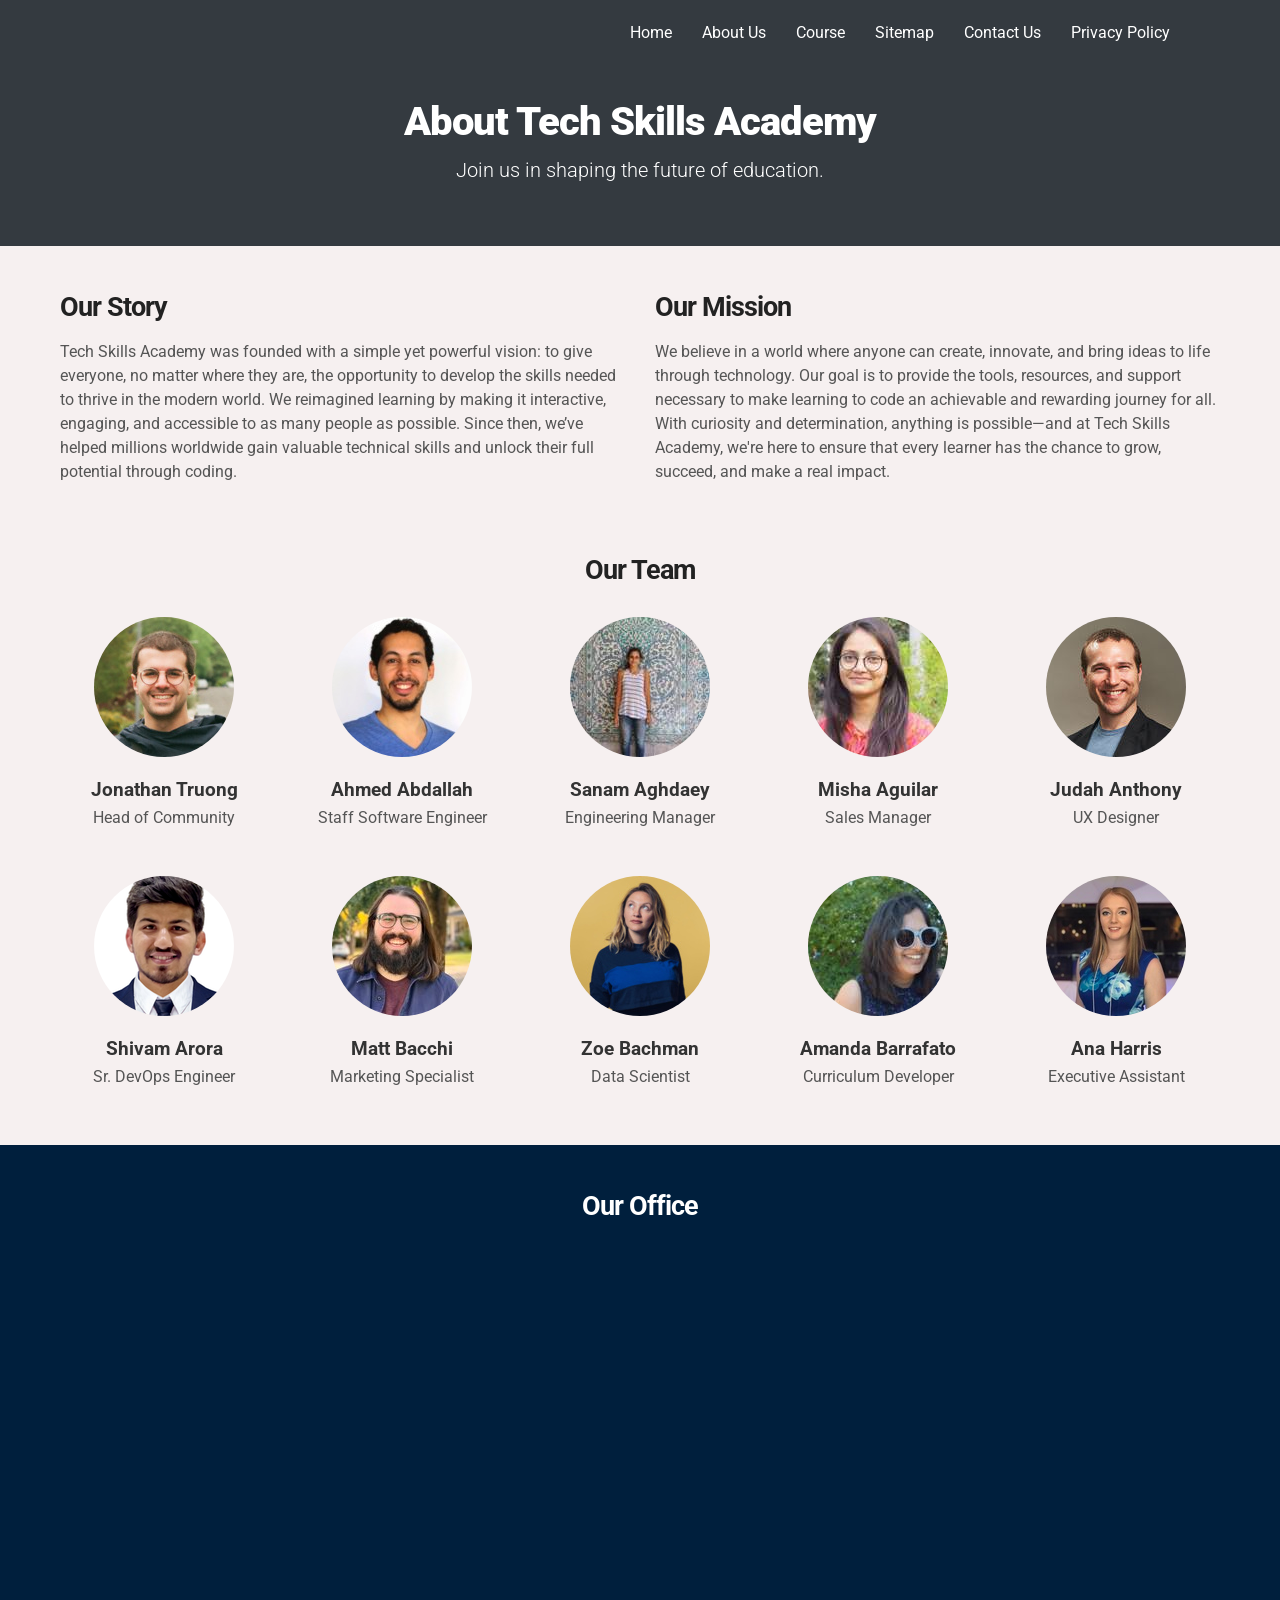
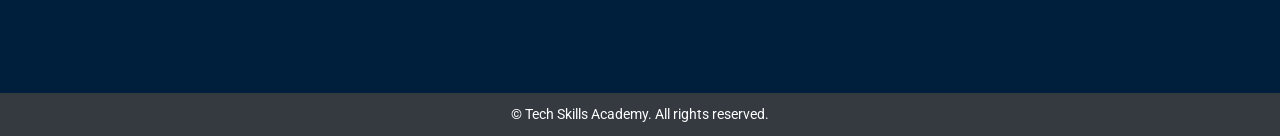
<file: pages/about-us.html>
<!DOCTYPE html>
<html lang="en">

<head>
  <meta charset="UTF-8">
  <meta name="viewport" content="width=device-width, initial-scale=1.0">

  <title>About Us | Tech Skills Academy</title>
  <meta name="description" content="Learn about Tech Skills Academy, our mission, and our commitment to quality IT education.">

  <link rel="stylesheet" href="../assets/css/styles.css">
</head>

<body>

  <header>
    <nav>
      <ul>
        <li><a href="../index.html">Home</a></li>
        <li><a href="../pages/about-us.html">About Us</a></li>
        <li><a href="../pages/course-list.html">Course</a>
          <ul>
            <li><a href="../pages/course-list.html">Programming</a>
              <ul>
                <li><a href="../pages/java-course.html">Programming in Java</a></li>
                <li><a href="../pages/dotnet-course.html">.Net Programming</a></li>
                <li><a href="../pages/html-course.html">Web Page Creation with HTML</a></li>
              </ul>
            </li>
            <li><a href="../pages/course-list.html">Office Tools</a>
              <ul>
                <li><a href="#">Microsoft Office</a></li>
              </ul>
            </li>
          </ul>
        </li>
        <li><a href="../pages/sitemap.html">Sitemap</a></li>
        <li><a href="../pages/contact-us.html">Contact Us</a></li>
        <li><a href="../pages/privacy-policy.html">Privacy Policy</a></li>
      </ul>
    </nav>
  </header>

  <main>
    
    <section class="main-header">
      <h1>About Tech Skills Academy</h1>
      <h2>Join us in shaping the future of education.</h2>
    </section>

    <section class="about-content">
      <div class="about-container">
        <!-- Our Story -->
        <div class="about-story" id="our-story">
          <h2>Our Story</h2>
          <p>Tech Skills Academy was founded with a simple yet powerful vision: to give everyone, no matter where they are,
            the opportunity to develop the skills needed to thrive in the modern world. We reimagined learning by making
            it interactive, engaging, and accessible to as many people as possible. Since then, we’ve helped millions
            worldwide gain valuable technical skills and unlock their full potential through coding.</p>
        </div>

        <!-- Our Mission -->
        <div class="about-mission" id="our-mission">
          <h2>Our Mission</h2>
          <p>We believe in a world where anyone can create, innovate, and bring ideas to life through technology. Our
            goal is to provide the tools, resources, and support necessary to make learning to code an achievable and
            rewarding journey for all. With curiosity and determination, anything is possible—and at Tech Skills Academy,
            we're here to ensure that every learner has the chance to grow, succeed, and make a real impact.</p>
        </div>
      </div>

      <!-- Our Team -->
      <div class="about-team" id="our-team">
        <h2>Our Team</h2>
        <div class="team-container">
          <div class="team-member">
            <img src="../assets/images/team1.jpg" alt="Jonathan Truong">
            <h3>Jonathan Truong</h3>
            <p>Head of Community</p>
          </div>
          <div class="team-member">
            <img src="../assets/images/team2.jpg" alt="Ahmed Abdallah">
            <h3>Ahmed Abdallah</h3>
            <p>Staff Software Engineer</p>
          </div>
          <div class="team-member">
            <img src="../assets/images/team3.jpg" alt="Sanam Aghdaey">
            <h3>Sanam Aghdaey</h3>
            <p>Engineering Manager</p>
          </div>
          <div class="team-member">
            <img src="../assets/images/team4.jpg" alt="Misha Aguilar">
            <h3>Misha Aguilar</h3>
            <p>Sales Manager</p>
          </div>
          <div class="team-member">
            <img src="../assets/images/team5.jpg" alt="Judah Anthony">
            <h3>Judah Anthony</h3>
            <p>UX Designer</p>
          </div>
          <div class="team-member">
            <img src="../assets/images/team6.jpg" alt="Shivam Arora">
            <h3>Shivam Arora</h3>
            <p>Sr. DevOps Engineer</p>
          </div>
          <div class="team-member">
            <img src="../assets/images/team7.jpg" alt="Matt Bacchi">
            <h3>Matt Bacchi</h3>
            <p>Marketing Specialist</p>
          </div>
          <div class="team-member">
            <img src="../assets/images/team8.jpg" alt="Zoe Bachman">
            <h3>Zoe Bachman</h3>
            <p>Data Scientist</p>
          </div>
          <div class="team-member">
            <img src="../assets/images/team9.jpg" alt="Amanda Barrafato">
            <h3>Amanda Barrafato</h3>
            <p>Curriculum Developer</p>
          </div>
          <div class="team-member">
            <img src="../assets/images/team10.jpg" alt="Ana Harris">
            <h3>Ana Harris</h3>
            <p>Executive Assistant</p>
          </div>
        </div>
      </div>
    </section>

    <!-- Our Location -->
    <section id="office-location">
      <h2>Our Office</h2>
      <div class="map-container">
        <iframe
          src="https://www.google.com/maps/embed?pb=!1m18!1m12!1m3!1d3971.9351263590847!2d100.32158757447539!3d5.426826834936176!2m3!1f0!2f0!3f0!3m2!1i1024!2i768!4f13.1!3m3!1m2!1s0x304ac3a170118c59%3A0x60f1644fb8a9685e!2sWawasan%20Open%20University!5e0!3m2!1sen!2smy!4v1740678207536!5m2!1sen!2smy"
          width="600" height="400" style="border:0;" allowfullscreen="" loading="lazy">
        </iframe>
      </div>
    </section>

  </main>

  <footer>
    <p>&copy; Tech Skills Academy. All rights reserved.</p>
  </footer>

  <script src="https://code.jquery.com/jquery-3.6.0.min.js"></script>
  <script src="../assets/js/script.js"></script>
</body>

</html>
</file>
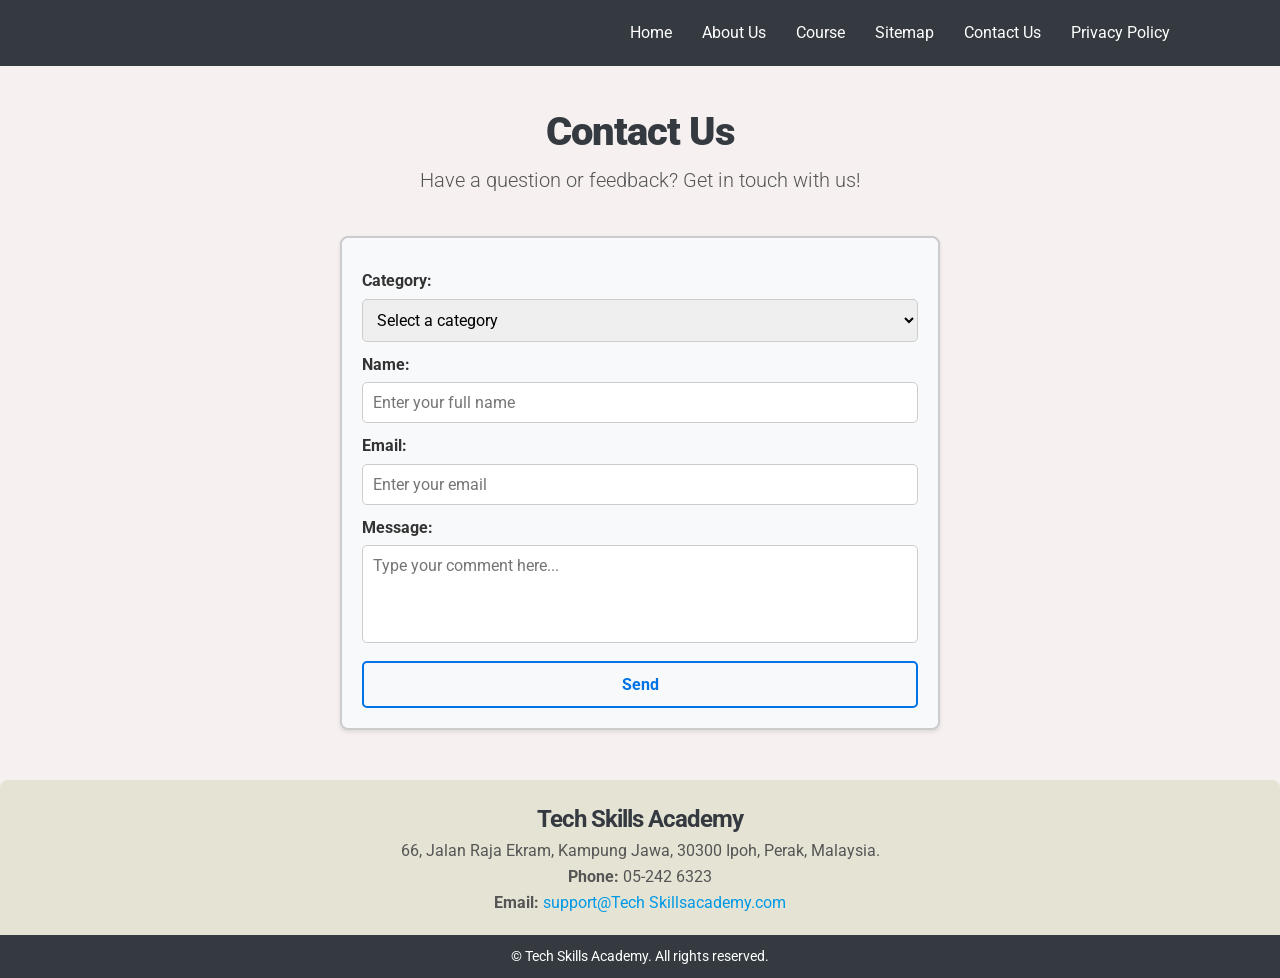
<file: pages/contact-us.html>
<!DOCTYPE html>
<html lang="en">

<head>
  <meta charset="UTF-8">
  <meta name="viewport" content="width=device-width, initial-scale=1.0">

  <title>Contact Us | Tech Skills Academy</title>
  <meta name="description" content="Contact Tech Skills Academy for course enquiries, registration, and training information.">

  <link rel="stylesheet" href="../assets/css/styles.css">
</head>

<body>

  <header>
    <nav>
      <ul>
        <li><a href="../index.html">Home</a></li>
        <li><a href="../pages/about-us.html">About Us</a></li>
        <li><a href="../pages/course-list.html">Course</a>
          <ul>
            <li><a href="../pages/course-list.html">Programming</a>
              <ul>
                <li><a href="../pages/java-course.html">Programming in Java</a></li>
                <li><a href="../pages/dotnet-course.html">.Net Programming</a></li>
                <li><a href="../pages/html-course.html">Web Page Creation with HTML</a></li>
              </ul>
            </li>
            <li><a href="../pages/course-list.html">Office Tools</a>
              <ul>
                <li><a href="#">Microsoft Office</a></li>
              </ul>
            </li>
          </ul>
        </li>
        <li><a href="../pages/sitemap.html">Sitemap</a></li>
        <li><a href="../pages/contact-us.html">Contact Us</a></li>
        <li><a href="../pages/privacy-policy.html">Privacy Policy</a></li>
      </ul>
    </nav>
  </header>

  <main>
    
    <section class="contact-title">
      <h1>Contact Us</h1>
      <h2>Have a question or feedback? Get in touch with us!</h2>
    </section>

    <!-- Inquiry Form -->
    <section class="contact-form">
      <form action="#" method="POST">
        <label for="category">Category:</label>
        <select id="category" name="category" required>
          <option value="" disabled selected>Select a category</option>
          <option value="bug">Bug Report</option>
          <option value="feedback">General Feedback</option>
          <option value="suggestion">Suggestion</option>
          <option value="other">Other</option>
        </select>

        <label for="name">Name:</label>
        <input type="text" id="name" name="name" placeholder="Enter your full name" required>

        <label for="email">Email:</label>
        <input type="email" id="email" name="email" placeholder="Enter your email" required>

        <label for="message">Message:</label>
        <textarea id="message" name="message" rows="4" placeholder="Type your comment here..." required></textarea>

        <button type="submit">Send</button>
      </form>
    </section>

    <section class="contact-info">
      <h3>Tech Skills Academy</h3>
      <p>66, Jalan Raja Ekram, Kampung Jawa, 30300 Ipoh, Perak, Malaysia.<br>
        <strong>Phone:</strong> 05-242 6323<br>
        <strong>Email:</strong> <a href="mailto:support@Tech Skillsacademy.com">support@Tech Skillsacademy.com</a>
      </p>
    </section>

  </main>

  <footer>
    <p>&copy; Tech Skills Academy. All rights reserved.</p>
  </footer>

  <script src="https://code.jquery.com/jquery-3.6.0.min.js"></script>
  <script src="../assets/js/script.js"></script>
</body>

</html>
</file>
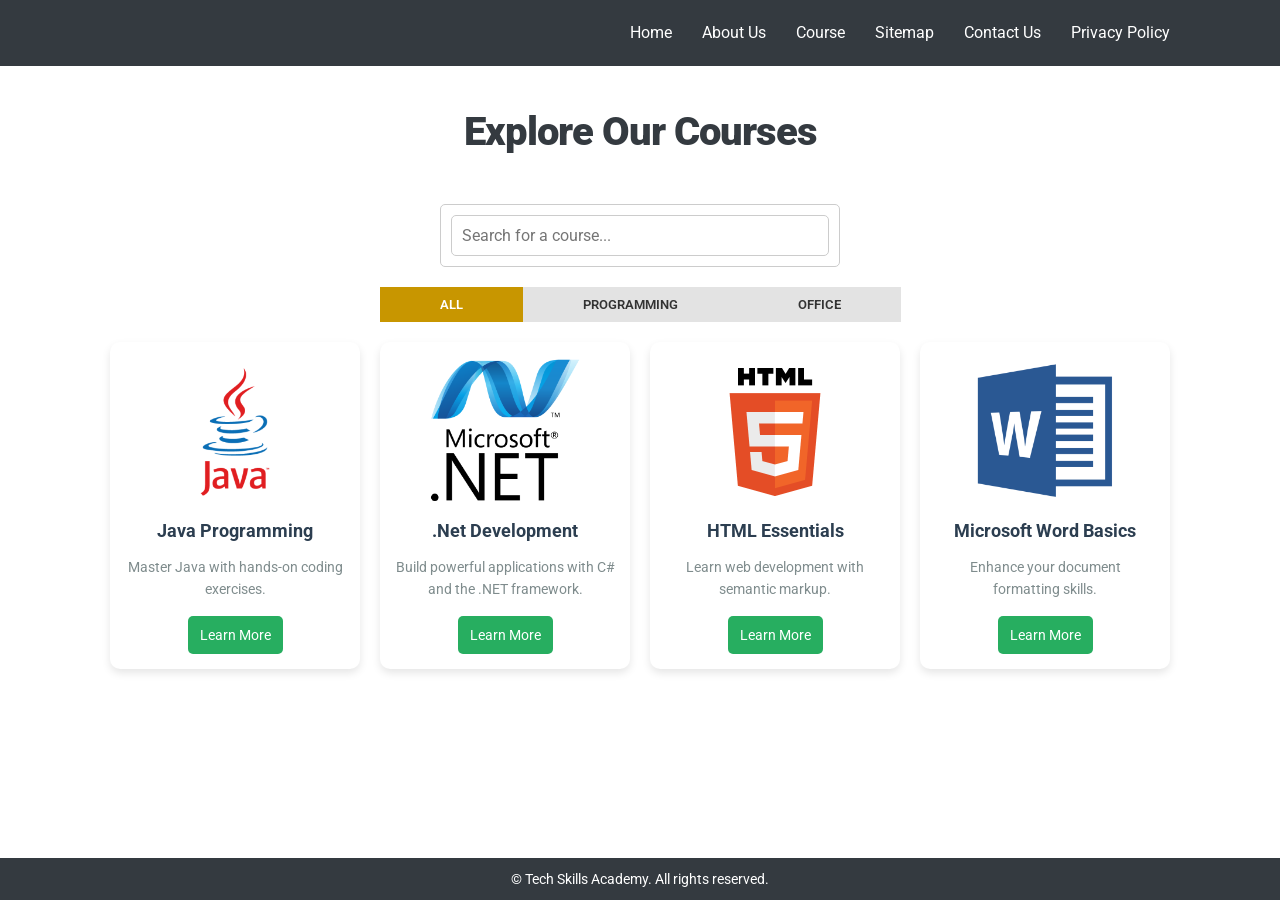
<file: pages/course-list.html>
<!DOCTYPE html>
<html lang="en">

<head>
  <meta charset="UTF-8">
  <meta name="viewport" content="width=device-width, initial-scale=1.0">

  <title>Course List | Tech Skills Academy</title>
  <meta name="description" content="Browse a selection of IT training courses offered by Tech Skills Academy.">
  
  <link rel="stylesheet" href="../assets/css/styles.css">
</head>

<body>

  <header>
    <nav>
      <ul>
        <li><a href="../index.html">Home</a></li>
        <li><a href="../pages/about-us.html">About Us</a></li>
        <li><a href="../pages/course-list.html">Course</a>
          <ul>
            <li><a href="../pages/course-list.html">Programming</a>
              <ul>
                <li><a href="../pages/java-course.html">Programming in Java</a></li>
                <li><a href="../pages/dotnet-course.html">.Net Programming</a></li>
                <li><a href="../pages/html-course.html">Web Page Creation with HTML</a></li>
              </ul>
            </li>
            <li><a href="../pages/course-list.html">Office Tools</a>
              <ul>
                <li><a href="#">Microsoft Office</a></li>
              </ul>
            </li>
          </ul>
        </li>
        <li><a href="../pages/sitemap.html">Sitemap</a></li>
        <li><a href="../pages/contact-us.html">Contact Us</a></li>
        <li><a href="../pages/privacy-policy.html">Privacy Policy</a></li>
      </ul>
    </nav>
  </header>

  <main class="course-page">

    <section class="course-title">
      <h1>Explore Our Courses</h1>
    </section>

    <div class="course-listing-container">

      <!-- Search Bar -->
      <div class="search-bar">
        <input type="text" id="course-search" placeholder="Search for a course...">
      </div>

      <!-- Course Category Filters -->
      <div class="tab-menu">
        <button class="filter-button active" data-filter="all">ALL</button>
        <button class="filter-button" data-filter="programming">PROGRAMMING</button>
        <button class="filter-button" data-filter="office-tools">OFFICE</button>
      </div>

      <!-- Course Listing Grid -->
      <div class="course-grid">
        <!-- Course Item -->
        <div class="course-item" data-category="programming">
          <img src="../assets/images/course-list1.png" alt="Java Course">
          <h2>Java Programming</h2>
          <p>Master Java with hands-on coding exercises.</p>
          <a href="../pages/java-course.html" class="btn">Learn More</a>
        </div>

        <div class="course-item" data-category="programming">
          <img src="../assets/images/course-list2.png" alt=".Net Course">
          <h2>.Net Development</h2>
          <p>Build powerful applications with C# and the .NET framework.</p>
          <a href="../pages/dotnet-course.html" class="btn">Learn More</a>
        </div>

        <div class="course-item" data-category="programming">
          <img src="../assets/images/course-list3.png" alt="HTML Course">
          <h2>HTML Essentials</h2>
          <p>Learn web development with semantic markup.</p>
          <a href="../pages/html-course.html" class="btn">Learn More</a>
        </div>

        <div class="course-item" data-category="office-tools">
          <img src="../assets/images/course-list4.png" alt="MS Word Course">
          <h2>Microsoft Word Basics</h2>
          <p>Enhance your document formatting skills.</p>
          <a href="#" class="btn">Learn More</a>
        </div>
      </div>
    </div>
    
  </main>

  <footer>
    <p>&copy; Tech Skills Academy. All rights reserved.</p>
  </footer>
  <script src="https://code.jquery.com/jquery-3.6.0.min.js"></script>
  <script src="../assets/js/script.js"></script>
</body>

</html>
</file>
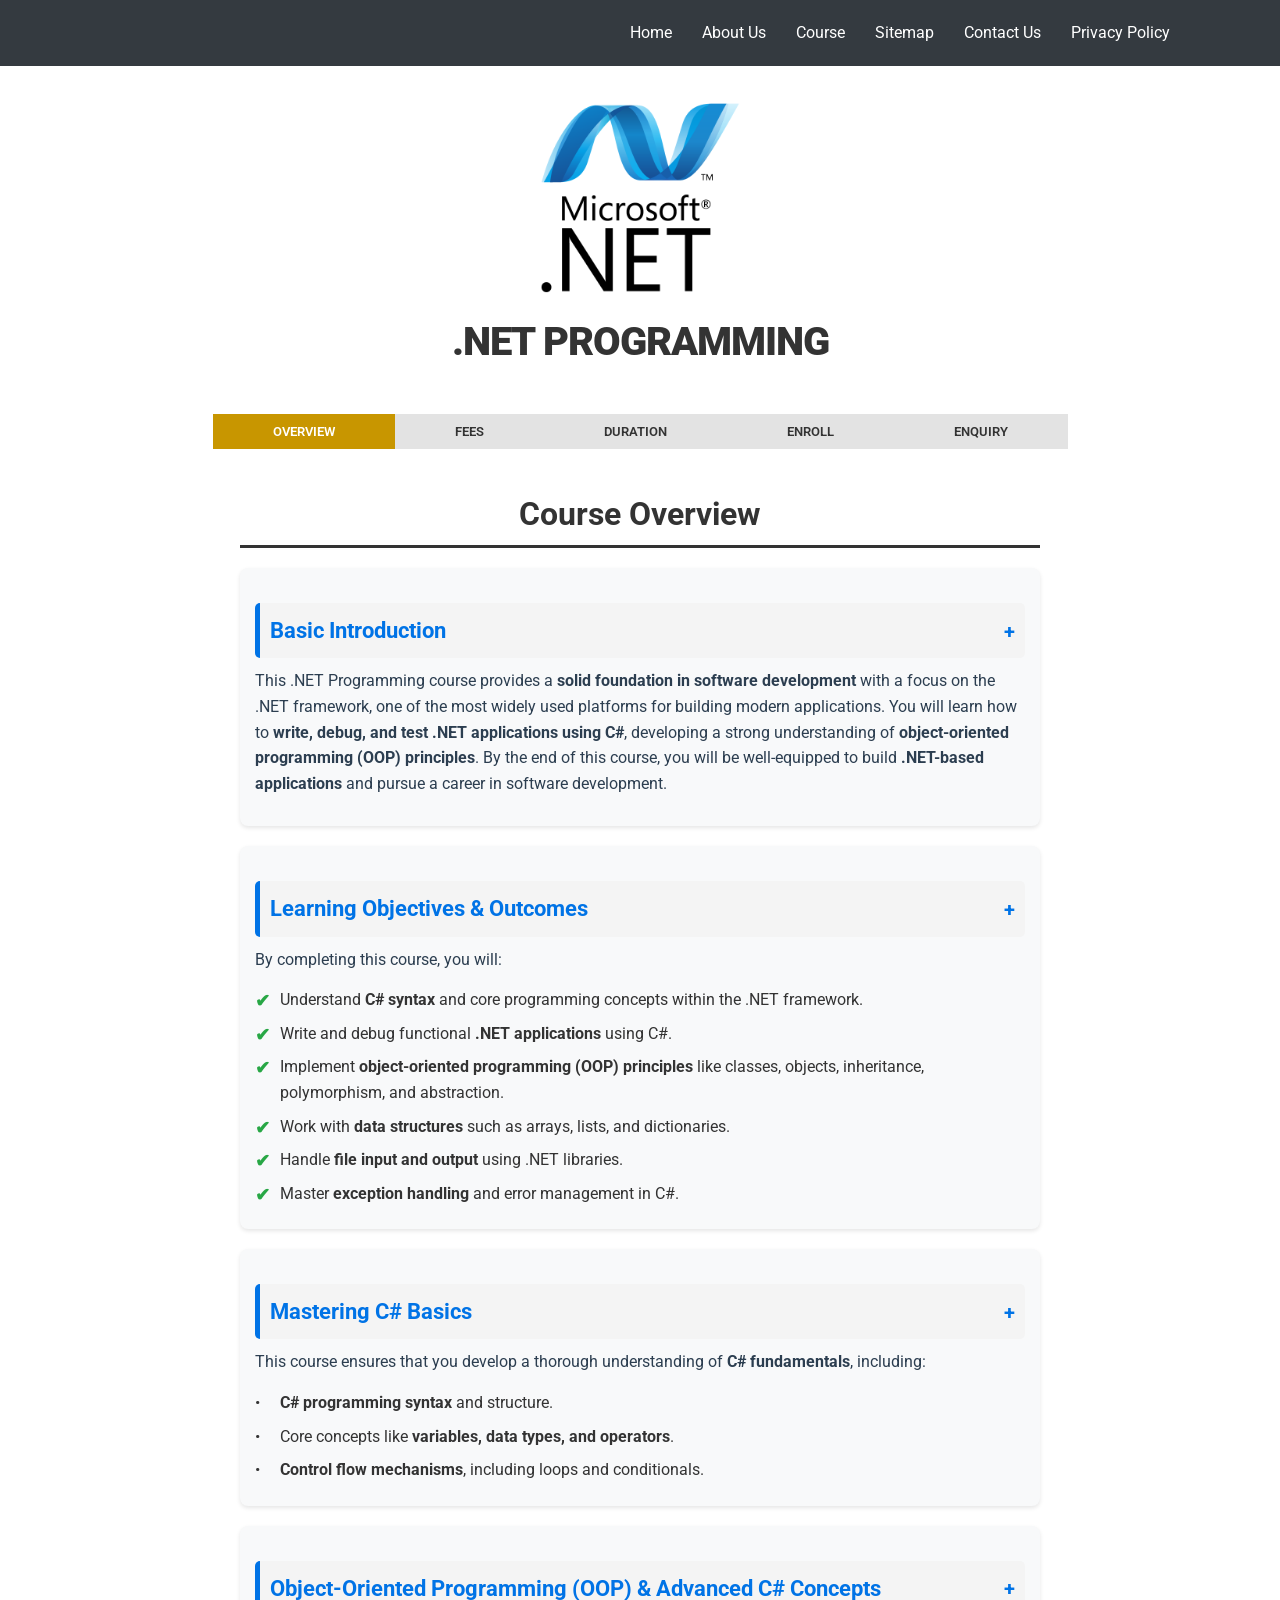
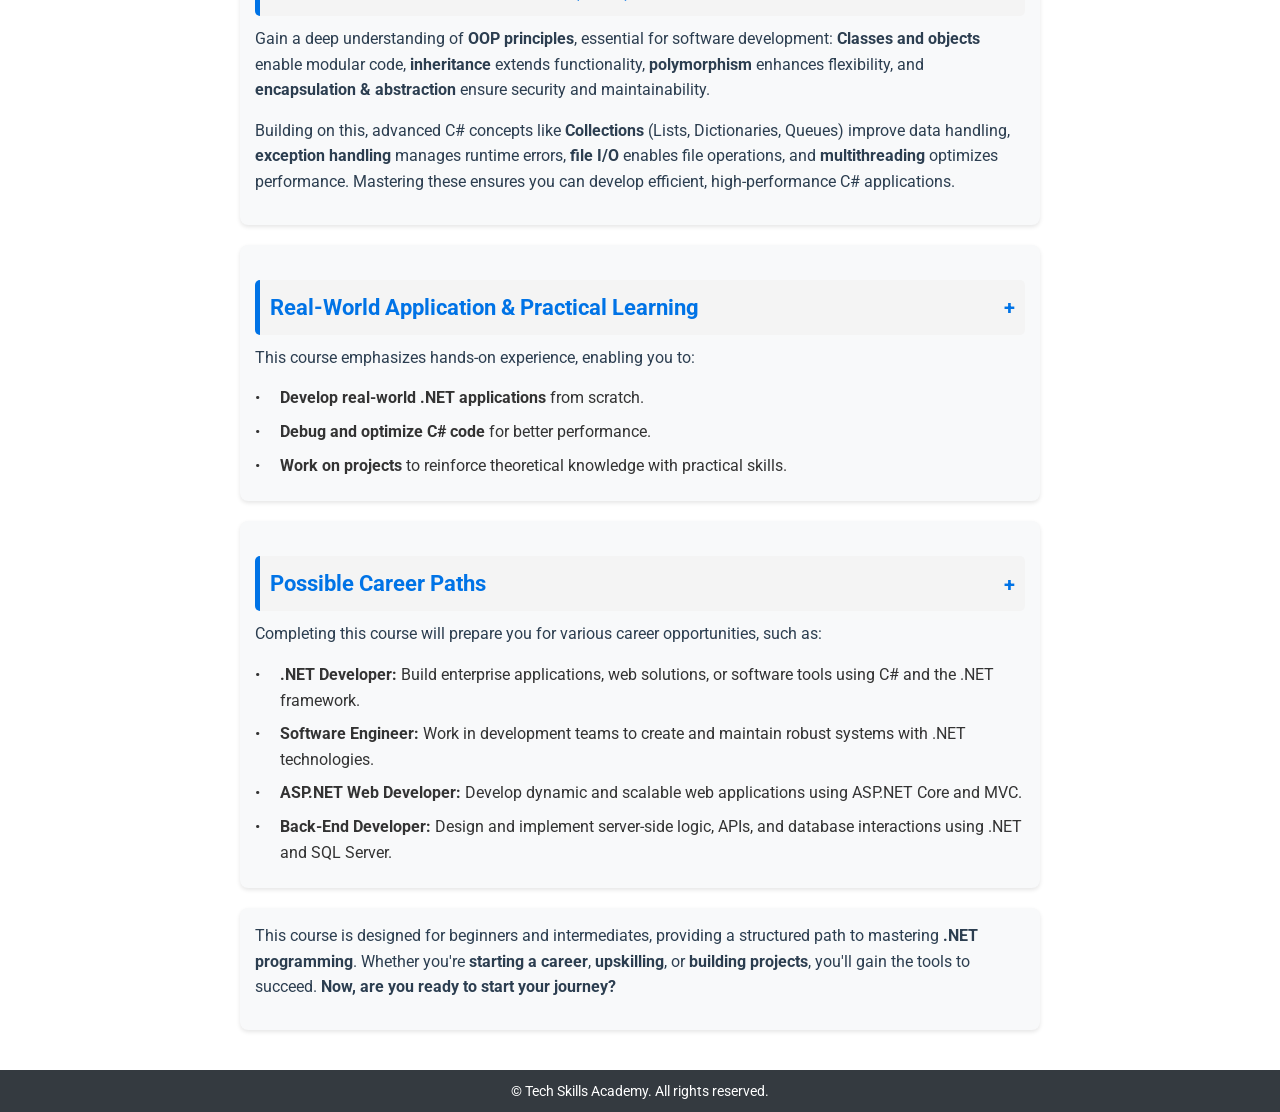
<file: pages/dotnet-course.html>
<!DOCTYPE html>
<html lang="en">

<head>
  <meta charset="UTF-8">
  <meta name="viewport" content="width=device-width, initial-scale=1.0">

  <title>.Net Course | Tech SkillsAcademy</title>
  <meta name="description" content="Learn about the .NET Programming course and its learning outcomes.">
  
  <link rel="stylesheet" href="../assets/css/styles.css">
</head>

<body>

  <header>
    <nav>
      <ul>
        <li><a href="../index.html">Home</a></li>
        <li><a href="../pages/about-us.html">About Us</a></li>
        <li><a href="../pages/course-list.html">Course</a>
          <ul>
            <li><a href="../pages/course-list.html">Programming</a>
              <ul>
                <li><a href="../pages/java-course.html">Programming in Java</a></li>
                <li><a href="../pages/dotnet-course.html">.Net Programming</a></li>
                <li><a href="../pages/html-course.html">Web Page Creation with HTML</a></li>
              </ul>
            </li>
            <li><a href="../pages/course-list.html">Office Tools</a>
              <ul>
                <li><a href="#">Microsoft Office</a></li>
              </ul>
            </li>
          </ul>
        </li>
        <li><a href="../pages/sitemap.html">Sitemap</a></li>
        <li><a href="../pages/contact-us.html">Contact Us</a></li>
        <li><a href="../pages/privacy-policy.html">Privacy Policy</a></li>
      </ul>
    </nav>
  </header>

  <main class="course-page">
    
    <section class="course-header">
      <img id="course-header-img" src="../assets/images/course-list2.png"
        alt=".Net Course Logo">
      <h1 id="course-title">.NET PROGRAMMING</h1>
    </section>

    <div class="tab-menu">
      <button class="tab-button active" data-target="overview">OVERVIEW</button>
      <button class="tab-button" data-target="fees">FEES</button>
      <button class="tab-button" data-target="duration">DURATION</button>
      <button class="tab-button" data-target="enroll">ENROLL</button>
      <button class="tab-button" data-target="enquiry">ENQUIRY</button>
    </div>

    <!-- Course Overview -->
    <div class="tab-content active" id="overview">
      <h2>Course Overview</h2>

      <section class="section" id="intro">
        <h3 class="toggle-title">Basic Introduction <span class="toggle-icon">+</span></h3>
        <div class="toggle-content">
          <p>This .NET Programming course provides a <strong>solid foundation in software development</strong> with a
            focus on the .NET framework, one of the most widely used platforms for building modern applications. You
            will learn how to <strong>write, debug, and test .NET applications using C#</strong>, developing a strong
            understanding of <strong>object-oriented programming (OOP) principles</strong>. By the end of this course,
            you will be well-equipped to build <strong>.NET-based applications</strong> and pursue a career in software
            development.</p>

        </div>
      </section>

      <section class="section" id="objectives">
        <h3 class="toggle-title">Learning Objectives & Outcomes <span class="toggle-icon">+</span></h3>
        <div class="toggle-content">
          <p>By completing this course, you will:</p>
          <ul>
            <li>Understand <strong>C# syntax</strong> and core programming concepts within the .NET framework.</li>
            <li>Write and debug functional <strong>.NET applications</strong> using C#.</li>
            <li>Implement <strong>object-oriented programming (OOP) principles</strong> like classes, objects,
              inheritance, polymorphism, and abstraction.</li>
            <li>Work with <strong>data structures</strong> such as arrays, lists, and dictionaries.</li>
            <li>Handle <strong>file input and output</strong> using .NET libraries.</li>
            <li>Master <strong>exception handling</strong> and error management in C#.</li>
          </ul>
        </div>
      </section>

      <section class="section" id="c-basics">
        <h3 class="toggle-title">Mastering C# Basics <span class="toggle-icon">+</span></h3>
        <div class="toggle-content">
          <p>This course ensures that you develop a thorough understanding of <strong>C# fundamentals</strong>,
            including:</p>
          <ul class="bullet">
            <li><strong>C# programming syntax</strong> and structure.</li>
            <li>Core concepts like <strong>variables, data types, and operators</strong>.</li>
            <li><strong>Control flow mechanisms</strong>, including loops and conditionals.</li>
          </ul>
        </div>
      </section>

      <section class="section" id="oop-concepts">
        <h3 class="toggle-title">Object-Oriented Programming (OOP) & Advanced C# Concepts <span
            class="toggle-icon">+</span></h3>
        <div class="toggle-content">
          <p>Gain a deep understanding of <strong>OOP principles</strong>, essential for software development:
            <strong>Classes and objects</strong> enable modular code, <strong>inheritance</strong> extends
            functionality, <strong>polymorphism</strong> enhances flexibility, and <strong>encapsulation &
              abstraction</strong> ensure security and maintainability.
          </p>

          <p>Building on this, advanced C# concepts like <strong>Collections</strong> (Lists, Dictionaries, Queues)
            improve data handling, <strong>exception handling</strong> manages runtime errors, <strong>file I/O</strong>
            enables file operations, and <strong>multithreading</strong> optimizes performance. Mastering these ensures
            you can develop efficient, high-performance C# applications.</p>
        </div>
      </section>

      <section class="section" id="real-world">
        <h3 class="toggle-title">Real-World Application & Practical Learning <span class="toggle-icon">+</span></h3>
        <div class="toggle-content">
          <p>This course emphasizes hands-on experience, enabling you to:</p>
          <ul class="bullet">
            <li><strong>Develop real-world .NET applications</strong> from scratch.</li>
            <li><strong>Debug and optimize C# code</strong> for better performance.</li>
            <li><strong>Work on projects</strong> to reinforce theoretical knowledge with practical skills.</li>
          </ul>
        </div>
      </section>

      <section class="section" id="career">
        <h3 class="toggle-title">Possible Career Paths <span class="toggle-icon">+</span></h3>
        <div class="toggle-content">
          <p>Completing this course will prepare you for various career opportunities, such as:</p>
          <ul class="bullet">
            <li><strong>.NET Developer:</strong> Build enterprise applications, web solutions, or software tools using
              C# and the .NET framework.</li>
            <li><strong>Software Engineer:</strong> Work in development teams to create and maintain robust systems with
              .NET technologies.</li>
            <li><strong>ASP.NET Web Developer:</strong> Develop dynamic and scalable web applications using ASP.NET Core
              and MVC.</li>
            <li><strong>Back-End Developer:</strong> Design and implement server-side logic, APIs, and database
              interactions using .NET and SQL Server.</li>
          </ul>
        </div>
      </section>

      <section class="section" id="overview-closing">
        <p>This course is designed for beginners and intermediates, providing a structured path to mastering
          <strong>.NET programming</strong>.
          Whether you're <strong>starting a career</strong>, <strong>upskilling</strong>, or <strong>building
            projects</strong>, you'll gain the tools to succeed.
          <strong>Now, are you ready to start your journey?</strong>
        </p>
      </section>
    </div>

    <!-- Course Fees -->
    <div class="tab-content" id="fees">
      <h2>Course Fees</h2>

      <section class="section" id="fees-intro">
        <h3 class="toggle-title">Affordable and Flexible Payment Options for Every Learner <span
            class="toggle-icon">+</span></h3>
        <div class="toggle-content">
          <p>Invest in your future with the <strong>.NET Programming Course</strong>, designed to equip you with
            <strong>industry-relevant skills</strong> at an affordable price.
            We offer <strong>flexible payment plans</strong>, <strong>scholarships</strong>, and <strong>special
              discounts</strong> to ensure accessibility for all learners.
          </p>
        </div>
      </section>

      <section class="section" id="price">
        <h3 class="toggle-title">Course Price <span class="toggle-icon">+</span></h3>
        <div class="toggle-content">
          <p><strong>Total Cost: RM5,130</strong></p>
          <ul class="bullet">
            <li>Full access to <strong>all course materials, quizzes, assignments, and updates</strong>.</li>
            <li>No hidden fees - learn <strong>at your own pace</strong> with lifetime access.</li>
          </ul>
          <p><strong>Limited-Time Offer: Early enrollments & group discounts available!</strong></p>
        </div>
      </section>

      <section class="section" id="scholarships">
        <h3 class="toggle-title">Scholarships & Financial Assistance <span class="toggle-icon">+</span></h3>
        <div class="toggle-content">
          <p>We are committed to making quality education accessible to everyone. We offer <strong>scholarship
              opportunities
              and financial aid</strong> for eligible students:</p>
          <ul class="bullet">
            <li><strong>Merit-Based Scholarships</strong>: For students with exceptional academic or professional
              backgrounds.</li>
            <li><strong>Need-Based Scholarships</strong>: For learners facing financial hardship</li>
            <li><strong>Diversity & Inclusion Grants</strong>: Supporting students from underrepresented communities
              in tech.</li>
            <li><strong>Workforce Development Sponsorships</strong>: For individuals transitioning into tech
              careers.</li>
          </ul>
          <p><strong>How to Apply?</strong> Contact our support team for scholarship application details and eligibility
            criteria.</p>
        </div>
      </section>

      <section class="section" id="payment">
        <h3 class="toggle-title">Flexible Payment & Financing Options <span class="toggle-icon">+</span></h3>
        <div class="toggle-content">
          <p>We understand that upfront payments may not always be feasible. That's why we provide <strong>multiple
              financing options</strong>:</p>
          <h4><strong>Installment Plans</strong></h4>
          <ul class="bullet">
            <li>Pay in <strong>3, 6, or 12-month installments</strong>.</li>
            <li>No interest on selected plans.</li>
          </ul>
          <h4><strong>Employer Sponsorship & Reimbursement</strong></h4>
          <ul class="bullet">
            <li>Many companies <strong>fund employee training programs</strong>. Check with your HR or manager!</li>
          </ul>
          <p><strong>Need help with financing?</strong> Contact us for personalized assistance.</p>
        </div>
      </section>

      <section class="section" id="methods">
        <h3 class="toggle-title">Payment Methods <span class="toggle-icon">+</span></h3>
        <div class="toggle-content">
          <p>We support multiple payment methods for a <strong>hassle-free enrollment experience</strong>:</p>
          <ul class="bullet">
            <li><strong>Credit/Debit Cards</strong> - Secure online transactions with all major providers</li>
            <li><strong>PayPal</strong> - Fast and convenient digital payments.</li>
            <li><strong>Bank Transfer</strong> - Direct deposits available (contact us for details).</li>
            <li><strong>Government Loans & Grants</strong> - Eligible learners can apply for government funding or
              student loans.</li>
          </ul>
        </div>
      </section>

      <section class="section" id="discount">
        <h3 class="toggle-title">Discounts & Special Offers <span class="toggle-icon">+</span></h3>
        <div class="toggle-content">
          <ul class="bullet">
            <li><strong>Early Bird Discount</strong> - Register early to save more!</li>
            <li><strong>Group Enrollments</strong> - Special discounts for enrolling with friends or colleagues.</li>
            <li><strong>Student & Alumni Discount</strong> - Reduced rates for students and returning learners.</li>
          </ul>
        </div>
      </section>

      <section class="section" id="fees-closing">
        <p>With flexible payment plans, scholarships, and discounts, nothing stands in the way of advancing your Java
          skills. <strong>Enroll now and take the next step toward a rewarding career!</strong></p>
      </section>
    </div>

    <!-- Course Duration -->
    <div class="tab-content" id="duration">
      <h2>Course Duration</h2>

      <section class="section" id="duration-intro">
        <h3 class="toggle-title">Learn at Your Own Pace with Structured Guidance <span class="toggle-icon">+</span></h3>
        <div class="toggle-content">
          <p>Our <strong>.NET Programming Course</strong> is designed to be flexible and accessible, allowing you to
            learn at your own pace while still providing structured guidance. Whether you prefer a fast-track approach
            or a gradual learning process, our format ensures comprehensive learning and hands-on practice.</p>
        </div>
      </section>

      <section class="section" id="estimated">
        <h3 class="toggle-title">Course Duration <span class="toggle-icon">+</span></h3>
        <div class="toggle-content">
          <ul class="bullet">
            <li><strong>Estimated Completion Time: 6-8 weeks</strong> (self-paced).</li>
            <li>The course includes <strong>structured modules</strong> that guide you through fundamental to advanced
              Java concepts.</li>
            <li>You can choose to complete the course <strong>at your own pace</strong>-faster or slower depending on
              your schedule.</li>
          </ul>
          <h4>Access Duration</h4>
          <p>Enjoy lifetime access to all course materials, including future updates, quizzes, and exercises, allowing
            you to review lessons anytime, even after completion.</p>
        </div>
      </section>

      <section class="section" id="format">
        <h3 class="toggle-title">Learning Format <span class="toggle-icon">+</span></h3>
        <div class="toggle-content">
          <p>We provide a blended learning experience, combining theory, hands-on coding, and interactive discussions.
          </p>
          <ul>
            <li><strong>Pre-Recorded Video Lessons</strong> - Learn through structured, high-quality video content.</li>
            <li><strong>Interactive Quizzes & Assignments</strong> - Reinforce your understanding with practical
              challenges.</li>
            <li><strong>Coding Exercises</strong> - Work on real-world Java programming tasks to strengthen your skills.
            </li>
            <li><strong>Discussion Forums & Peer Collaboration</strong> - Engage with instructors and fellow students.
            </li>
            <li><strong>Capstone Project</strong> - Apply your knowledge by building a complete Java application.</li>
          </ul>
        </div>
      </section>

      <section class="section" id="resources">
        <h3 class="toggle-title">Support & Resources <span class="toggle-icon">+</span></h3>
        <div class="toggle-content">
          <p>We ensure you have the necessary support throughout your learning journey:</p>
          <ul>
            <li><strong>Instructor Support</strong> - Get help via email or discussion forums.</li>
            <li><strong>Student Community</strong> - Connect with peers for discussions, group learning, and
              collaboration.</li>
            <li><strong>Supplementary Learning Materials</strong> - Additional articles, guides, and external resources
              for deeper learning.</li>
          </ul>
        </div>
      </section>

      <section class="section" id="schedule">
        <h3 class="toggle-title">Course Schedule <span class="toggle-icon">+</span></h3>
        <div class="toggle-content">
          <p>The course is designed to be self-paced, but for those who prefer structure, we provide a suggested
            learning schedule.</p>
          <a href="../pages/dotnet-schedule.html">📅 View Course Schedule</a> <!-- Link to Course Schedule page -->
        </div>
      </section>
    </div>

    <!-- Enrollment -->
    <div class="tab-content" id="enroll">
      <h2>Enrollment</h2>

      <section class="section" id="signup">
        <h3 class="toggle-title">How to Sign Up for the Course <span class="toggle-icon">+</span></h3>
        <div class="toggle-content">
          <p>Enrolling in the Java Programming Course is simple and quick! Follow these steps to get started:</p>
          <ul>
            <li><strong>Step 1. Fill Out the Registration Form</strong> - Provide your details.</li>
            <li><strong>Step 2. Submit Your Enrollment</strong> - Click the "Enroll Now" button.</li>
            <li><strong>Step 3. Complete Payment</strong> - You will be redirected to the payment page to choose your
              preferred method.</li>
            <li><strong>Step 4. Get Instant Access</strong> - Once payment is confirmed, you will receive a confirmation
              email with access details.</li>
          </ul>
        </div>
      </section>

      <!-- Course Registration Form -->
      <section class="section" id="registration-form">
        <h3 class="toggle-title">Course Registration Form <span class="toggle-icon">+</span></h3>
        <div class="toggle-content">
          <section class="section" id="registration">
            <form action="#" method="POST">

              <label for="full-name">Full Name</label>
              <input type="text" id="full-name" name="full-name" placeholder="Enter your full name" required>

              <label for="email">Email Address</label>
              <input type="email" id="email" name="email" placeholder="Enter your email" required>

              <label for="phone">Phone Number</label>
              <input type="tel" id="phone" name="phone" placeholder="Enter your phone number" required>

              <label for="learning-mode">Preferred Learning Mode</label>
              <select id="learning-mode" name="learning-mode" required>
                <option value="online">Online</option>
                <option value="offline">In-Person</option>
                <option value="hybrid">Hybrid (Both Online & In-Person)</option>
              </select>

              <label for="payment-plan">Select Payment Plan</label>
              <select id="payment-plan" name="payment-plan" required>
                <option value="full-payment">Full Payment</option>
                <option value="installment-3">3-Month Installment</option>
                <option value="installment-6">6-Month Installment</option>
              </select>

              <label for="comments">Additional Comments (Optional)</label>
              <textarea id="comments" name="comments" rows="4" placeholder="Type your comment here..."></textarea>

              <div class="terms-container">
                <input type="checkbox" id="terms" name="terms">
                <label for="terms">I agree to <a href="#">Terms & Conditions</a></label>
              </div>

              <button type="submit">Enroll Now</button>
            </form>
          </section>
        </div>
      </section>

      <section class="section" id="why-enroll">
        <h3 class="toggle-title">Why Enroll Now? <span class="toggle-icon">+</span></h3>
        <div class="toggle-content">
          <ul>
            <li><strong>Lifetime Access</strong> - Learn at your own pace, anytime.</li>
            <li><strong>Comprehensive Curriculum</strong> - Cover everything from fundamentals to advanced Java
              concepts.</li>
            <li><strong>Hands-on Projects</strong> - Gain real-world experience with coding exercises and a final
              capstone project.</li>
            <li><strong>Flexible Payment Options</strong> - Choose from various payment plans, including scholarships
              and installment plans.</li>
          </ul>
        </div>
      </section>
    </div>

    <!-- Enquiry -->
    <div class="tab-content" id="enquiry">
      <h2>Online Enquiry</h2>
      <p>Have questions? We've got you covered! Find answers to common queries about our Java Programming Course below.
        If you need more help, feel free to reach out!</p>

      <section class="section" id="faqs">
        <h3 class="toggle-title">Frequently Asked Questions (FAQs) <span class="toggle-icon">+</span></h3>
        <div class="toggle-content">
          <h4>Course Access & Learning</h4>
          <ul class="bullet">
            <li>
              <strong>Can I access the course after completion?</strong><br>
              Yes! Once enrolled, you get <strong>lifetime access</strong>, including future updates.
            </li>
            <li>
              <strong>Do I need prior programming experience?</strong><br>
              No! This course is designed for beginners, but some basic knowledge can be helpful.
            </li>
            <li>
              <strong>How long does it take to complete the course?</strong><br>
              It's <strong>self-paced</strong>, but most students finish in <strong>6-8 weeks</strong>, depending on
              their schedule.
            </li>
            <li>
              <strong>Will I receive a certificate upon completion?</strong><br>
              Yes! You'll get a <strong>certificate of completion</strong> to showcase your skills.
            </li>
          </ul>
          <h4>Payment & Financial Aid</h4>
          <ul>
            <li>
              <strong>What payment methods do you accept?</strong><br>
              We offer multiple flexible options:<br>
              <ul>
                <li><strong>Credit/Debit Cards</strong></li>
                <li><strong>Paypal</strong></li>
                <li><strong>Bank Transfers</strong></li>
                <li><strong>Installment Plans</strong></li>
                <li><strong>Scholarships</strong></li>
              </ul>
            </li>
          </ul>
          <h4>Support & Assistance</h4>
          <ul>
            <li>
              <strong>Can I get support if I have doubts during the course?</strong><br>
              Absolutely! You'll have access to:<br>
              <ul>
                <li><strong>Instructor Support</strong> - Email us for guidance.</li>
                <li><strong>Student Community</strong> - Collaborate and discuss with peers.</li>
                <li><strong>Supplementary Resources</strong> - Additional learning materials to enhance your experience.
                </li>
              </ul>
            </li>
          </ul>
        </div>
      </section>

      <section class="section" id="contact">
        <h3 class="toggle-title">Still Have Questions? <span class="toggle-icon">+</span></h3>
        <div class="toggle-content">
          <p>We're here to help! Reach out to us anytime:</p>
          <p><strong>Email:</strong> support@techskillsacademy.com</p>
          <p><strong>Phone:</strong> 05-242 6323</p>
          <p>Or simply send us a message via the <a href="../pages/contact-us.html"><strong>Contact Us</strong></a> page, and
            we'll get back to you!</p>
        </div>
      </section>
    </div>

  </main>

  <footer>
    <p>&copy; Tech Skills Academy. All rights reserved.</p>
  </footer>

  <script src="https://code.jquery.com/jquery-3.6.0.min.js"></script>
  <script src="../assets/js/script.js"></script>
</body>

</html>
</file>
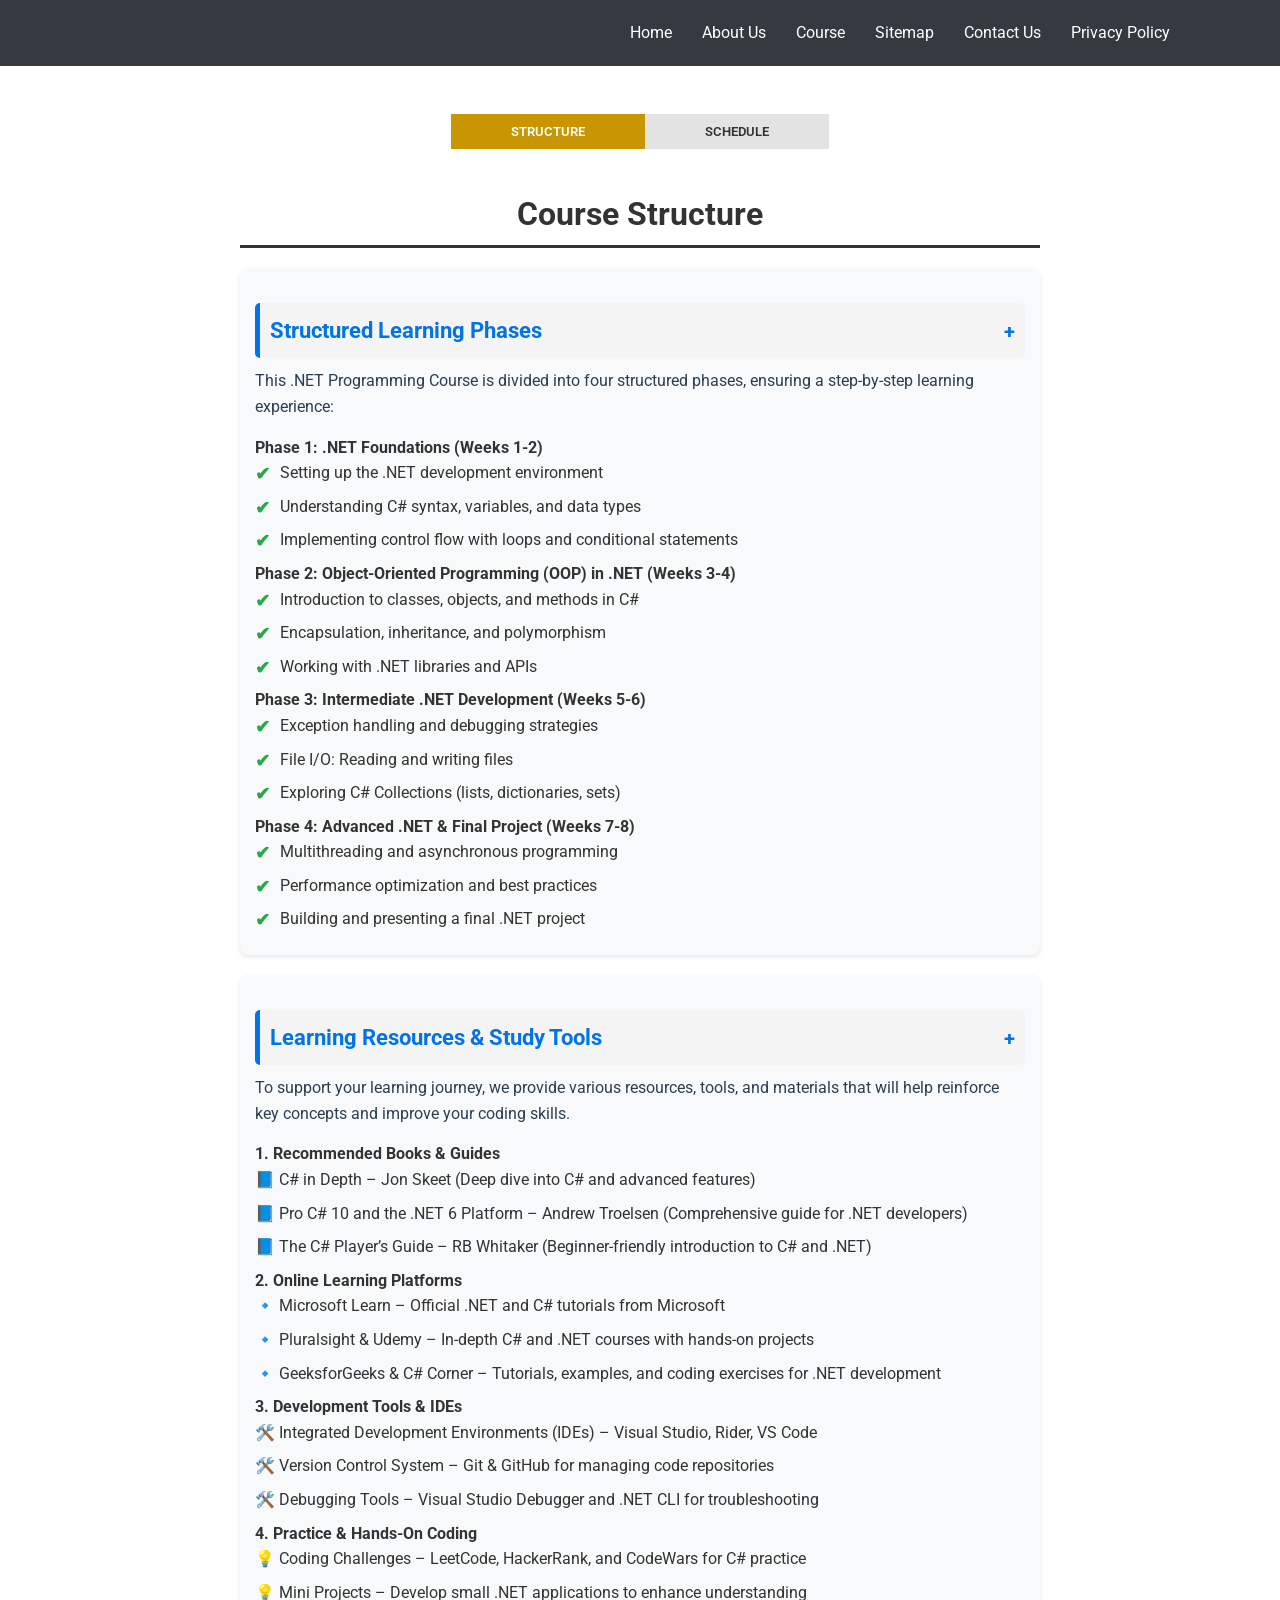
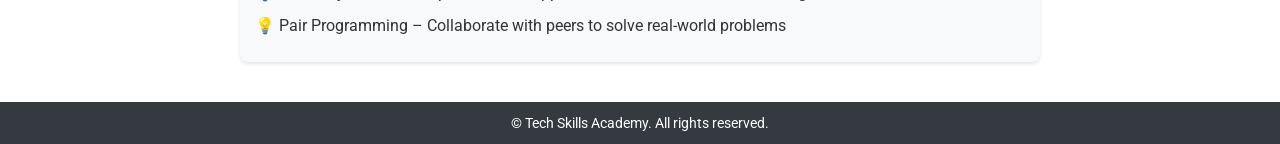
<file: pages/dotnet-schedule.html>
<!DOCTYPE html>
<html lang="en">

<head>
  <meta charset="UTF-8">
  <meta name="viewport" content="width=device-width, initial-scale=1.0">

  <title>.Net Course Schedule | Tech Skills Academy</title>
  <meta name="description" content="View the schedule for the .NET Programming course.">
  
  <link rel="stylesheet" href="../assets/css/styles.css">
</head>

<body>

  <header>
    <nav>
      <ul>
        <li><a href="../index.html">Home</a></li>
        <li><a href="../pages/about-us.html">About Us</a></li>
        <li><a href="../pages/course-list.html">Course</a>
          <ul>
            <li><a href="../pages/course-list.html">Programming</a>
              <ul>
                <li><a href="../pages/java-course.html">Programming in Java</a></li>
                <li><a href="../pages/dotnet-course.html">.Net Programming</a></li>
                <li><a href="../pages/html-course.html">Web Page Creation with HTML</a></li>
              </ul>
            </li>
            <li><a href="../pages/course-list.html">Office Tools</a>
              <ul>
                <li><a href="#">Microsoft Office</a></li>
              </ul>
            </li>
          </ul>
        </li>
        <li><a href="../pages/sitemap.html">Sitemap</a></li>
        <li><a href="../pages/contact-us.html">Contact Us</a></li>
        <li><a href="../pages/privacy-policy.html">Privacy Policy</a></li>
      </ul>
    </nav>
  </header>

  <main class="course-page">
    
    <section class="course-header">
      <h1 id="course-title">.NET COURSE SCHEDULE</h1>
    </section>

    <div class="tab-menu">
      <button class="tab-button active" data-target="structure">STRUCTURE</button>
      <button class="tab-button" data-target="schedule">SCHEDULE</button>
    </div>

    <!-- Course Structure -->
    <div class="tab-content active" id="structure">
      <h2>Course Structure</h2>

      <section class="section" id="course-phase">
        <h3 class="toggle-title">Structured Learning Phases <span class="toggle-icon">+</span></h3>
        <div class="toggle-content">
          <p>This .NET Programming Course is divided into four structured phases, ensuring a step-by-step learning
            experience:</p>
          <h4>Phase 1: .NET Foundations (Weeks 1-2)</h4>
          <ul>
            <li>Setting up the .NET development environment</li>
            <li>Understanding C# syntax, variables, and data types</li>
            <li>Implementing control flow with loops and conditional statements</li>
          </ul>
          <h4>Phase 2: Object-Oriented Programming (OOP) in .NET (Weeks 3-4)</h4>
          <ul>
            <li>Introduction to classes, objects, and methods in C#</li>
            <li>Encapsulation, inheritance, and polymorphism</li>
            <li>Working with .NET libraries and APIs</li>
          </ul>
          <h4>Phase 3: Intermediate .NET Development (Weeks 5-6)</h4>
          <ul>
            <li>Exception handling and debugging strategies</li>
            <li>File I/O: Reading and writing files</li>
            <li>Exploring C# Collections (lists, dictionaries, sets)</li>
          </ul>
          <h4>Phase 4: Advanced .NET & Final Project (Weeks 7-8)</h4>
          <ul>
            <li>Multithreading and asynchronous programming</li>
            <li>Performance optimization and best practices</li>
            <li>Building and presenting a final .NET project</li>
          </ul>
        </div>
      </section>

      <section class="section" id="tools">
        <h3 class="toggle-title">Learning Resources & Study Tools <span class="toggle-icon">+</span></h3>
        <div class="toggle-content">
          <p>To support your learning journey, we provide various resources, tools, and materials that will help
            reinforce key concepts and improve your coding skills.</p>
          <h4>1. Recommended Books & Guides</h4>
          <ul class="no-style">
            <li>📘 C# in Depth – Jon Skeet (Deep dive into C# and advanced features)</li>
            <li>📘 Pro C# 10 and the .NET 6 Platform – Andrew Troelsen (Comprehensive guide for .NET developers)</li>
            <li>📘 The C# Player’s Guide – RB Whitaker (Beginner-friendly introduction to C# and .NET)</li>
          </ul>
          <h4>2. Online Learning Platforms</h4>
          <ul class="no-style">
            <li>🔹 Microsoft Learn – Official .NET and C# tutorials from Microsoft</li>
            <li>🔹 Pluralsight & Udemy – In-depth C# and .NET courses with hands-on projects</li>
            <li>🔹 GeeksforGeeks & C# Corner – Tutorials, examples, and coding exercises for .NET development</li>
          </ul>
          <h4>3. Development Tools & IDEs</h4>
          <ul class="no-style">
            <li>🛠️ Integrated Development Environments (IDEs) – Visual Studio, Rider, VS Code</li>
            <li>🛠️ Version Control System – Git & GitHub for managing code repositories</li>
            <li>🛠️ Debugging Tools – Visual Studio Debugger and .NET CLI for troubleshooting</li>
          </ul>
          <h4>4. Practice & Hands-On Coding</h4>
          <ul class="no-style">
            <li>💡 Coding Challenges – LeetCode, HackerRank, and CodeWars for C# practice</li>
            <li>💡 Mini Projects – Develop small .NET applications to enhance understanding</li>
            <li>💡 Pair Programming – Collaborate with peers to solve real-world problems</li>
          </ul>
        </div>
      </section>
    </div>

    <!-- Weekly Schedule Table -->
    <div class="tab-content" id="schedule">
      <h2>Weekly Schedule Breakdown</h2>

      <section class="section" id="breakdown">
        <table class="schedule-table">
          <thead>
            <tr>
              <th>Week</th>
              <th>Topic</th>
              <th>Key Activities</th>
            </tr>
          </thead>
          <tbody>
            <tr>
              <td>Week 1</td>
              <td>Introduction to .NET & C#</td>
              <td>
                <ul class="bullet">
                  <li>Set up .NET SDK and an IDE (Visual Studio, Rider, or VS Code)</li>
                  <li>Write and run your first C# program</li>
                  <li>Understand variables, data types, and operators in C#</li>
                </ul>
              </td>
            </tr>
            <tr>
              <td>Week 2</td>
              <td>Control Flow & Methods</td>
              <td>
                <ul class="bullet">
                  <li>Implement if-else statements, switch cases, and loops (for, while, do-while)</li>
                  <li>Create and use methods with parameters and return types</li>
                  <li>Debugging and troubleshooting logic errors in C# programs</li>
                </ul>
              </td>
            </tr>
            <tr>
              <td>Week 3</td>
              <td>Object-Oriented Programming (OOP)</td>
              <td>
                <ul class="bullet">
                  <li>Learn how to create classes and objects in C#</li>
                  <li>Implement constructors, properties, and access modifiers (private, public, protected)</li>
                  <li>Apply encapsulation for data security and maintainability</li>
                </ul>
              </td>
            </tr>
            <tr>
              <td>Week 4</td>
              <td>Inheritance & Polymorphism</td>
              <td>
                <ul class="bullet">
                  <li>Extend classes using inheritance</li>
                  <li>Override methods and use polymorphism for flexibility</li>
                  <li>Work with abstract classes and interfaces in .NET</li>
                </ul>
              </td>
            </tr>
            <tr>
              <td>Week 5</td>
              <td>Exception Handling & File I/O</td>
              <td>
                <ul class="bullet">
                  <li>Handle runtime errors using try-catch-finally blocks</li>
                  <li>Read from and write to text files using C# I/O libraries</li>
                  <li>Understand checked vs. unchecked exceptions</li>
                </ul>
              </td>
            </tr>
            <tr>
              <td>Week 6</td>
              <td>.NET Collections & Data Structures</td>
              <td>
                <ul class="bullet">
                  <li>Work with Lists, Dictionaries, Queues, and Stacks in C#</li>
                  <li>Learn sorting and searching techniques with LINQ</li>
                  <li>Optimize data storage and retrieval efficiency</li>
                </ul>
              </td>
            </tr>
            <tr>
              <td>Week 7</td>
              <td>Advanced .NET & Project Work</td>
              <td>
                <ul class="bullet">
                  <li>Understand multithreading and asynchronous programming (async/await)</li>
                  <li>Implement parallel processing with Task and Thread classes</li>
                  <li>Begin planning and developing your final .NET project</li>
                </ul>
              </td>
            </tr>
            <tr>
              <td>Week 8</td>
              <td>Final Project & Assessment</td>
              <td>
                <ul class="bullet">
                  <li>Complete and test your final .NET application</li>
                  <li>Submit the project for peer or instructor review</li>
                  <li>Take the final assessment to evaluate your knowledge</li>
                </ul>
              </td>
            </tr>
          </tbody>
        </table>
      </section>

      <section class="section" id="commitment">
        <h3 class="toggle-title">Study Time Commitment <span class="toggle-icon">+</span></h3>
        <div class="toggle-content">
          <p>Each week, students should allocate approximately 8-10 hours to complete all learning activities,
            including:</p>
          <ul class="no-style">
            <li>📺 <strong>Video Lessons</strong>: 2-3 hours</li>
            <li>💡 <strong>Self-Practice & Coding Exercises</strong>: 3-5 hours</li>
            <li>📝 <strong>Assignments & Project Work</strong>: 2-3 hours</li>
            <li>📅 <strong>Tutorial Class & Discussions</strong>: 1-1.5 hours</li>
          </ul>
          <p>While the course is self-paced, following the weekly schedule is recommended to ensure consistent progress.
            Adjust your pace as needed, but staying on track will help you complete the course successfully.</p>
        </div>
      </section>
    </div>

  </main>

  <footer>
    <p>&copy; Tech Skills Academy. All rights reserved.</p>
  </footer>

  <script src="https://code.jquery.com/jquery-3.6.0.min.js"></script>
  <script src="../assets/js/script.js"></script>
</body>

</html>
</file>
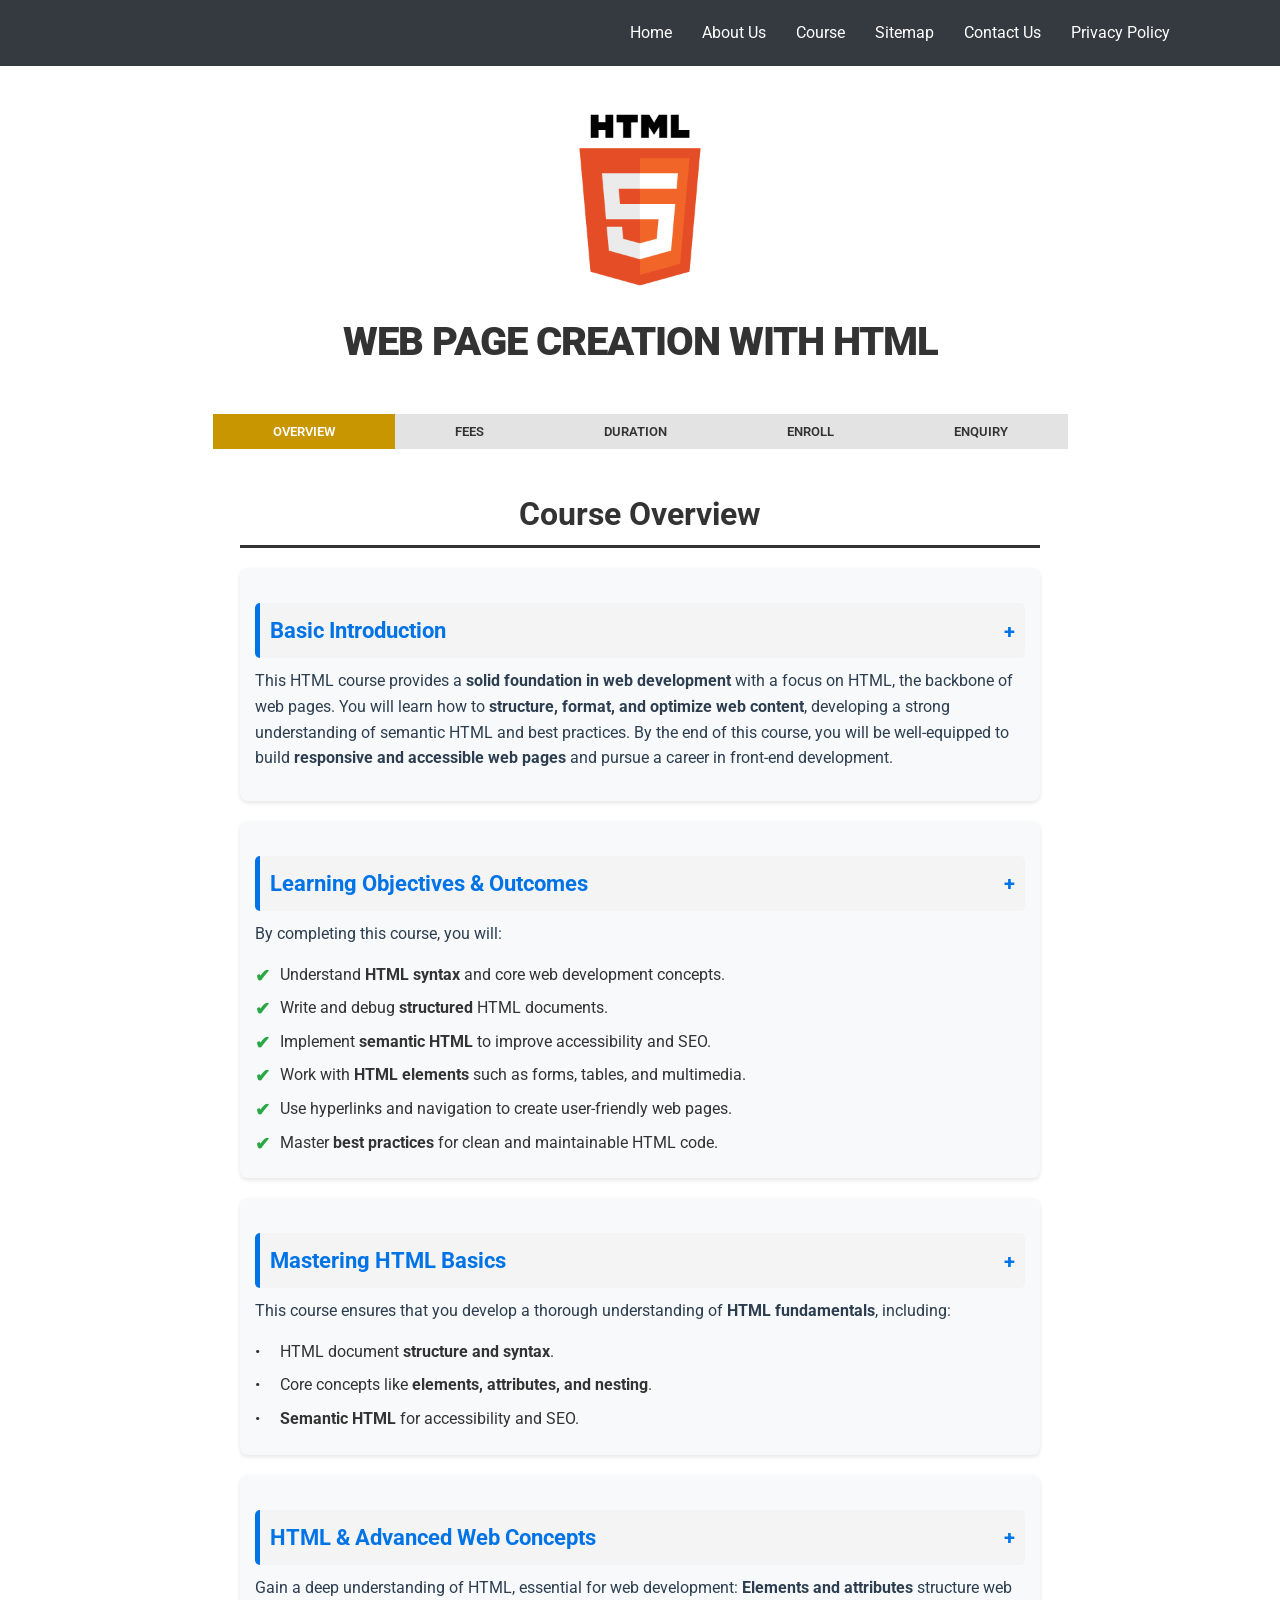
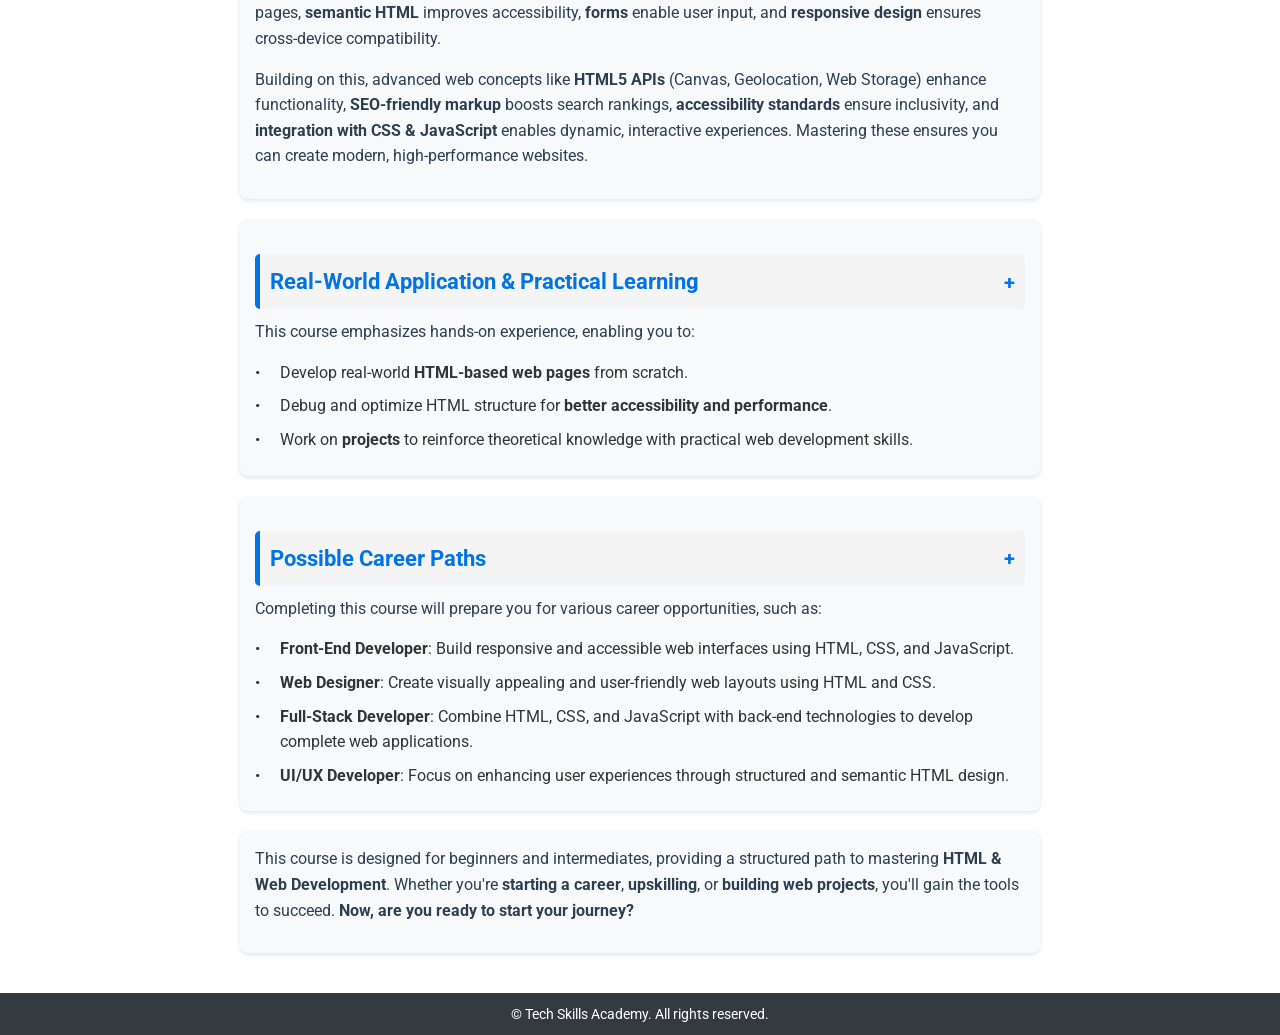
<file: pages/html-course.html>
<!DOCTYPE html>
<html lang="en">

<head>
  <meta charset="UTF-8">
  <meta name="viewport" content="width=device-width, initial-scale=1.0">

  <title>HTML Course | Tech Skills Academy</title>
  <meta name="description" content="Learn about the HTML Web Development course and its learning outcomes.">
  
  <link rel="stylesheet" href="../assets/css/styles.css">
</head>

<body>

  <header>
    <nav>
      <ul>
        <li><a href="../index.html">Home</a></li>
        <li><a href="../pages/about-us.html">About Us</a></li>
        <li><a href="../pages/course-list.html">Course</a>
          <ul>
            <li><a href="../pages/course-list.html">Programming</a>
              <ul>
                <li><a href="../pages/java-course.html">Programming in Java</a></li>
                <li><a href="../pages/dotnet-course.html">.Net Programming</a></li>
                <li><a href="../pages/html-course.html">Web Page Creation with HTML</a></li>
              </ul>
            </li>
            <li><a href="../pages/course-list.html">Office Tools</a>
              <ul>
                <li><a href="#">Microsoft Office</a></li>
              </ul>
            </li>
          </ul>
        </li>
        <li><a href="../pages/sitemap.html">Sitemap</a></li>
        <li><a href="../pages/contact-us.html">Contact Us</a></li>
        <li><a href="../pages/privacy-policy.html">Privacy Policy</a></li>
      </ul>
    </nav>
  </header>

  <main class="course-page">
    
    <section class="course-header">
      <img id="course-header-img" src="../assets/images/course-list3.png"
        alt="HTML Course Logo">
      <h1 id="course-title">WEB PAGE CREATION WITH HTML</h1>
    </section>
    
    <div class="tab-menu">
      <button class="tab-button active" data-target="overview">OVERVIEW</button>
      <button class="tab-button" data-target="fees">FEES</button>
      <button class="tab-button" data-target="duration">DURATION</button>
      <button class="tab-button" data-target="enroll">ENROLL</button>
      <button class="tab-button" data-target="enquiry">ENQUIRY</button>
    </div>

    <!-- Course Overview -->
    <div class="tab-content active" id="overview">
      <h2>Course Overview</h2>

      <section class="section" id="intro">
        <h3 class="toggle-title">Basic Introduction <span class="toggle-icon">+</span></h3>
        <div class="toggle-content">
          <p>This HTML course provides a <strong>solid foundation in web development</strong> with a focus on HTML, the
            backbone of web pages.
            You will learn how to <strong>structure, format, and optimize web content</strong>, developing a strong
            understanding of semantic HTML and best practices.
            By the end of this course, you will be well-equipped to build <strong>responsive and accessible web
              pages</strong> and pursue a career in front-end development.</p>
        </div>
      </section>

      <section class="section" id="objectives">
        <h3 class="toggle-title">Learning Objectives & Outcomes <span class="toggle-icon">+</span></h3>
        <div class="toggle-content">
          <p>By completing this course, you will:</p>
          <ul>
            <li>Understand <strong>HTML syntax</strong> and core web development concepts.</li>
            <li>Write and debug <strong>structured</strong> HTML documents.</li>
            <li>Implement <strong>semantic HTML</strong> to improve accessibility and SEO.</li>
            <li>Work with <strong>HTML elements</strong> such as forms, tables, and multimedia.</li>
            <li>Use hyperlinks and navigation to create user-friendly web pages.</li>
            <li>Master <strong>best practices</strong> for clean and maintainable HTML code.</li>
          </ul>
        </div>
      </section>

      <section class="section" id="html-basics">
        <h3 class="toggle-title">Mastering HTML Basics <span class="toggle-icon">+</span></h3>
        <div class="toggle-content">
          <p>This course ensures that you develop a thorough understanding of <strong>HTML fundamentals</strong>,
            including:</p>
          <ul class="bullet">
            <li>HTML document <strong>structure and syntax</strong>.</li>
            <li>Core concepts like <strong>elements, attributes, and nesting</strong>.</li>
            <li><strong>Semantic HTML</strong> for accessibility and SEO.</li>
          </ul>
        </div>
      </section>

      <section class="section" id="oop-concepts">
        <h3 class="toggle-title">HTML & Advanced Web Concepts <span class="toggle-icon">+</span></h3>
        <div class="toggle-content">
          <p>Gain a deep understanding of HTML, essential for web development: <strong>Elements and attributes</strong>
            structure web pages,
            <strong>semantic HTML</strong> improves accessibility, <strong>forms</strong> enable user input, and
            <strong>responsive design</strong>
            ensures cross-device compatibility.
          </p>

          <p>Building on this, advanced web concepts like <strong>HTML5 APIs</strong> (Canvas, Geolocation, Web Storage)
            enhance functionality,
            <strong>SEO-friendly markup</strong> boosts search rankings, <strong>accessibility standards</strong> ensure
            inclusivity, and
            <strong>integration with CSS & JavaScript</strong> enables dynamic, interactive experiences. Mastering these
            ensures you can create
            modern, high-performance websites.
          </p>
        </div>

      </section>

      <section class="section" id="real-world">
        <h3 class="toggle-title">Real-World Application & Practical Learning <span class="toggle-icon">+</span></h3>
        <div class="toggle-content">
          <p>This course emphasizes hands-on experience, enabling you to:</p>
          <ul class="bullet">
            <li>Develop real-world <strong>HTML-based web pages</strong> from scratch.</li>
            <li>Debug and optimize HTML structure for <strong>better accessibility and performance</strong>.</li>
            <li>Work on <strong>projects</strong> to reinforce theoretical knowledge with practical web development
              skills.</li>
          </ul>
        </div>
      </section>

      <section class="section" id="career">
        <h3 class="toggle-title">Possible Career Paths <span class="toggle-icon">+</span></h3>
        <div class="toggle-content">
          <p>Completing this course will prepare you for various career opportunities, such as:</p>
          <ul class="bullet">
            <li><strong>Front-End Developer</strong>: Build responsive and accessible web interfaces using HTML, CSS,
              and JavaScript.</li>
            <li><strong>Web Designer</strong>: Create visually appealing and user-friendly web layouts using HTML and
              CSS.</li>
            <li><strong>Full-Stack Developer</strong>: Combine HTML, CSS, and JavaScript with back-end technologies to
              develop complete web applications.</li>
            <li><strong>UI/UX Developer</strong>: Focus on enhancing user experiences through structured and semantic
              HTML design.</li>
          </ul>
        </div>
      </section>

      <section class="section" id="overview-closing">
        <p>This course is designed for beginners and intermediates, providing a structured path to mastering
          <strong>HTML & Web Development</strong>.
          Whether you're <strong>starting a career</strong>, <strong>upskilling</strong>, or <strong>building web
            projects</strong>, you'll gain the tools to succeed.
          <strong>Now, are you ready to start your journey?</strong>
        </p>
      </section>
    </div>

    <!-- Course Fees -->
    <div class="tab-content" id="fees">
      <h2>Course Fees</h2>

      <section class="section" id="fees-intro">
        <h3 class="toggle-title">Affordable and Flexible Payment Options for Every Learner <span
            class="toggle-icon">+</span></h3>
        <div class="toggle-content">
          <p>Invest in your future with the <strong>HTML & Web Development Course</strong>, designed to equip you with
            <strong>industry-relevant
              skills at an affordable price</strong>. We offer <strong>flexible payment plans, scholarships, and special
              discounts</strong> to
            ensure accessibility for all learners.
          </p>
        </div>
      </section>

      <section class="section" id="price">
        <h3 class="toggle-title">Course Price <span class="toggle-icon">+</span></h3>
        <div class="toggle-content">
          <p><strong>Total Cost: RM4,615</strong></p>
          <ul class="bullet">
            <li>Full access to <strong>all course materials, quizzes, assignments, and updates</strong>.</li>
            <li>No hidden fees - learn <strong>at your own pace</strong> with lifetime access.</li>
          </ul>
          <p><strong>Limited-Time Offer: Early enrollments & group discounts available!</strong></p>
        </div>
      </section>

      <section class="section" id="scholarships">
        <h3 class="toggle-title">Scholarships & Financial Assistance <span class="toggle-icon">+</span></h3>
        <div class="toggle-content">
          <p>We are committed to making quality education accessible to everyone. We offer <strong>scholarship
              opportunities
              and financial aid</strong> for eligible students:</p>
          <ul class="bullet">
            <li><strong>Merit-Based Scholarships</strong>: For students with exceptional academic or professional
              backgrounds.</li>
            <li><strong>Need-Based Scholarships</strong>: For learners facing financial hardship</li>
            <li><strong>Diversity & Inclusion Grants</strong>: Supporting students from underrepresented communities
              in tech.</li>
            <li><strong>Workforce Development Sponsorships</strong>: For individuals transitioning into tech
              careers.</li>
          </ul>
          <p><strong>How to Apply?</strong> Contact our support team for scholarship application details and eligibility
            criteria.</p>
        </div>
      </section>

      <section class="section" id="payment">
        <h3 class="toggle-title">Flexible Payment & Financing Options <span class="toggle-icon">+</span></h3>
        <div class="toggle-content">
          <p>We understand that upfront payments may not always be feasible. That's why we provide <strong>multiple
              financing options</strong>:</p>
          <h4><strong>Installment Plans</strong></h4>
          <ul class="bullet">
            <li>Pay in <strong>3, 6, or 12-month installments</strong>.</li>
            <li>No interest on selected plans.</li>
          </ul>
          <h4><strong>Employer Sponsorship & Reimbursement</strong></h4>
          <ul class="bullet">
            <li>Many companies <strong>fund employee training programs</strong>. Check with your HR or manager!</li>
          </ul>
          <p><strong>Need help with financing?</strong> Contact us for personalized assistance.</p>
        </div>
      </section>

      <section class="section" id="methods">
        <h3 class="toggle-title">Payment Methods <span class="toggle-icon">+</span></h3>
        <div class="toggle-content">
          <p>We support multiple payment methods for a <strong>hassle-free enrollment experience</strong>:</p>
          <ul class="bullet">
            <li><strong>Credit/Debit Cards</strong> - Secure online transactions with all major providers</li>
            <li><strong>PayPal</strong> - Fast and convenient digital payments.</li>
            <li><strong>Bank Transfer</strong> - Direct deposits available (contact us for details).</li>
            <li><strong>Government Loans & Grants</strong> - Eligible learners can apply for government funding or
              student loans.</li>
          </ul>
        </div>
      </section>

      <section class="section" id="discount">
        <h3 class="toggle-title">Discounts & Special Offers <span class="toggle-icon">+</span></h3>
        <div class="toggle-content">
          <ul class="bullet">
            <li><strong>Early Bird Discount</strong> - Register early to save more!</li>
            <li><strong>Group Enrollments</strong> - Special discounts for enrolling with friends or colleagues.</li>
            <li><strong>Student & Alumni Discount</strong> - Reduced rates for students and returning learners.</li>
          </ul>
        </div>
      </section>

      <section class="section" id="fees-closing">
        <p>With flexible payment plans, scholarships, and discounts, nothing stands in the way of advancing your Java
          skills. <strong>Enroll now and take the next step toward a rewarding career!</strong></p>
      </section>
    </div>

    <!-- Course Duration -->
    <div class="tab-content" id="duration">
      <h2>Course Duration</h2>

      <section class="section" id="duration-intro">
        <h3 class="toggle-title">Learn at Your Own Pace with Structured Guidance <span class="toggle-icon">+</span></h3>
        <div class="toggle-content">
          <p>Our <strong>HTML & Web Development Course</strong> is designed to be flexible and accessible, allowing you
            to learn at your own pace while still providing structured guidance. Whether you prefer a fast-track
            approach or a gradual learning process, our format ensures comprehensive learning and hands-on practice.</p>
        </div>
      </section>

      <section class="section" id="estimated">
        <h3 class="toggle-title">Course Duration <span class="toggle-icon">+</span></h3>
        <div class="toggle-content">
          <ul class="bullet">
            <li><strong>Estimated Completion Time: 6-8 weeks</strong> (self-paced).</li>
            <li>The course includes <strong>structured modules</strong> that guide you through fundamental to advanced
              Java concepts.</li>
            <li>You can choose to complete the course <strong>at your own pace</strong>-faster or slower depending on
              your schedule.</li>
          </ul>
          <h4>Access Duration</h4>
          <p>Enjoy lifetime access to all course materials, including future updates, quizzes, and exercises, allowing
            you to review lessons anytime, even after completion.</p>
        </div>
      </section>

      <section class="section" id="format">
        <h3 class="toggle-title">Learning Format <span class="toggle-icon">+</span></h3>
        <div class="toggle-content">
          <p>We provide a blended learning experience, combining theory, hands-on coding, and interactive discussions.
          </p>
          <ul>
            <li><strong>Pre-Recorded Video Lessons</strong> - Learn through structured, high-quality video content.</li>
            <li><strong>Interactive Quizzes & Assignments</strong> - Reinforce your understanding with practical
              challenges.</li>
            <li><strong>Coding Exercises</strong> - Work on real-world Java programming tasks to strengthen your skills.
            </li>
            <li><strong>Discussion Forums & Peer Collaboration</strong> - Engage with instructors and fellow students.
            </li>
            <li><strong>Capstone Project</strong> - Apply your knowledge by building a complete Java application.</li>
          </ul>
        </div>
      </section>

      <section class="section" id="resources">
        <h3 class="toggle-title">Support & Resources <span class="toggle-icon">+</span></h3>
        <div class="toggle-content">
          <p>We ensure you have the necessary support throughout your learning journey:</p>
          <ul>
            <li><strong>Instructor Support</strong> - Get help via email or discussion forums.</li>
            <li><strong>Student Community</strong> - Connect with peers for discussions, group learning, and
              collaboration.</li>
            <li><strong>Supplementary Learning Materials</strong> - Additional articles, guides, and external resources
              for deeper learning.</li>
          </ul>
        </div>
      </section>

      <section class="section" id="schedule">
        <h3 class="toggle-title">Course Schedule <span class="toggle-icon">+</span></h3>
        <div class="toggle-content">
          <p>The course is designed to be self-paced, but for those who prefer structure, we provide a suggested
            learning schedule.</p>
          <a href="../pages/html-schedule.html">📅 View Course Schedule</a> <!-- Link to Course Schedule page -->
        </div>
      </section>
    </div>

    <!-- Enrollment -->
    <div class="tab-content" id="enroll">
      <h2>Enrollment</h2>

      <section class="section" id="signup">
        <h3 class="toggle-title">How to Sign Up for the Course <span class="toggle-icon">+</span></h3>
        <div class="toggle-content">
          <p>Enrolling in the Java Programming Course is simple and quick! Follow these steps to get started:</p>
          <ul>
            <li><strong>Step 1. Fill Out the Registration Form</strong> - Provide your details.</li>
            <li><strong>Step 2. Submit Your Enrollment</strong> - Click the "Enroll Now" button.</li>
            <li><strong>Step 3. Complete Payment</strong> - You will be redirected to the payment page to choose your
              preferred method.</li>
            <li><strong>Step 4. Get Instant Access</strong> - Once payment is confirmed, you will receive a confirmation
              email with access details.</li>
          </ul>
        </div>
      </section>

      <!-- Course Registration Form -->
      <section class="section" id="registration-form">
        <h3 class="toggle-title">Course Registration Form <span class="toggle-icon">+</span></h3>
        <div class="toggle-content">
          <section class="section" id="registration">
            <form action="#" method="POST">

              <label for="full-name">Full Name</label>
              <input type="text" id="full-name" name="full-name" placeholder="Enter your full name" required>

              <label for="email">Email Address</label>
              <input type="email" id="email" name="email" placeholder="Enter your email" required>

              <label for="phone">Phone Number</label>
              <input type="tel" id="phone" name="phone" placeholder="Enter your phone number" required>

              <label for="learning-mode">Preferred Learning Mode</label>
              <select id="learning-mode" name="learning-mode" required>
                <option value="online">Online</option>
                <option value="offline">In-Person</option>
                <option value="hybrid">Hybrid (Both Online & In-Person)</option>
              </select>

              <label for="payment-plan">Select Payment Plan</label>
              <select id="payment-plan" name="payment-plan" required>
                <option value="full-payment">Full Payment</option>
                <option value="installment-3">3-Month Installment</option>
                <option value="installment-6">6-Month Installment</option>
              </select>

              <label for="comments">Additional Comments (Optional)</label>
              <textarea id="comments" name="comments" rows="4" placeholder="Type your comment here..."></textarea>

              <div class="terms-container">
                <input type="checkbox" id="terms" name="terms">
                <label for="terms">I agree to <a href="#">Terms & Conditions</a></label>
              </div>

              <button type="submit">Enroll Now</button>
            </form>
          </section>
        </div>
      </section>

      <section class="section" id="why-enroll">
        <h3 class="toggle-title">Why Enroll Now? <span class="toggle-icon">+</span></h3>
        <div class="toggle-content">
          <ul>
            <li><strong>Lifetime Access</strong> - Learn at your own pace, anytime.</li>
            <li><strong>Comprehensive Curriculum</strong> - Cover everything from fundamentals to advanced Java
              concepts.</li>
            <li><strong>Hands-on Projects</strong> - Gain real-world experience with coding exercises and a final
              capstone project.</li>
            <li><strong>Flexible Payment Options</strong> - Choose from various payment plans, including scholarships
              and installment plans.</li>
          </ul>
        </div>
      </section>
    </div>

    <!-- Enquiry -->
    <div class="tab-content" id="enquiry">
      <h2>Online Enquiry</h2>
      <p>Have questions? We've got you covered! Find answers to common queries about our Java Programming Course below.
        If you need more help, feel free to reach out!</p>

      <section class="section" id="faqs">
        <h3 class="toggle-title">Frequently Asked Questions (FAQs) <span class="toggle-icon">+</span></h3>
        <div class="toggle-content">
          <h4>Course Access & Learning</h4>
          <ul class="bullet">
            <li>
              <strong>Can I access the course after completion?</strong><br>
              Yes! Once enrolled, you get <strong>lifetime access</strong>, including future updates.
            </li>
            <li>
              <strong>Do I need prior programming experience?</strong><br>
              No! This course is designed for beginners, but some basic knowledge can be helpful.
            </li>
            <li>
              <strong>How long does it take to complete the course?</strong><br>
              It's <strong>self-paced</strong>, but most students finish in <strong>6-8 weeks</strong>, depending on
              their schedule.
            </li>
            <li>
              <strong>Will I receive a certificate upon completion?</strong><br>
              Yes! You'll get a <strong>certificate of completion</strong> to showcase your skills.
            </li>
          </ul>
          <h4>Payment & Financial Aid</h4>
          <ul>
            <li>
              <strong>What payment methods do you accept?</strong><br>
              We offer multiple flexible options:<br>
              <ul>
                <li><strong>Credit/Debit Cards</strong></li>
                <li><strong>Paypal</strong></li>
                <li><strong>Bank Transfers</strong></li>
                <li><strong>Installment Plans</strong></li>
                <li><strong>Scholarships</strong></li>
              </ul>
            </li>
          </ul>
          <h4>Support & Assistance</h4>
          <ul>
            <li>
              <strong>Can I get support if I have doubts during the course?</strong><br>
              Absolutely! You'll have access to:<br>
              <ul>
                <li><strong>Instructor Support</strong> - Email us for guidance.</li>
                <li><strong>Student Community</strong> - Collaborate and discuss with peers.</li>
                <li><strong>Supplementary Resources</strong> - Additional learning materials to enhance your experience.
                </li>
              </ul>
            </li>
          </ul>
        </div>
      </section>

      <section class="section" id="contact">
        <h3 class="toggle-title">Still Have Questions? <span class="toggle-icon">+</span></h3>
        <div class="toggle-content">
          <p>We're here to help! Reach out to us anytime:</p>
          <p><strong>Email:</strong> support@Tech Skillsacademy.com</p>
          <p><strong>Phone:</strong> 05-242 6323</p>
          <p>Or simply send us a message via the <a href="../pages/contact-us.html"><strong>Contact Us</strong></a> page, and
            we'll get back to you!</p>
        </div>
      </section>
    </div>

  </main>

  <footer>
    <p>&copy; Tech Skills Academy. All rights reserved.</p>
  </footer>

  <script src="https://code.jquery.com/jquery-3.6.0.min.js"></script>
  <script src="../assets/js/script.js"></script>
</body>

</html>
</file>
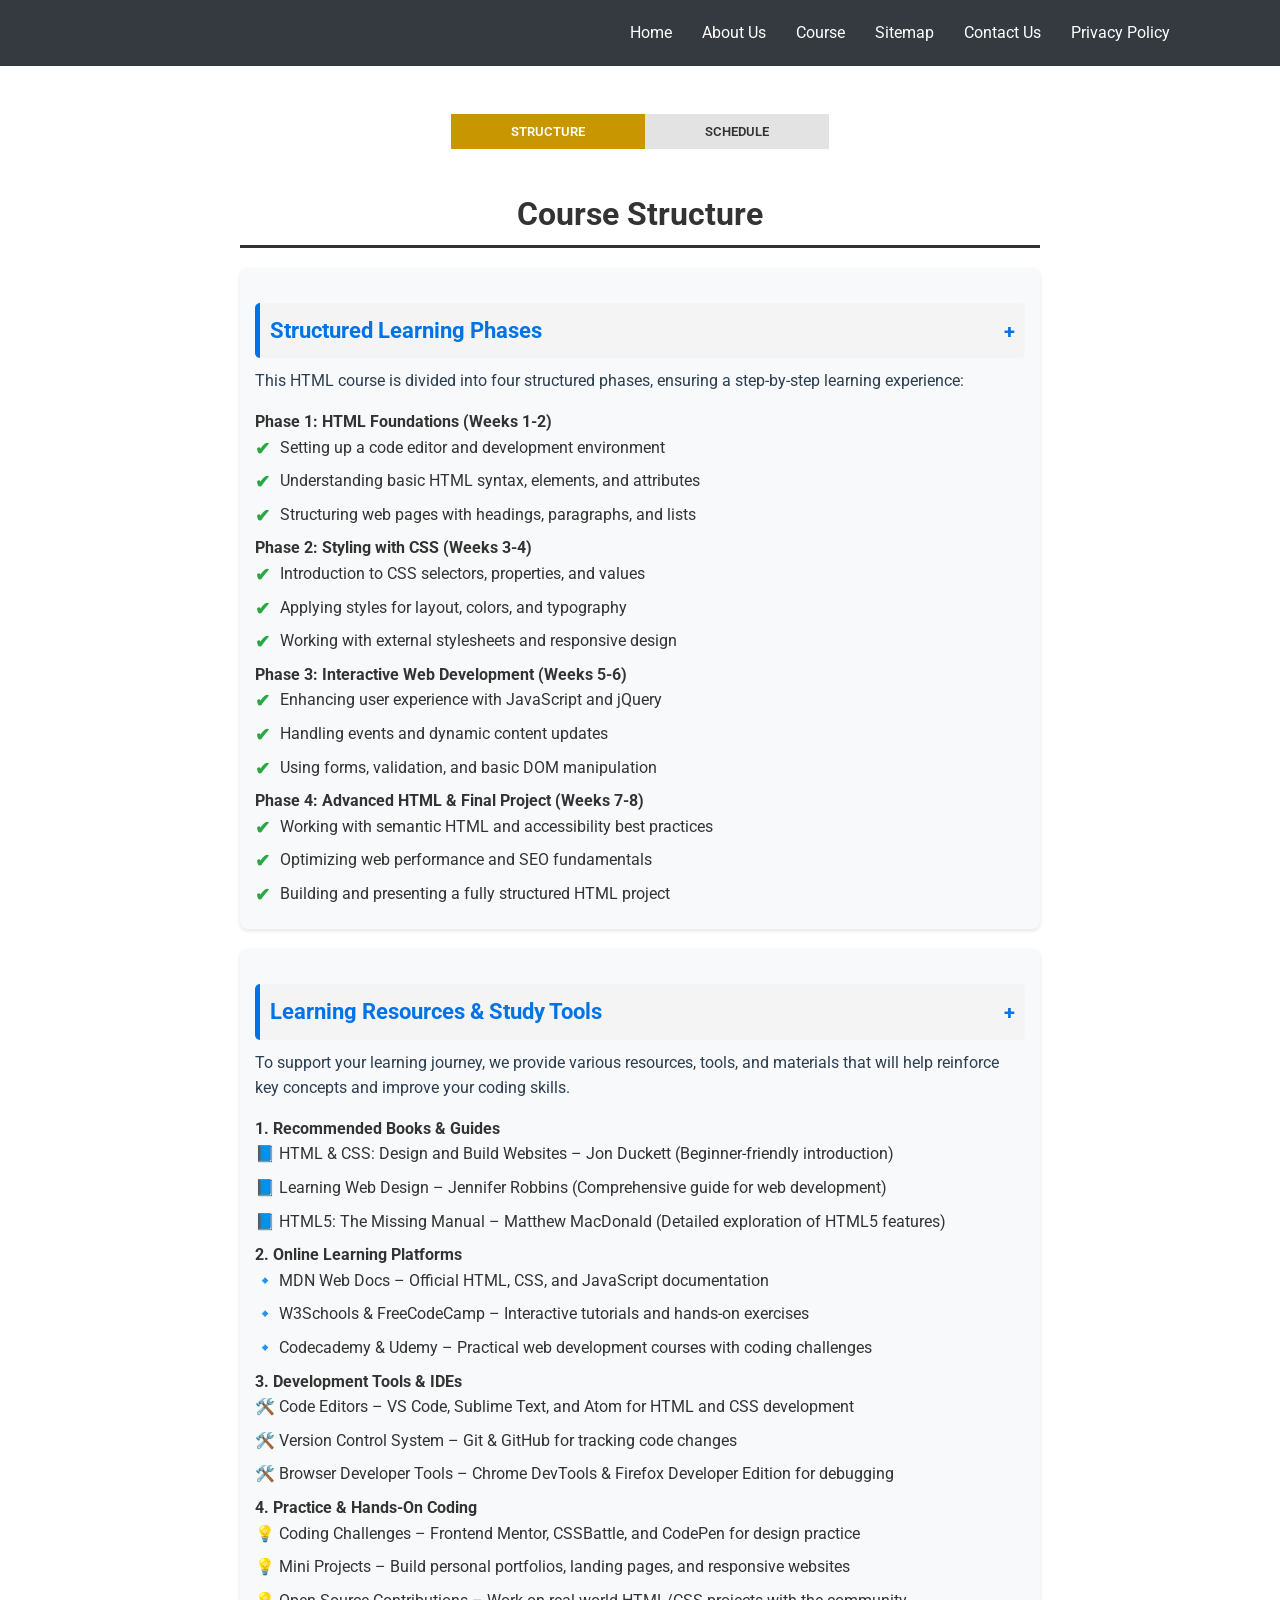
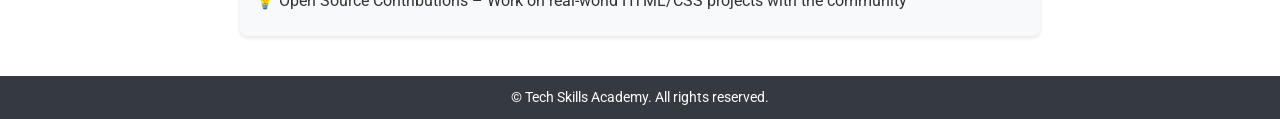
<file: pages/html-schedule.html>
<!DOCTYPE html>
<html lang="en">

<head>
  <meta charset="UTF-8">
  <meta name="viewport" content="width=device-width, initial-scale=1.0">

  <title>HTML Course Schedule | Tech Skills Academy</title>
  <meta name="description" content="View the schedule for the HTML Web Development course.">
  
  <link rel="stylesheet" href="../assets/css/styles.css">
</head>

<body>

  <header>
    <nav>
      <ul>
        <li><a href="../index.html">Home</a></li>
        <li><a href="../pages/about-us.html">About Us</a></li>
        <li><a href="../pages/course-list.html">Course</a>
          <ul>
            <li><a href="../pages/course-list.html">Programming</a>
              <ul>
                <li><a href="../pages/java-course.html">Programming in Java</a></li>
                <li><a href="../pages/dotnet-course.html">.Net Programming</a></li>
                <li><a href="../pages/html-course.html">Web Page Creation with HTML</a></li>
              </ul>
            </li>
            <li><a href="../pages/course-list.html">Office Tools</a>
              <ul>
                <li><a href="#">Microsoft Office</a></li>
              </ul>
            </li>
          </ul>
        </li>
        <li><a href="../pages/sitemap.html">Sitemap</a></li>
        <li><a href="../pages/contact-us.html">Contact Us</a></li>
        <li><a href="../pages/privacy-policy.html">Privacy Policy</a></li>
      </ul>
    </nav>
  </header>

  <main class="course-page">
    
    <section class="course-header">
      <h1 id="course-title">HTML COURSE SCHEDULE</h1>
    </section>

    <div class="tab-menu">
      <button class="tab-button active" data-target="structure">STRUCTURE</button>
      <button class="tab-button" data-target="schedule">SCHEDULE</button>
    </div>

    <!-- Course Structure -->
    <div class="tab-content active" id="structure">
      <h2>Course Structure</h2>

      <section class="section" id="course-phase">
        <h3 class="toggle-title">Structured Learning Phases <span class="toggle-icon">+</span></h3>
        <div class="toggle-content">
          <p>This HTML course is divided into four structured phases, ensuring a step-by-step learning experience:</p>

          <h4>Phase 1: HTML Foundations (Weeks 1-2)</h4>
          <ul>
            <li>Setting up a code editor and development environment</li>
            <li>Understanding basic HTML syntax, elements, and attributes</li>
            <li>Structuring web pages with headings, paragraphs, and lists</li>
          </ul>

          <h4>Phase 2: Styling with CSS (Weeks 3-4)</h4>
          <ul>
            <li>Introduction to CSS selectors, properties, and values</li>
            <li>Applying styles for layout, colors, and typography</li>
            <li>Working with external stylesheets and responsive design</li>
          </ul>

          <h4>Phase 3: Interactive Web Development (Weeks 5-6)</h4>
          <ul>
            <li>Enhancing user experience with JavaScript and jQuery</li>
            <li>Handling events and dynamic content updates</li>
            <li>Using forms, validation, and basic DOM manipulation</li>
          </ul>

          <h4>Phase 4: Advanced HTML & Final Project (Weeks 7-8)</h4>
          <ul>
            <li>Working with semantic HTML and accessibility best practices</li>
            <li>Optimizing web performance and SEO fundamentals</li>
            <li>Building and presenting a fully structured HTML project</li>
          </ul>

      </section>

      <section class="section" id="tools">
        <h3 class="toggle-title">Learning Resources & Study Tools <span class="toggle-icon">+</span></h3>
        <div class="toggle-content">
          <p>To support your learning journey, we provide various resources, tools, and materials that will help
            reinforce key concepts and improve your coding skills.</p>
          <h4>1. Recommended Books & Guides</h4>
          <ul class="no-style">
            <li>📘 HTML & CSS: Design and Build Websites – Jon Duckett (Beginner-friendly introduction)</li>
            <li>📘 Learning Web Design – Jennifer Robbins (Comprehensive guide for web development)</li>
            <li>📘 HTML5: The Missing Manual – Matthew MacDonald (Detailed exploration of HTML5 features)</li>
          </ul>

          <h4>2. Online Learning Platforms</h4>
          <ul class="no-style">
            <li>🔹 MDN Web Docs – Official HTML, CSS, and JavaScript documentation</li>
            <li>🔹 W3Schools & FreeCodeCamp – Interactive tutorials and hands-on exercises</li>
            <li>🔹 Codecademy & Udemy – Practical web development courses with coding challenges</li>
          </ul>

          <h4>3. Development Tools & IDEs</h4>
          <ul class="no-style">
            <li>🛠️ Code Editors – VS Code, Sublime Text, and Atom for HTML and CSS development</li>
            <li>🛠️ Version Control System – Git & GitHub for tracking code changes</li>
            <li>🛠️ Browser Developer Tools – Chrome DevTools & Firefox Developer Edition for debugging</li>
          </ul>

          <h4>4. Practice & Hands-On Coding</h4>
          <ul class="no-style">
            <li>💡 Coding Challenges – Frontend Mentor, CSSBattle, and CodePen for design practice</li>
            <li>💡 Mini Projects – Build personal portfolios, landing pages, and responsive websites</li>
            <li>💡 Open Source Contributions – Work on real-world HTML/CSS projects with the community</li>
          </ul>

        </div>
      </section>
    </div>

    <!-- Weekly Schedule Table -->
    <div class="tab-content" id="schedule">
      <h2>Weekly Schedule Breakdown</h2>

      <section class="section" id="breakdown">
        <table class="schedule-table">
          <thead>
            <tr>
              <th>Week</th>
              <th>Topic</th>
              <th>Key Activities</th>
            </tr>
          </thead>
          <tbody>
            <tr>
              <td>Week 1</td>
              <td>Introduction to HTML & CSS</td>
              <td>
                <ul class="bullet">
                  <li>Set up a code editor (VS Code, Sublime Text, or Atom)</li>
                  <li>Create your first HTML page with headings, paragraphs, and links</li>
                  <li>Understand basic CSS styling (colors, fonts, and spacing)</li>
                </ul>
              </td>
            </tr>
            <tr>
              <td>Week 2</td>
              <td>HTML Structure & CSS Basics</td>
              <td>
                <ul class="bullet">
                  <li>Work with HTML elements (lists, tables, and forms)</li>
                  <li>Apply CSS for layout styling (box model, padding, margins)</li>
                  <li>Use class and ID selectors for styling consistency</li>
                </ul>
              </td>
            </tr>
            <tr>
              <td>Week 3</td>
              <td>Responsive Design & Flexbox</td>
              <td>
                <ul class="bullet">
                  <li>Implement responsive layouts with media queries</li>
                  <li>Use Flexbox for dynamic and flexible layouts</li>
                  <li>Optimize web pages for different screen sizes</li>
                </ul>
              </td>
            </tr>
            <tr>
              <td>Week 4</td>
              <td>CSS Grid & Advanced Styling</td>
              <td>
                <ul class="bullet">
                  <li>Learn CSS Grid for complex layouts</li>
                  <li>Implement animations and transitions</li>
                  <li>Work with pseudo-classes and pseudo-elements</li>
                </ul>
              </td>
            </tr>
            <tr>
              <td>Week 5</td>
              <td>Forms & User Input Handling</td>
              <td>
                <ul class="bullet">
                  <li>Design interactive forms with input fields, checkboxes, and radio buttons</li>
                  <li>Use HTML5 form validation techniques</li>
                  <li>Style forms with CSS for a better user experience</li>
                </ul>
              </td>
            </tr>
            <tr>
              <td>Week 6</td>
              <td>JavaScript Basics & DOM Manipulation</td>
              <td>
                <ul class="bullet">
                  <li>Write basic JavaScript functions and events</li>
                  <li>Modify HTML and CSS using the DOM</li>
                  <li>Handle user interactions dynamically</li>
                </ul>
              </td>
            </tr>
            <tr>
              <td>Week 7</td>
              <td>Advanced JavaScript & Web Interactivity</td>
              <td>
                <ul class="bullet">
                  <li>Implement interactive features like modals and sliders</li>
                  <li>Work with APIs and JSON data</li>
                  <li>Start planning and developing your final project</li>
                </ul>
              </td>
            </tr>
            <tr>
              <td>Week 8</td>
              <td>Final Project & Assessment</td>
              <td>
                <ul class="bullet">
                  <li>Complete and refine your web project</li>
                  <li>Submit for peer or instructor review</li>
                  <li>Take the final assessment to evaluate your knowledge</li>
                </ul>
              </td>
            </tr>
          </tbody>
        </table>

      </section>

      <section class="section" id="commitment">
        <h3 class="toggle-title">Study Time Commitment <span class="toggle-icon">+</span></h3>
        <div class="toggle-content">
          <p>Each week, students should allocate approximately 8-10 hours to complete all learning activities,
            including:</p>
          <ul class="no-style">
            <li>📺 <strong>Video Lessons</strong>: 2-3 hours</li>
            <li>💡 <strong>Self-Practice & Coding Exercises</strong>: 3-5 hours</li>
            <li>📝 <strong>Assignments & Project Work</strong>: 2-3 hours</li>
            <li>📅 <strong>Tutorial Class & Discussions</strong>: 1-1.5 hours</li>
          </ul>
          <p>While the course is self-paced, following the weekly schedule is recommended to ensure consistent progress.
            Adjust your pace as needed, but staying on track will help you complete the course successfully.</p>
        </div>
      </section>
    </div>

  </main>

  <footer>
    <p>&copy; Tech Skills Academy. All rights reserved.</p>
  </footer>

  <script src="https://code.jquery.com/jquery-3.6.0.min.js"></script>
  <script src="../assets/js/script.js"></script>
</body>

</html>
</file>
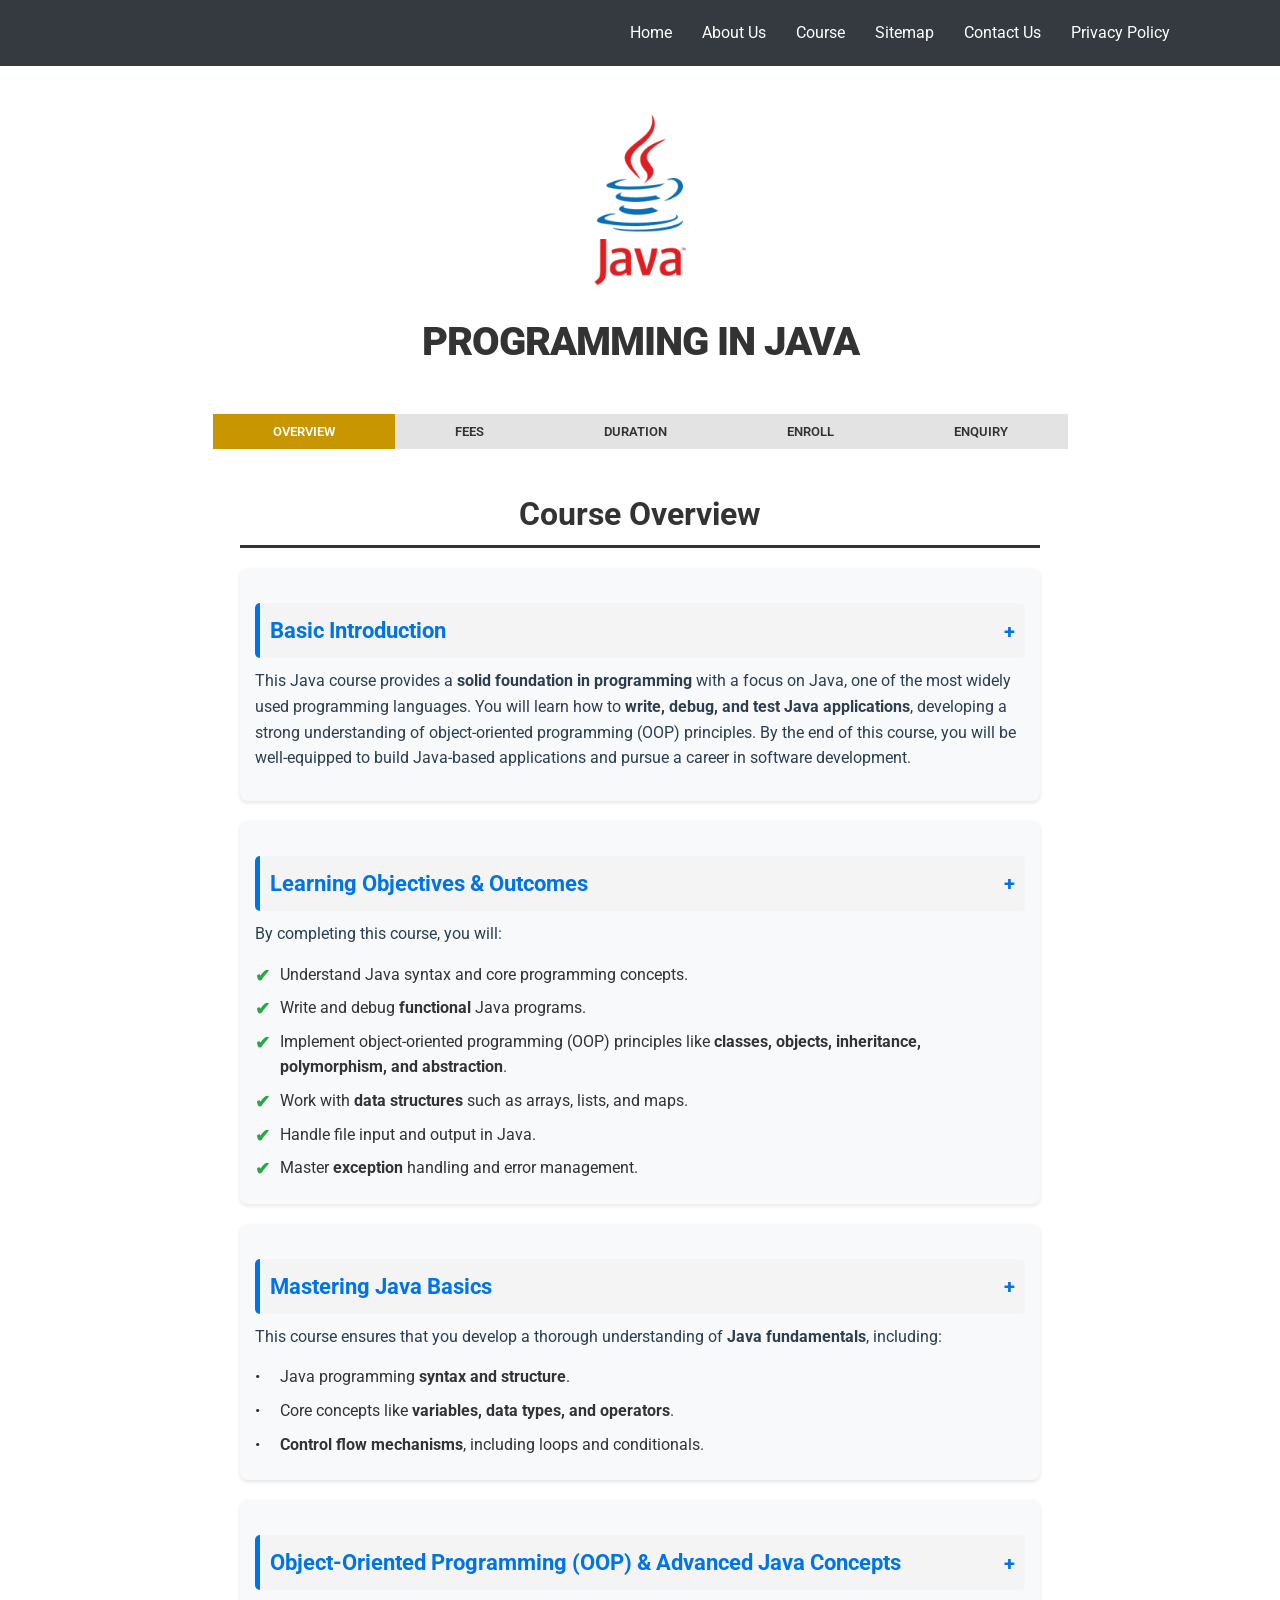
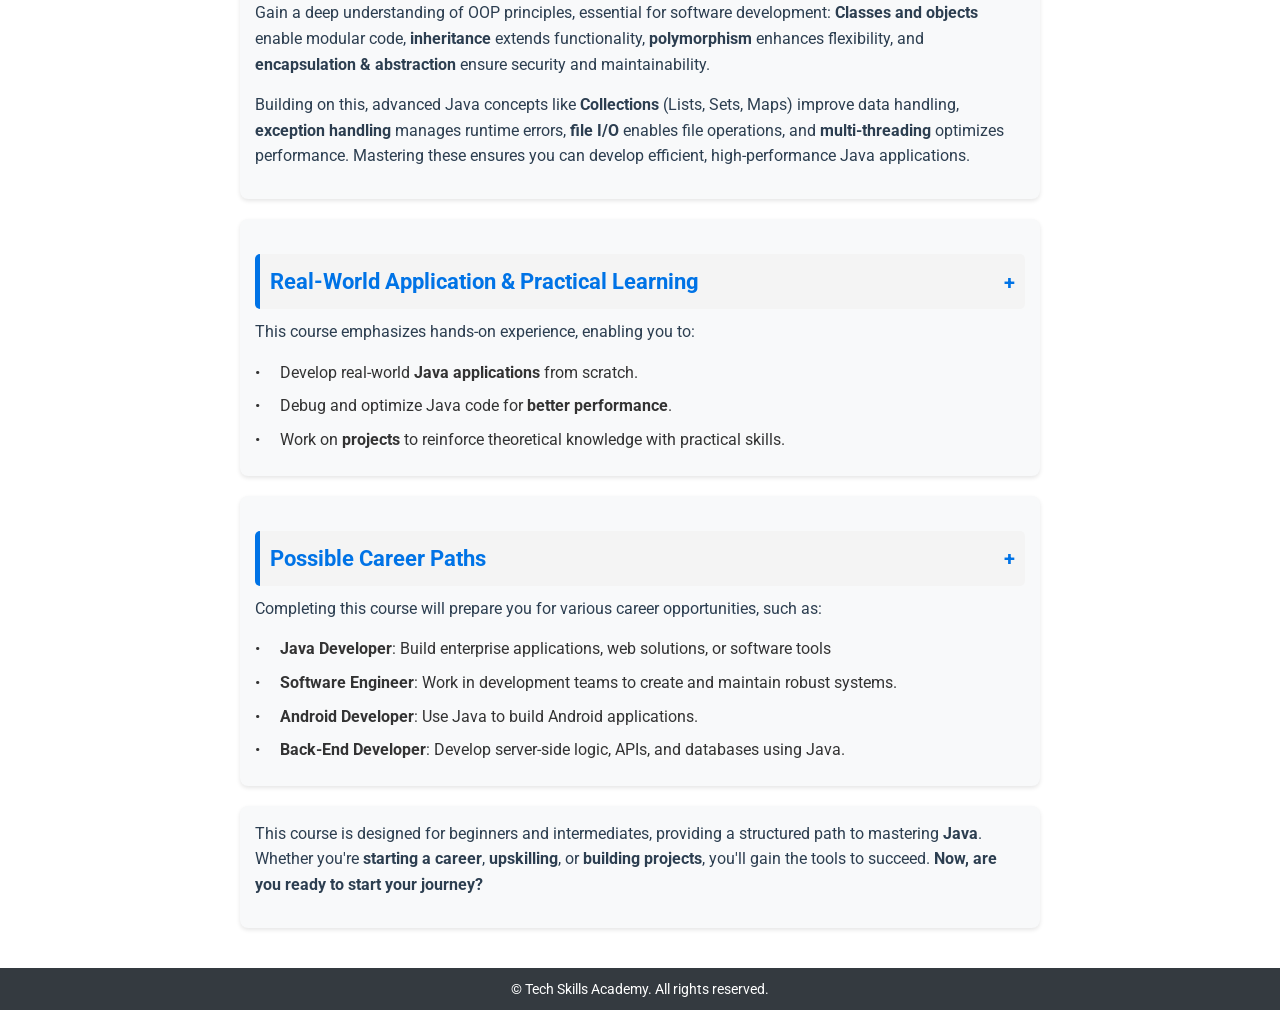
<file: pages/java-course.html>
<!DOCTYPE html>
<html lang="en">

<head>
  <meta charset="UTF-8">
  <meta name="viewport" content="width=device-width, initial-scale=1.0">

  <title>Java Course | Tech Skills Academy</title>
  <meta name="description" content="Learn about the Java Programming course and its learning outcomes.">
  
  <link rel="stylesheet" href="../assets/css/styles.css">
</head>

<body>

  <header>
    <nav>
      <ul>
        <li><a href="../index.html">Home</a></li>
        <li><a href="../pages/about-us.html">About Us</a></li>
        <li><a href="../pages/course-list.html">Course</a>
          <ul>
            <li><a href="../pages/course-list.html">Programming</a>
              <ul>
                <li><a href="../pages/java-course.html">Programming in Java</a></li>
                <li><a href="../pages/dotnet-course.html">.Net Programming</a></li>
                <li><a href="../pages/html-course.html">Web Page Creation with HTML</a></li>
              </ul>
            </li>
            <li><a href="../pages/course-list.html">Office Tools</a>
              <ul>
                <li><a href="#">Microsoft Office</a></li>
              </ul>
            </li>
          </ul>
        </li>
        <li><a href="../pages/sitemap.html">Sitemap</a></li>
        <li><a href="../pages/contact-us.html">Contact Us</a></li>
        <li><a href="../pages/privacy-policy.html">Privacy Policy</a></li>
      </ul>
    </nav>
  </header>

  <main class="course-page">
    
    <section class="course-header">
      <img id="course-header-img" src="../assets/images/course-list1.png"
        alt="Java Course Logo">
      <h1 id="course-title">PROGRAMMING IN JAVA</h1>
    </section>

    <div class="tab-menu">
      <button class="tab-button active" data-target="overview">OVERVIEW</button>
      <button class="tab-button" data-target="fees">FEES</button>
      <button class="tab-button" data-target="duration">DURATION</button>
      <button class="tab-button" data-target="enroll">ENROLL</button>
      <button class="tab-button" data-target="enquiry">ENQUIRY</button>
    </div>

    <!-- Course Overview -->
    <div class="tab-content active" id="overview">
      <h2>Course Overview</h2>

      <section class="section" id="intro">
        <h3 class="toggle-title">Basic Introduction <span class="toggle-icon">+</span></h3>
        <div class="toggle-content">
          <p>This Java course provides a <strong>solid foundation in programming</strong> with a focus on Java, one of
            the most widely
            used programming languages. You will learn how to <strong>write, debug, and test Java applications</strong>,
            developing a
            strong understanding of object-oriented programming (OOP) principles. By the end of this course, you
            will be well-equipped to build Java-based applications and pursue a career in software development.</p>
        </div>
      </section>

      <section class="section" id="objectives">
        <h3 class="toggle-title">Learning Objectives & Outcomes <span class="toggle-icon">+</span></h3>
        <div class="toggle-content">
          <p>By completing this course, you will:</p>
          <ul>
            <li>Understand Java syntax and core programming concepts.</li>
            <li>Write and debug <strong>functional</strong> Java programs.</li>
            <li>Implement object-oriented programming (OOP) principles like <strong>classes, objects, inheritance,
                polymorphism, and abstraction</strong>.</li>
            <li>Work with <strong>data structures</strong> such as arrays, lists, and maps.</li>
            <li>Handle file input and output in Java.</li>
            <li>Master <strong>exception</strong> handling and error management.</li>
          </ul>
        </div>
      </section>

      <section class="section" id="java-basics">
        <h3 class="toggle-title">Mastering Java Basics <span class="toggle-icon">+</span></h3>
        <div class="toggle-content">
          <p>This course ensures that you develop a thorough understanding of <strong>Java fundamentals</strong>,
            including:</p>
          <ul class="bullet">
            <li>Java programming <strong>syntax and structure</strong>.</li>
            <li>Core concepts like <strong>variables, data types, and operators</strong>.</li>
            <li><strong>Control flow mechanisms</strong>, including loops and conditionals.</li>
          </ul>
        </div>
      </section>

      <section class="section" id="oop-concepts">
        <h3 class="toggle-title">Object-Oriented Programming (OOP) & Advanced Java Concepts <span
            class="toggle-icon">+</span></h3>
        <div class="toggle-content">
          <p>Gain a deep understanding of OOP principles, essential for software development: <strong>Classes and
              objects</strong>
            enable modular code, <strong>inheritance</strong> extends functionality, <strong>polymorphism</strong>
            enhances flexibility, and
            <strong>encapsulation & abstraction</strong> ensure security and maintainability.
          </p>

          <p>Building on this, advanced Java concepts like <strong>Collections</strong> (Lists, Sets, Maps) improve data
            handling,
            <strong>exception handling</strong> manages runtime errors, <strong>file I/O</strong> enables file
            operations, and <strong>multi-threading</strong>
            optimizes performance. Mastering these ensures you can develop efficient, high-performance Java
            applications.
          </p>
        </div>
      </section>

      <section class="section" id="real-world">
        <h3 class="toggle-title">Real-World Application & Practical Learning <span class="toggle-icon">+</span></h3>
        <div class="toggle-content">
          <p>This course emphasizes hands-on experience, enabling you to:</p>
          <ul class="bullet">
            <li>Develop real-world <strong>Java applications</strong> from scratch.</li>
            <li>Debug and optimize Java code for <strong>better performance</strong>.</li>
            <li>Work on <strong>projects</strong> to reinforce theoretical knowledge with practical skills.</li>
          </ul>
        </div>
      </section>

      <section class="section" id="career">
        <h3 class="toggle-title">Possible Career Paths <span class="toggle-icon">+</span></h3>
        <div class="toggle-content">
          <p>Completing this course will prepare you for various career opportunities, such as:</p>
          <ul class="bullet">
            <li><strong>Java Developer</strong>: Build enterprise applications, web solutions, or software tools
            </li>
            <li><strong>Software Engineer</strong>: Work in development teams to create and maintain robust systems.
            </li>
            <li><strong>Android Developer</strong>: Use Java to build Android applications.</li>
            <li><strong>Back-End Developer</strong>: Develop server-side logic, APIs, and databases using Java.</li>
          </ul>
        </div>
      </section>

      <section class="section" id="overview-closing">
        <p>This course is designed for beginners and intermediates, providing a structured path to mastering
          <strong>Java</strong>.
          Whether you're <strong>starting a career</strong>, <strong>upskilling</strong>, or <strong>building
            projects</strong>, you'll gain the tools to succeed.
          <strong>Now, are you ready to start your journey?</strong>
        </p>
      </section>
    </div>

    <!-- Course Fees -->
    <div class="tab-content" id="fees">
      <h2>Course Fees</h2>

      <section class="section" id="fees-intro">
        <h3 class="toggle-title">Affordable and Flexible Payment Options for Every Learner <span
            class="toggle-icon">+</span></h3>
        <div class="toggle-content">
          <p>Invest in your future with the <strong>Java Programming Course</strong>, designed to equip you with
            <strong>industry-relevant
              skills at an affordable price</strong>. We offer <strong>flexible payment plans, scholarships, and special
              discounts</strong> to
            ensure accessibility for all learners.
          </p>
        </div>
      </section>

      <section class="section" id="price">
        <h3 class="toggle-title">Course Price <span class="toggle-icon">+</span></h3>
        <div class="toggle-content">
          <p><strong>Total Cost: RM6,450</strong></p>
          <ul class="bullet">
            <li>Full access to <strong>all course materials, quizzes, assignments, and updates</strong>.</li>
            <li>No hidden fees - learn <strong>at your own pace</strong> with lifetime access.</li>
          </ul>
          <p><strong>Limited-Time Offer: Early enrollments & group discounts available!</strong></p>
        </div>
      </section>

      <section class="section" id="scholarships">
        <h3 class="toggle-title">Scholarships & Financial Assistance <span class="toggle-icon">+</span></h3>
        <div class="toggle-content">
          <p>We are committed to making quality education accessible to everyone. We offer <strong>scholarship
              opportunities
              and financial aid</strong> for eligible students:</p>
          <ul class="bullet">
            <li><strong>Merit-Based Scholarships</strong>: For students with exceptional academic or professional
              backgrounds.</li>
            <li><strong>Need-Based Scholarships</strong>: For learners facing financial hardship</li>
            <li><strong>Diversity & Inclusion Grants</strong>: Supporting students from underrepresented communities
              in tech.</li>
            <li><strong>Workforce Development Sponsorships</strong>: For individuals transitioning into tech
              careers.</li>
          </ul>
          <p><strong>How to Apply?</strong> Contact our support team for scholarship application details and eligibility
            criteria.</p>
        </div>
      </section>

      <section class="section" id="payment">
        <h3 class="toggle-title">Flexible Payment & Financing Options <span class="toggle-icon">+</span></h3>
        <div class="toggle-content">
          <p>We understand that upfront payments may not always be feasible. That's why we provide <strong>multiple
              financing options</strong>:</p>
          <h4><strong>Installment Plans</strong></h4>
          <ul class="bullet">
            <li>Pay in <strong>3, 6, or 12-month installments</strong>.</li>
            <li>No interest on selected plans.</li>
          </ul>
          <h4><strong>Employer Sponsorship & Reimbursement</strong></h4>
          <ul class="bullet">
            <li>Many companies <strong>fund employee training programs</strong>. Check with your HR or manager!</li>
          </ul>
          <p><strong>Need help with financing?</strong> Contact us for personalized assistance.</p>
        </div>
      </section>

      <section class="section" id="methods">
        <h3 class="toggle-title">Payment Methods <span class="toggle-icon">+</span></h3>
        <div class="toggle-content">
          <p>We support multiple payment methods for a <strong>hassle-free enrollment experience</strong>:</p>
          <ul class="bullet">
            <li><strong>Credit/Debit Cards</strong> - Secure online transactions with all major providers</li>
            <li><strong>PayPal</strong> - Fast and convenient digital payments.</li>
            <li><strong>Bank Transfer</strong> - Direct deposits available (contact us for details).</li>
            <li><strong>Government Loans & Grants</strong> - Eligible learners can apply for government funding or
              student loans.</li>
          </ul>
        </div>
      </section>

      <section class="section" id="discount">
        <h3 class="toggle-title">Discounts & Special Offers <span class="toggle-icon">+</span></h3>
        <div class="toggle-content">
          <ul class="bullet">
            <li><strong>Early Bird Discount</strong> - Register early to save more!</li>
            <li><strong>Group Enrollments</strong> - Special discounts for enrolling with friends or colleagues.</li>
            <li><strong>Student & Alumni Discount</strong> - Reduced rates for students and returning learners.</li>
          </ul>
        </div>
      </section>

      <section class="section" id="fees-closing">
        <p>With flexible payment plans, scholarships, and discounts, nothing stands in the way of advancing your Java
          skills. <strong>Enroll now and take the next step toward a rewarding career!</strong></p>
      </section>
    </div>

    <!--Course Duration -->
    <div class="tab-content" id="duration">
      <h2>Course Duration</h2>

      <section class="section" id="duration-intro">
        <h3 class="toggle-title">Learn at Your Own Pace with Structured Guidance <span class="toggle-icon">+</span></h3>
        <div class="toggle-content">
          <p>Our Java Programming Course is designed to be flexible and accessible, allowing you to learn at your own
            pace while still providing structured guidance. Whether you prefer a fast-track approach or a gradual
            learning process, our format ensures comprehensive learning and hands-on practice.</p>
        </div>
      </section>

      <section class="section" id="estimated">
        <h3 class="toggle-title">Course Duration <span class="toggle-icon">+</span></h3>
        <div class="toggle-content">
          <ul class="bullet">
            <li><strong>Estimated Completion Time: 6-8 weeks</strong> (self-paced).</li>
            <li>The course includes <strong>structured modules</strong> that guide you through fundamental to advanced
              Java concepts.</li>
            <li>You can choose to complete the course <strong>at your own pace</strong>-faster or slower depending on
              your schedule.</li>
          </ul>
          <h4>Access Duration</h4>
          <p>Enjoy lifetime access to all course materials, including future updates, quizzes, and exercises, allowing
            you to review lessons anytime, even after completion.</p>
        </div>
      </section>

      <section class="section" id="format">
        <h3 class="toggle-title">Learning Format <span class="toggle-icon">+</span></h3>
        <div class="toggle-content">
          <p>We provide a blended learning experience, combining theory, hands-on coding, and interactive discussions.
          </p>
          <ul>
            <li><strong>Pre-Recorded Video Lessons</strong> - Learn through structured, high-quality video content.</li>
            <li><strong>Interactive Quizzes & Assignments</strong> - Reinforce your understanding with practical
              challenges.</li>
            <li><strong>Coding Exercises</strong> - Work on real-world Java programming tasks to strengthen your skills.
            </li>
            <li><strong>Discussion Forums & Peer Collaboration</strong> - Engage with instructors and fellow students.
            </li>
            <li><strong>Capstone Project</strong> - Apply your knowledge by building a complete Java application.</li>
          </ul>
        </div>
      </section>

      <section class="section" id="resources">
        <h3 class="toggle-title">Support & Resources <span class="toggle-icon">+</span></h3>
        <div class="toggle-content">
          <p>We ensure you have the necessary support throughout your learning journey:</p>
          <ul>
            <li><strong>Instructor Support</strong> - Get help via email or discussion forums.</li>
            <li><strong>Student Community</strong> - Connect with peers for discussions, group learning, and
              collaboration.</li>
            <li><strong>Supplementary Learning Materials</strong> - Additional articles, guides, and external resources
              for deeper learning.</li>
          </ul>
        </div>
      </section>

      <section class="section" id="schedule">
        <h3 class="toggle-title">Course Schedule <span class="toggle-icon">+</span></h3>
        <div class="toggle-content">
          <p>The course is designed to be self-paced, but for those who prefer structure, we provide a suggested
            learning schedule.</p>
          <a href="../pages/java-schedule.html">📅 View Course Schedule</a> <!-- Link to Course Schedule page -->
        </div>
      </section>
    </div>

    <!-- Enrollment -->
    <div class="tab-content" id="enroll">
      <h2>Enrollment</h2>

      <section class="section" id="signup">
        <h3 class="toggle-title">How to Sign Up for the Course <span class="toggle-icon">+</span></h3>
        <div class="toggle-content">
          <p>Enrolling in the Java Programming Course is simple and quick! Follow these steps to get started:</p>
          <ul>
            <li><strong>Step 1. Fill Out the Registration Form</strong> - Provide your details.</li>
            <li><strong>Step 2. Submit Your Enrollment</strong> - Click the "Enroll Now" button.</li>
            <li><strong>Step 3. Complete Payment</strong> - You will be redirected to the payment page to choose your
              preferred method.</li>
            <li><strong>Step 4. Get Instant Access</strong> - Once payment is confirmed, you will receive a confirmation
              email with access details.</li>
          </ul>
        </div>
      </section>

      <!-- Course Registration Form -->
      <section class="section" id="registration-form">
        <h3 class="toggle-title">Course Registration Form <span class="toggle-icon">+</span></h3>
        <div class="toggle-content">
          <section class="section" id="registration">
            <form action="#" method="POST">

              <label for="full-name">Full Name</label>
              <input type="text" id="full-name" name="full-name" placeholder="Enter your full name" required>

              <label for="email">Email Address</label>
              <input type="email" id="email" name="email" placeholder="Enter your email" required>

              <label for="phone">Phone Number</label>
              <input type="tel" id="phone" name="phone" placeholder="Enter your phone number" required>

              <label for="learning-mode">Preferred Learning Mode</label>
              <select id="learning-mode" name="learning-mode" required>
                <option value="online">Online</option>
                <option value="offline">In-Person</option>
                <option value="hybrid">Hybrid (Both Online & In-Person)</option>
              </select>

              <label for="payment-plan">Select Payment Plan</label>
              <select id="payment-plan" name="payment-plan" required>
                <option value="full-payment">Full Payment</option>
                <option value="installment-3">3-Month Installment</option>
                <option value="installment-6">6-Month Installment</option>
              </select>

              <label for="comments">Additional Comments (Optional)</label>
              <textarea id="comments" name="comments" rows="4" placeholder="Type your comment here..."></textarea>

              <div class="terms-container">
                <input type="checkbox" id="terms" name="terms">
                <label for="terms">I agree to <a href="#">Terms & Conditions</a></label>
              </div>

              <button type="submit">Enroll Now</button>
            </form>
          </section>
        </div>
      </section>

      <section class="section" id="why-enroll">
        <h3 class="toggle-title">Why Enroll Now? <span class="toggle-icon">+</span></h3>
        <div class="toggle-content">
          <ul>
            <li><strong>Lifetime Access</strong> - Learn at your own pace, anytime.</li>
            <li><strong>Comprehensive Curriculum</strong> - Cover everything from fundamentals to advanced Java
              concepts.</li>
            <li><strong>Hands-on Projects</strong> - Gain real-world experience with coding exercises and a final
              capstone project.</li>
            <li><strong>Flexible Payment Options</strong> - Choose from various payment plans, including scholarships
              and installment plans.</li>
          </ul>
        </div>
      </section>
    </div>

    <!-- Enquiry -->
    <div class="tab-content" id="enquiry">
      <h2>Online Enquiry</h2>
      <p>Have questions? We've got you covered! Find answers to common queries about our Java Programming Course below.
        If you need more help, feel free to reach out!</p>

      <section class="section" id="faqs">
        <h3 class="toggle-title">Frequently Asked Questions (FAQs) <span class="toggle-icon">+</span></h3>
        <div class="toggle-content">
          <h4>Course Access & Learning</h4>
          <ul class="bullet">
            <li>
              <strong>Can I access the course after completion?</strong><br>
              Yes! Once enrolled, you get <strong>lifetime access</strong>, including future updates.
            </li>
            <li>
              <strong>Do I need prior programming experience?</strong><br>
              No! This course is designed for beginners, but some basic knowledge can be helpful.
            </li>
            <li>
              <strong>How long does it take to complete the course?</strong><br>
              It's <strong>self-paced</strong>, but most students finish in <strong>6-8 weeks</strong>, depending on
              their schedule.
            </li>
            <li>
              <strong>Will I receive a certificate upon completion?</strong><br>
              Yes! You'll get a <strong>certificate of completion</strong> to showcase your skills.
            </li>
          </ul>
          <h4>Payment & Financial Aid</h4>
          <ul>
            <li>
              <strong>What payment methods do you accept?</strong><br>
              We offer multiple flexible options:<br>
              <ul>
                <li><strong>Credit/Debit Cards</strong></li>
                <li><strong>Paypal</strong></li>
                <li><strong>Bank Transfers</strong></li>
                <li><strong>Installment Plans</strong></li>
                <li><strong>Scholarships</strong></li>
              </ul>
            </li>
          </ul>
          <h4>Support & Assistance</h4>
          <ul>
            <li>
              <strong>Can I get support if I have doubts during the course?</strong><br>
              Absolutely! You'll have access to:<br>
              <ul>
                <li><strong>Instructor Support</strong> - Email us for guidance.</li>
                <li><strong>Student Community</strong> - Collaborate and discuss with peers.</li>
                <li><strong>Supplementary Resources</strong> - Additional learning materials to enhance your experience.
                </li>
              </ul>
            </li>
          </ul>
        </div>
      </section>

      <section class="section" id="contact">
        <h3 class="toggle-title">Still Have Questions? <span class="toggle-icon">+</span></h3>
        <div class="toggle-content">
          <p>We're here to help! Reach out to us anytime:</p>
          <p><strong>Email:</strong> support@Tech Skillsacademy.com</p>
          <p><strong>Phone:</strong> 05-242 6323</p>
          <p>Or simply send us a message via the <a href="../pages/contact-us.html"><strong>Contact Us</strong></a> page, and
            we'll get back to you!</p>
        </div>
      </section>
    </div>

  </main>

  <footer>
    <p>&copy; Tech Skills Academy. All rights reserved.</p>
  </footer>

  <script src="https://code.jquery.com/jquery-3.6.0.min.js"></script>
  <script src="../assets/js/script.js"></script>
</body>

</html>
</file>
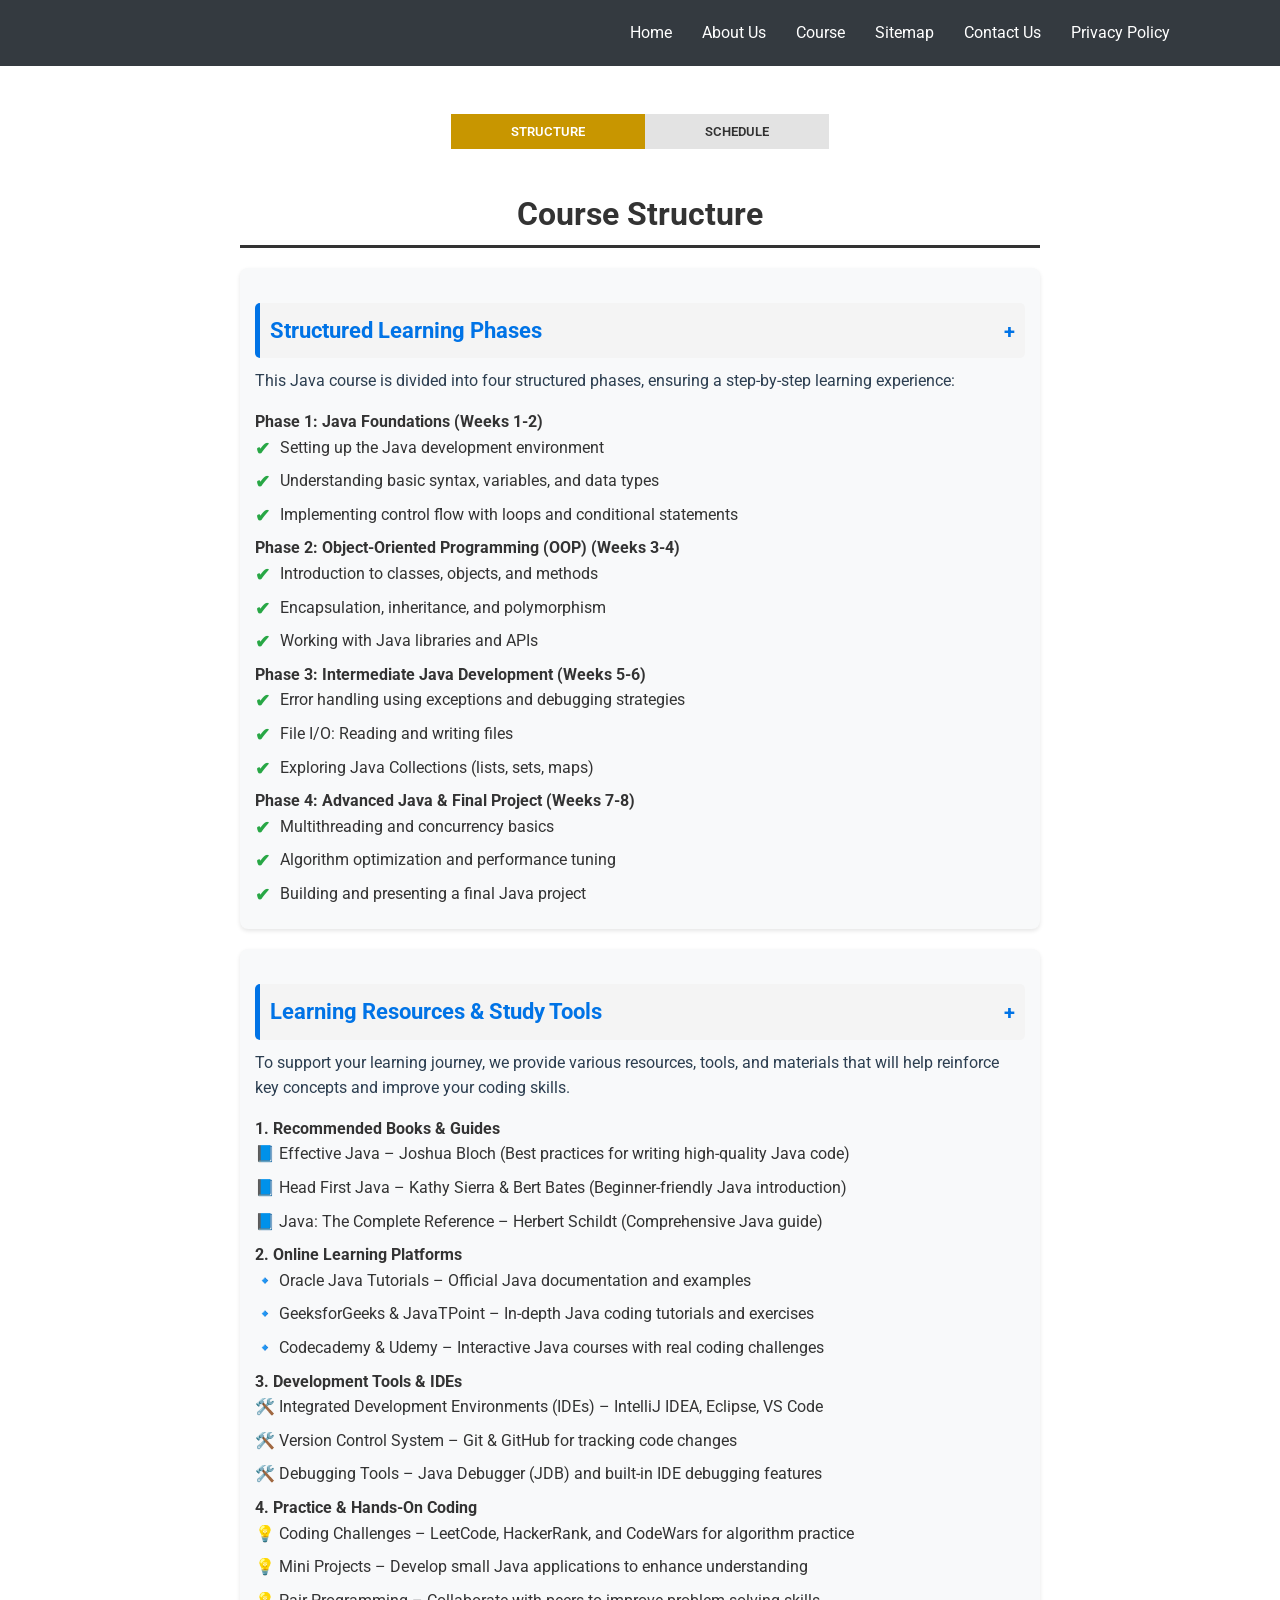
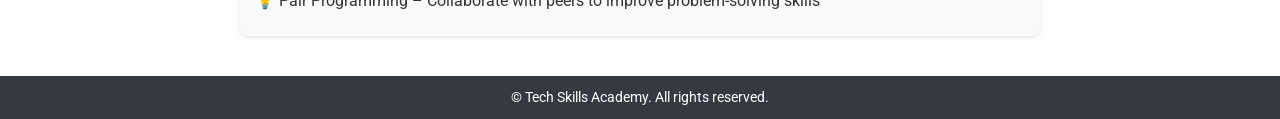
<file: pages/java-schedule.html>
<!DOCTYPE html>
<html lang="en">

<head>
  <meta charset="UTF-8">
  <meta name="viewport" content="width=device-width, initial-scale=1.0">

  <title>Java Course Schedule | Tech Skills Academy</title>
  <meta name="description" content="View the schedule for the Java Programming course.">
  
  <link rel="stylesheet" href="../assets/css/styles.css">
</head>

<body>

  <header>
    <nav>
      <ul>
        <li><a href="../index.html">Home</a></li>
        <li><a href="../pages/about-us.html">About Us</a></li>
        <li><a href="../pages/course-list.html">Course</a>
          <ul>
            <li><a href="../pages/course-list.html">Programming</a>
              <ul>
                <li><a href="../pages/java-course.html">Programming in Java</a></li>
                <li><a href="../pages/dotnet-course.html">.Net Programming</a></li>
                <li><a href="../pages/html-course.html">Web Page Creation with HTML</a></li>
              </ul>
            </li>
            <li><a href="../pages/course-list.html">Office Tools</a>
              <ul>
                <li><a href="#">Microsoft Office</a></li>
              </ul>
            </li>
          </ul>
        </li>
        <li><a href="../pages/sitemap.html">Sitemap</a></li>
        <li><a href="../pages/contact-us.html">Contact Us</a></li>
        <li><a href="../pages/privacy-policy.html">Privacy Policy</a></li>
      </ul>
    </nav>
  </header>

  <main class="course-page">
    
    <section class="course-header">
      <h1 id="course-title">JAVA COURSE SCHEDULE</h1>
    </section>

    <div class="tab-menu">
      <button class="tab-button active" data-target="structure">STRUCTURE</button>
      <button class="tab-button" data-target="schedule">SCHEDULE</button>
    </div>

    <!-- Course Structure -->
    <div class="tab-content active" id="structure">
      <h2>Course Structure</h2>

      <section class="section" id="course-phase">
        <h3 class="toggle-title">Structured Learning Phases <span class="toggle-icon">+</span></h3>
        <div class="toggle-content">
          <p>This Java course is divided into four structured phases, ensuring a step-by-step learning experience:</p>
          <h4>Phase 1: Java Foundations (Weeks 1-2)</h4>
          <ul>
            <li>Setting up the Java development environment</li>
            <li>Understanding basic syntax, variables, and data types</li>
            <li>Implementing control flow with loops and conditional statements</li>
          </ul>
          <h4>Phase 2: Object-Oriented Programming (OOP) (Weeks 3-4)</h4>
          <ul>
            <li>Introduction to classes, objects, and methods</li>
            <li>Encapsulation, inheritance, and polymorphism</li>
            <li>Working with Java libraries and APIs</li>
          </ul>
          <h4>Phase 3: Intermediate Java Development (Weeks 5-6)</h4>
          <ul>
            <li>Error handling using exceptions and debugging strategies</li>
            <li>File I/O: Reading and writing files</li>
            <li>Exploring Java Collections (lists, sets, maps)</li>
          </ul>
          <h4>Phase 4: Advanced Java & Final Project (Weeks 7-8)</h4>
          <ul>
            <li>Multithreading and concurrency basics</li>
            <li>Algorithm optimization and performance tuning</li>
            <li>Building and presenting a final Java project</li>
          </ul>
        </div>
      </section>

      <section class="section" id="tools">
        <h3 class="toggle-title">Learning Resources & Study Tools <span class="toggle-icon">+</span></h3>
        <div class="toggle-content">
          <p>To support your learning journey, we provide various resources, tools, and materials that will help
            reinforce key concepts and improve your coding skills.</p>
          <h4>1. Recommended Books & Guides</h4>
          <ul class="no-style">
            <li>📘 Effective Java – Joshua Bloch (Best practices for writing high-quality Java code)</li>
            <li>📘 Head First Java – Kathy Sierra & Bert Bates (Beginner-friendly Java introduction)</li>
            <li>📘 Java: The Complete Reference – Herbert Schildt (Comprehensive Java guide)</li>
          </ul>
          <h4>2. Online Learning Platforms</h4>
          <ul class="no-style">
            <li>🔹 Oracle Java Tutorials – Official Java documentation and examples</li>
            <li>🔹 GeeksforGeeks & JavaTPoint – In-depth Java coding tutorials and exercises</li>
            <li>🔹 Codecademy & Udemy – Interactive Java courses with real coding challenges</li>
          </ul>
          <h4>3. Development Tools & IDEs</h4>
          <ul class="no-style">
            <li>🛠️ Integrated Development Environments (IDEs) – IntelliJ IDEA, Eclipse, VS Code</li>
            <li>🛠️ Version Control System – Git & GitHub for tracking code changes</li>
            <li>🛠️ Debugging Tools – Java Debugger (JDB) and built-in IDE debugging features</li>
          </ul>
          <h4>4. Practice & Hands-On Coding</h4>
          <ul class="no-style">
            <li>💡 Coding Challenges – LeetCode, HackerRank, and CodeWars for algorithm practice</li>
            <li>💡 Mini Projects – Develop small Java applications to enhance understanding</li>
            <li>💡 Pair Programming – Collaborate with peers to improve problem-solving skills</li>
          </ul>
        </div>
      </section>
    </div>

    <!-- Weekly Schedule Table -->
    <div class="tab-content" id="schedule">
      <h2>Weekly Schedule Breakdown</h2>

      <section class="section" id="breakdown">
        <table class="schedule-table">
          <thead>
            <tr>
              <th>Week</th>
              <th>Topic</th>
              <th>Key Activities</th>
            </tr>
          </thead>
          <tbody>
            <tr>
              <td>Week 1</td>
              <td>Introduction to Java</td>
              <td>
                <ul class="bullet">
                  <li>Set up Java and an IDE (Eclipse, IntelliJ, or VS Code)</li>
                  <li>Write and run your first Java program</li>
                  <li>Understand variables, data types, and operators</li>
                </ul>
              </td>
            </tr>
            <tr>
              <td>Week 2</td>
              <td>Control Flow & Functions</td>
              <td>
                <ul class="bullet">
                  <li>Implement if-else statements, switch cases, and loops (for, while, do-while)</li>
                  <li>Create reusable methods with parameters and return types</li>
                  <li>Debugging and troubleshooting logic errors</li>
                </ul>
              </td>
            </tr>
            <tr>
              <td>Week 3</td>
              <td>Object-Oriented Programming (OOP)</td>
              <td>
                <ul class="bullet">
                  <li>Learn how to create classes and objects</li>
                  <li>Implement constructors, getters, and setters</li>
                  <li>Apply encapsulation and understand access modifiers (private, public, protected)</li>
                </ul>
              </td>
            </tr>
            <tr>
              <td>Week 4</td>
              <td>Inheritance & Polymorphism</td>
              <td>
                <ul class="bullet">
                  <li>Extend classes using inheritance</li>
                  <li>Override methods and use polymorphism for code flexibility</li>
                  <li>Work with abstract classes and interfaces</li>
                </ul>
              </td>
            </tr>
            <tr>
              <td>Week 5</td>
              <td>Exception Handling & File I/O</td>
              <td>
                <ul class="bullet">
                  <li>Handle runtime errors using try-catch-finally blocks</li>
                  <li>Read from and write to text files using Java I/O</li>
                  <li>Understand checked vs. unchecked exceptions</li>
                </ul>
              </td>
            </tr>
            <tr>
              <td>Week 6</td>
              <td>Java Collections & Data Structures</td>
              <td>
                <ul class="bullet">
                  <li>Work with ArrayLists, LinkedLists, HashMaps, and HashSets</li>
                  <li>Learn sorting and searching techniques using Java’s built-in algorithms</li>
                  <li>Optimize data storage and retrieval efficiency</li>
                </ul>
              </td>
            </tr>
            <tr>
              <td>Week 7</td>
              <td>Advanced Java & Project Work</td>
              <td>
                <ul class="bullet">
                  <li>Understand multithreading and parallel execution</li>
                  <li>Implement concurrency with Runnable and Thread classes</li>
                  <li>Begin planning and developing your final project</li>
                </ul>
              </td>
            </tr>
            <tr>
              <td>Week 8</td>
              <td>Final Project & Assessment</td>
              <td>
                <ul class="bullet">
                  <li>Complete and test your final Java application</li>
                  <li>Submit the project for peer or instructor review</li>
                  <li>Take the final assessment to evaluate your knowledge</li>
                </ul>
              </td>
            </tr>
          </tbody>
        </table>
      </section>

      <section class="section" id="commitment">
        <h3 class="toggle-title">Study Time Commitment <span class="toggle-icon">+</span></h3>
        <div class="toggle-content">
          <p>Each week, students should allocate approximately 8-10 hours to complete all learning activities,
            including:</p>
          <ul class="no-style">
            <li>📺 <strong>Video Lessons</strong>: 2-3 hours</li>
            <li>💡 <strong>Self-Practice & Coding Exercises</strong>: 3-5 hours</li>
            <li>📝 <strong>Assignments & Project Work</strong>: 2-3 hours</li>
            <li>📅 <strong>Tutorial Class & Discussions</strong>: 1-1.5 hours</li>
          </ul>
          <p>While the course is self-paced, following the weekly schedule is recommended to ensure consistent progress.
            Adjust your pace as needed, but staying on track will help you complete the course successfully.</p>
        </div>
      </section>
    </div>

  </main>

  <footer>
    <p>&copy; Tech Skills Academy. All rights reserved.</p>
  </footer>

  <script src="https://code.jquery.com/jquery-3.6.0.min.js"></script>
  <script src="../assets/js/script.js"></script>
</body>

</html>
</file>
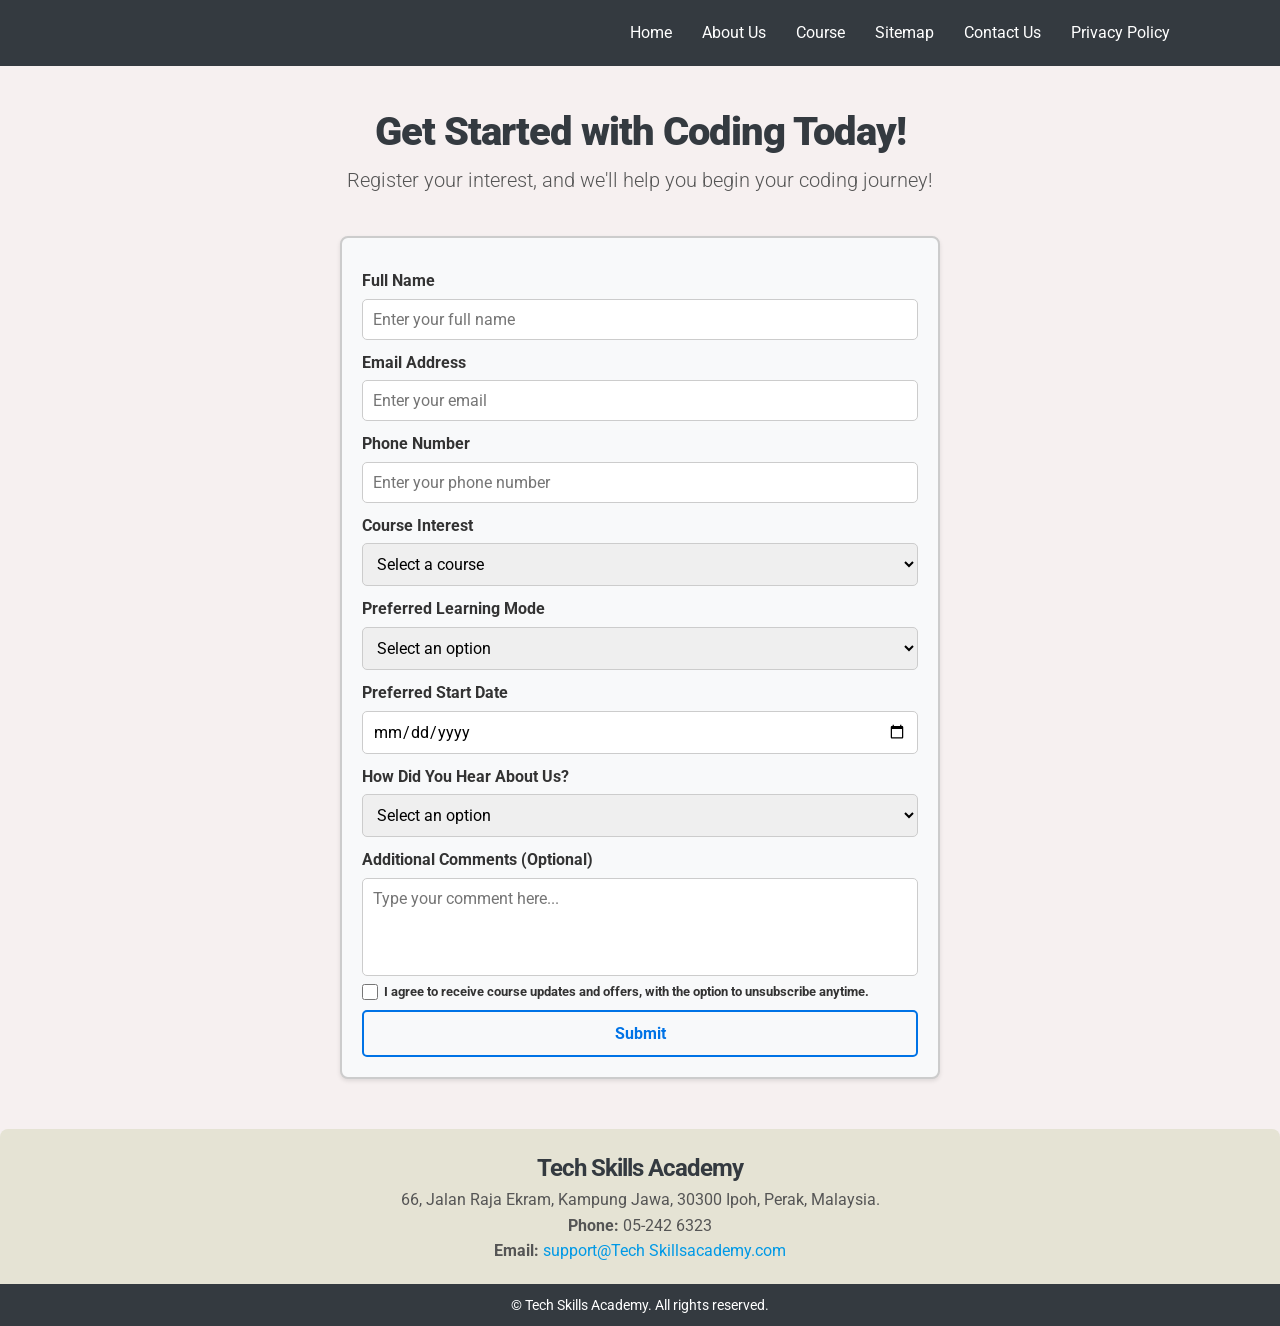
<file: pages/lead-form.html>
<!DOCTYPE html>
<html lang="en">

<head>
  <meta charset="UTF-8">
  <meta name="viewport" content="width=device-width, initial-scale=1.0">

  <title>Get Started | Tech Skills Academy</title>
  <meta name="description" content="Register your interest in Tech Skills Academy's IT training courses.">
  
  <link rel="stylesheet" href="../assets/css/styles.css">
</head>

<body>

  <header>
    <nav>
      <ul>
        <li><a href="../index.html">Home</a></li>
        <li><a href="../pages/about-us.html">About Us</a></li>
        <li><a href="../pages/course-list.html">Course</a>
          <ul>
            <li><a href="../pages/course-list.html">Programming</a>
              <ul>
                <li><a href="../pages/java-course.html">Programming in Java</a></li>
                <li><a href="../pages/dotnet-course.html">.Net Programming</a></li>
                <li><a href="../pages/html-course.html">Web Page Creation with HTML</a></li>
              </ul>
            </li>
            <li><a href="../pages/course-list.html">Office Tools</a>
              <ul>
                <li><a href="#">Microsoft Office</a></li>
              </ul>
            </li>
          </ul>
        </li>
        <li><a href="../pages/sitemap.html">Sitemap</a></li>
        <li><a href="../pages/contact-us.html">Contact Us</a></li>
        <li><a href="../pages/privacy-policy.html">Privacy Policy</a></li>
      </ul>
    </nav>
  </header>

  <main>
    
    <section class="lead-title">
      <h1>Get Started with Coding Today!</h1>
      <h2>Register your interest, and we'll help you begin your coding journey!</h2>
    </section>

    <!-- Lead Generation Form -->
    <section class="registration-form">
      <form id="leadForm" novalidate>

        <label for="full-name">Full Name</label>
        <input type="text" id="full-name" name="full-name" placeholder="Enter your full name" required>
        <div class="error" id="fullNameError"></div>

        <label for="email">Email Address</label>
        <input type="email" id="email" name="email" placeholder="Enter your email" required>
        <div class="error" id="emailError"></div>

        <label for="phone">Phone Number</label>
        <input type="tel" id="phone" name="phone" placeholder="Enter your phone number" required>
        <div class="error" id="phoneError"></div>

        <label for="course-interest">Course Interest</label>
        <select id="course-interest" name="course-interest" required>
          <option value="">Select a course</option>
          <option value="Programming in Java">Programming in Java</option>
          <option value=".Net Programming">.Net Programming</option>
          <option value="Web Page Creation with HTML">Web Page Creation with HTML</option>
          <option value="Microsoft Office Basics">Microsoft Office Basics</option>
        </select>
        <div class="error" id="courseInterestError"></div>

        <label for="learning-mode">Preferred Learning Mode</label>
        <select id="learning-mode" name="learning-mode" required>
          <option value="">Select an option</option>
          <option value="online">Online</option>
          <option value="offline">In-Person</option>
          <option value="hybrid">Hybrid</option>
        </select>
        <div class="error" id="learningModeError"></div>

        <label for="start-date">Preferred Start Date</label>
        <input type="date" id="start-date" name="start-date" required>
        <div class="error" id="startDateError"></div>

        <label for="refer-source">How Did You Hear About Us?</label>
        <select id="refer-source" name="refer-source" required>
          <option value="">Select an option</option>
          <option value="Google">Google</option>
          <option value="Facebook">Facebook</option>
          <option value="Instagram">Instagram</option>
          <option value="YouTube">YouTube</option>
          <option value="LinkedIn">LinkedIn</option>
          <option value="Other">Other</option>
        </select>
        <div class="error" id="referSourceError"></div>

        <label for="comments">Additional Comments (Optional)</label>
        <textarea id="comments" name="comments" rows="4" placeholder="Type your comment here..."></textarea>

        <div class="terms-container">
          <input type="checkbox" id="terms" name="terms" required>
          <label for="terms">I agree to receive course updates and offers, with the option to unsubscribe
            anytime.</label>
        </div>

        <button type="submit">Submit</button>
      </form>
    </section>

    <section class="contact-info">
      <h3>Tech Skills Academy</h3>
      <p>66, Jalan Raja Ekram, Kampung Jawa, 30300 Ipoh, Perak, Malaysia.<br>
        <strong>Phone:</strong> 05-242 6323<br>
        <strong>Email:</strong> <a href="mailto:support@Tech Skillsacademy.com">support@Tech Skillsacademy.com</a>
      </p>
    </section>

  </main>

  <footer>
    <p>&copy; Tech Skills Academy. All rights reserved.</p>
  </footer>

  <script src="https://code.jquery.com/jquery-3.6.0.min.js"></script>
  <script src="../assets/js/script.js"></script>
</body>

</html>
</file>
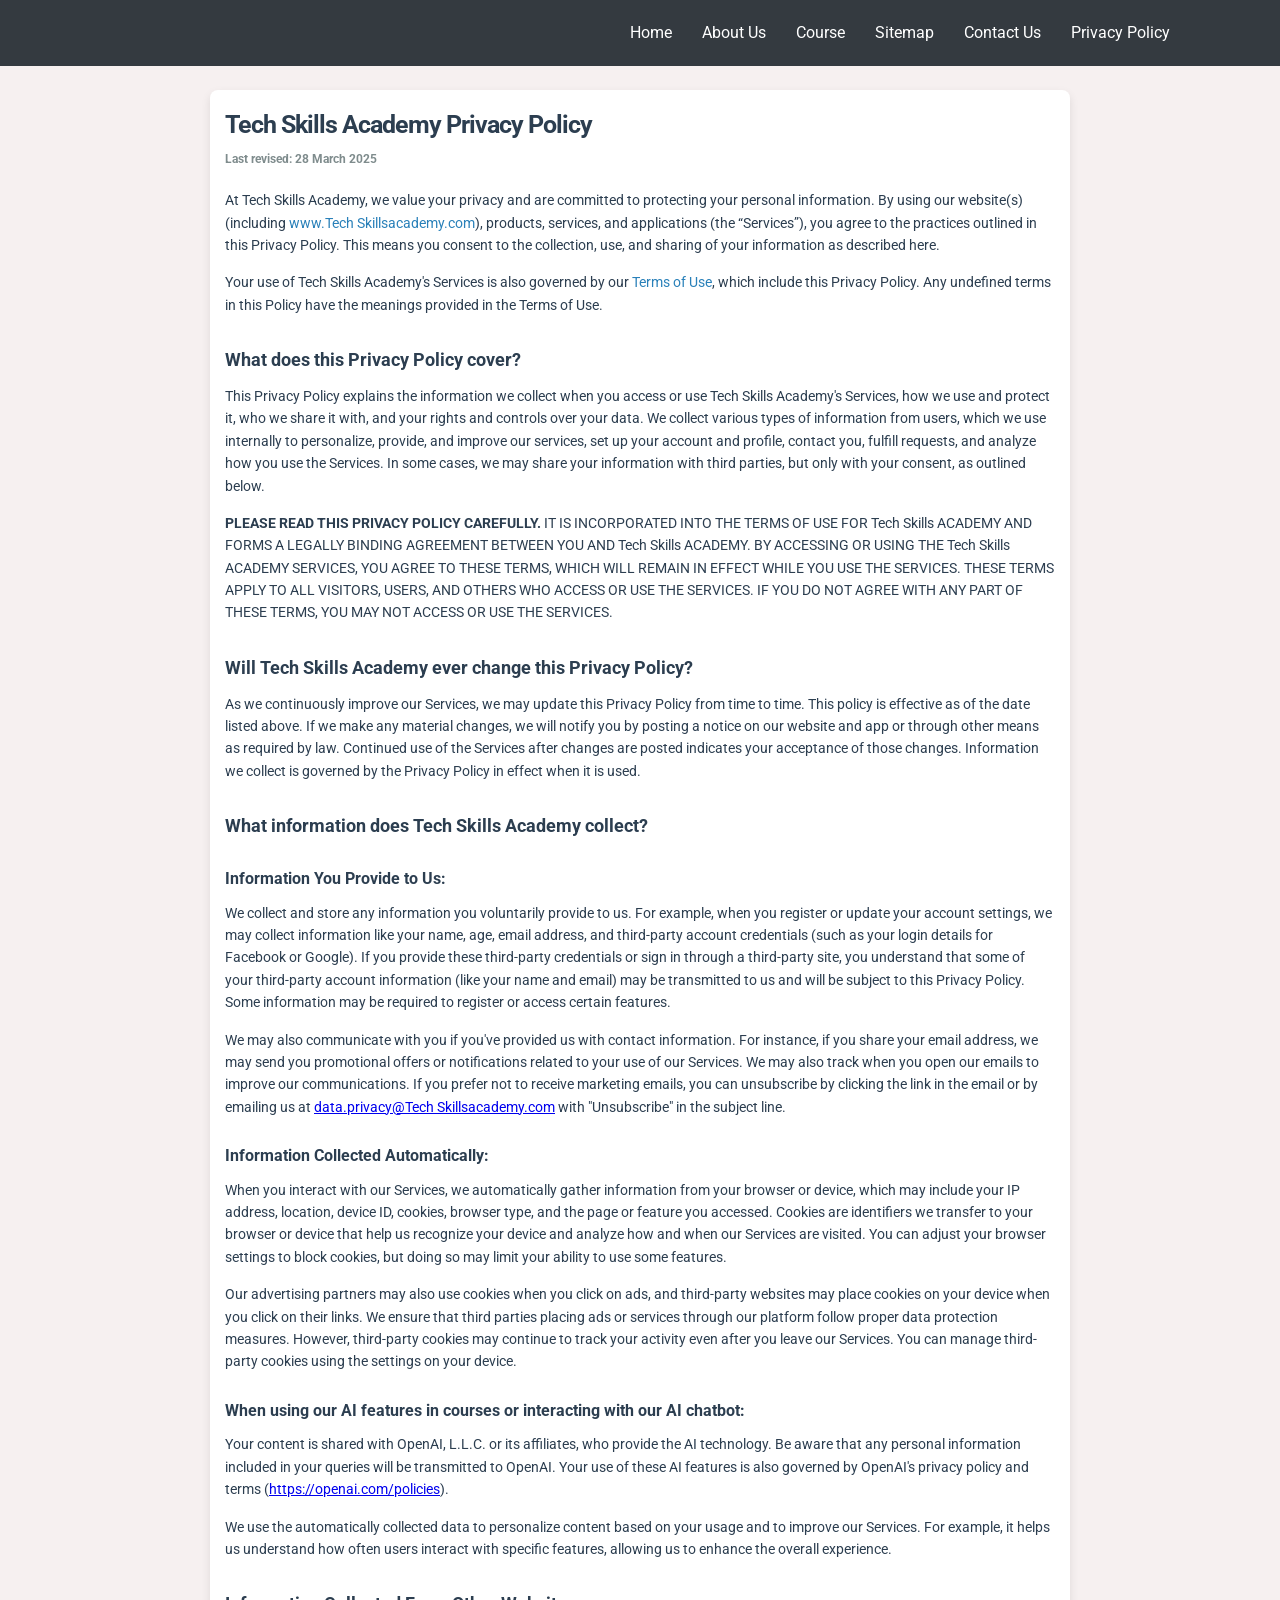
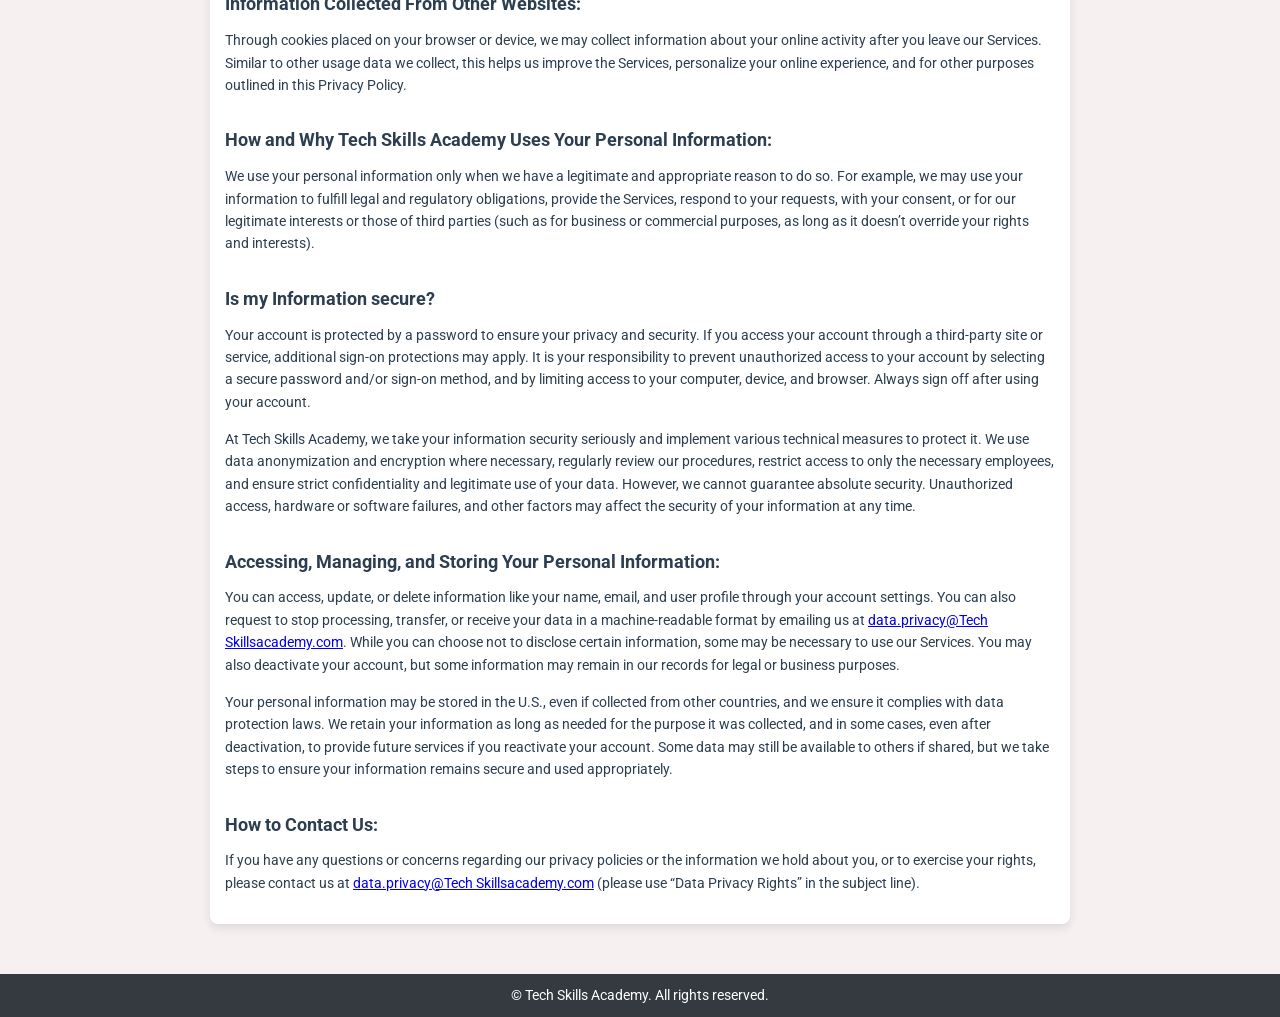
<file: pages/privacy-policy.html>
<!DOCTYPE html>
<html lang="en">

<head>
  <meta charset="UTF-8">
  <meta name="viewport" content="width=device-width, initial-scale=1.0">

  <title>Privacy Policy | Tech Skills Academy</title>
  <meta name="description" content="Read Tech Skills Academy's privacy policy and information handling practices.">
  
  <link rel="stylesheet" href="../assets/css/styles.css">
</head>

<body>

  <header>
    <nav>
      <ul>
        <li><a href="../index.html">Home</a></li>
        <li><a href="../pages/about-us.html">About Us</a></li>
        <li><a href="../pages/course-list.html">Course</a>
          <ul>
            <li><a href="../pages/course-list.html">Programming</a>
              <ul>
                <li><a href="../pages/java-course.html">Programming in Java</a></li>
                <li><a href="../pages/dotnet-course.html">.Net Programming</a></li>
                <li><a href="../pages/html-course.html">Web Page Creation with HTML</a></li>
              </ul>
            </li>
            <li><a href="../pages/course-list.html">Office Tools</a>
              <ul>
                <li><a href="#">Microsoft Office</a></li>
              </ul>
            </li>
          </ul>
        </li>
        <li><a href="../pages/sitemap.html">Sitemap</a></li>
        <li><a href="../pages/contact-us.html">Contact Us</a></li>
        <li><a href="../pages/privacy-policy.html">Privacy Policy</a></li>
      </ul>
    </nav>
  </header>

  <main id="privacy-policy-main">

    <div class="privacy-policy-container">
      <section class="privacy-policy-content">
        <h1 id="privacy-policy-title">Tech Skills Academy Privacy Policy</h1>
        <p class="last-revised"><strong>Last revised: 28 March 2025</strong></p>

        <p class="intro">At Tech Skills Academy, we value your privacy and are committed to protecting your
          personal information. By using our website(s) (including <a href="https://www.Tech Skillsacademy.com"
            target="_blank">www.Tech Skillsacademy.com</a>), products,
          services, and applications (the “Services”), you agree to the practices outlined in this Privacy
          Policy. This means you consent to the collection, use, and sharing of your information as
          described here.</p>

        <p class="intro">Your use of Tech Skills Academy's Services is also governed by our <a
            href="terms-of-use.html">Terms of Use</a>, which include this Privacy Policy. Any undefined
          terms in this Policy have the meanings provided in the Terms of Use.</p>

        <h2 class="section-title">What does this Privacy Policy cover?</h2>
        <p>This Privacy Policy explains the information we collect when you access or use Tech Skills Academy's
          Services, how we use and protect it, who we share it with, and your rights and controls over
          your data. We collect various types of information from users, which we use internally to
          personalize, provide, and improve our services, set up your account and profile, contact you,
          fulfill requests, and analyze how you use the Services. In some cases, we may share your
          information with third parties, but only with your consent, as outlined below.</p>

        <p class="strong-warning"><strong>PLEASE READ THIS PRIVACY POLICY CAREFULLY.</strong> IT IS
          INCORPORATED INTO THE TERMS OF USE FOR Tech Skills ACADEMY AND FORMS A LEGALLY BINDING AGREEMENT
          BETWEEN YOU AND Tech Skills ACADEMY. BY ACCESSING OR USING THE Tech Skills ACADEMY SERVICES, YOU AGREE
          TO THESE TERMS, WHICH WILL REMAIN IN EFFECT WHILE YOU USE THE SERVICES. THESE TERMS APPLY TO ALL
          VISITORS, USERS, AND OTHERS WHO ACCESS OR USE THE SERVICES. IF YOU DO NOT AGREE WITH ANY PART OF
          THESE TERMS, YOU MAY NOT ACCESS OR USE THE SERVICES.</p>

        <h2 class="section-title">Will Tech Skills Academy ever change this Privacy Policy?</h2>
        <p>As we continuously improve our Services, we may update this Privacy Policy from time to time.
          This policy is effective as of the date listed above. If we make any material changes, we will
          notify you by posting a notice on our website and app or through other means as required by law.
          Continued use of the Services after changes are posted indicates your acceptance of those
          changes. Information we collect is governed by the Privacy Policy in effect when it is used.</p>

        <h2 class="section-title">What information does Tech Skills Academy collect?</h2>

        <h3 class="subsection-title">Information You Provide to Us:</h3>
        <p>We collect and store any information you voluntarily provide to us. For example, when you
          register or update your account settings, we may collect information like your name, age, email
          address, and third-party account credentials (such as your login details for Facebook or
          Google). If you provide these third-party credentials or sign in through a third-party site, you
          understand that some of your third-party account information (like your name and email) may be
          transmitted to us and will be subject to this Privacy Policy. Some information may be required
          to register or access certain features.</p>

        <p>We may also communicate with you if you've provided us with contact information. For instance, if
          you share your email address, we may send you promotional offers or notifications related to
          your use of our Services. We may also track when you open our emails to improve our
          communications. If you prefer not to receive marketing emails, you can unsubscribe by clicking
          the link in the email or by emailing us at <a
            href="mailto:data.privacy@Tech Skillsacademy.com">data.privacy@Tech Skillsacademy.com</a> with
          "Unsubscribe" in the subject line.</p>

        <h3 class="subsection-title">Information Collected Automatically:</h3>
        <p>When you interact with our Services, we automatically gather information from your browser or
          device, which may include your IP address, location, device ID, cookies, browser type, and the
          page or feature you accessed. Cookies are identifiers we transfer to your browser or device that
          help us recognize your device and analyze how and when our Services are visited. You can adjust
          your browser settings to block cookies, but doing so may limit your ability to use some
          features.</p>

        <p>Our advertising partners may also use cookies when you click on ads, and third-party websites may
          place cookies on your device when you click on their links. We ensure that third parties placing
          ads or services through our platform follow proper data protection measures. However,
          third-party cookies may continue to track your activity even after you leave our Services. You
          can manage third-party cookies using the settings on your device.</p>

        <h3 class="subsection-title">When using our AI features in courses or interacting with our AI
          chatbot:</h3>
        <p>Your content is shared with OpenAI, L.L.C. or its affiliates, who provide the AI technology. Be
          aware that any personal information included in your queries will be transmitted to OpenAI. Your
          use of these AI features is also governed by OpenAI's privacy policy and terms (<a
            href="https://openai.com/policies" target="_blank">https://openai.com/policies</a>).</p>

        <p>We use the automatically collected data to personalize content based on your usage and to improve
          our Services. For example, it helps us understand how often users interact with specific
          features, allowing us to enhance the overall experience.</p>

        <h2 class="section-title">Information Collected From Other Websites:</h2>
        <p>Through cookies placed on your browser or device, we may collect information about your online
          activity after you leave our Services. Similar to other usage data we collect, this helps us
          improve the Services, personalize your online experience, and for other purposes outlined in
          this Privacy Policy.</p>

        <h2 class="section-title">How and Why Tech Skills Academy Uses Your Personal Information:</h2>
        <p>We use your personal information only when we have a legitimate and appropriate reason to do so.
          For example, we may use your information to fulfill legal and regulatory obligations, provide
          the Services, respond to your requests, with your consent, or for our legitimate interests or
          those of third parties (such as for business or commercial purposes, as long as it doesn’t
          override your rights and interests).</p>

        <h2 class="section-title">Is my Information secure?</h2>
        <p>Your account is protected by a password to ensure your privacy and security. If you access your
          account through a third-party site or service, additional sign-on protections may apply. It is
          your responsibility to prevent unauthorized access to your account by selecting a secure
          password and/or sign-on method, and by limiting access to your computer, device, and browser.
          Always sign off after using your account.</p>

        <p>At Tech Skills Academy, we take your information security seriously and implement various technical
          measures to protect it. We use data anonymization and encryption where necessary, regularly
          review our procedures, restrict access to only the necessary employees, and ensure strict
          confidentiality and legitimate use of your data. However, we cannot guarantee absolute security.
          Unauthorized access, hardware or software failures, and other factors may affect the security of
          your information at any time.</p>

        <h2 class="section-title">Accessing, Managing, and Storing Your Personal Information:</h2>
        <p>You can access, update, or delete information like your name, email, and user profile through
          your account settings. You can also request to stop processing, transfer, or receive your data
          in a machine-readable format by emailing us at <a
            href="mailto:data.privacy@Tech Skillsacademy.com">data.privacy@Tech Skillsacademy.com</a>. While you
          can choose not to disclose certain information, some may be necessary to use our Services. You
          may also deactivate your account, but some information may remain in our records for legal or
          business purposes.</p>

        <p>Your personal information may be stored in the U.S., even if collected from other countries, and
          we ensure it complies with data protection laws. We retain your information as long as needed
          for the purpose it was collected, and in some cases, even after deactivation, to provide future
          services if you reactivate your account. Some data may still be available to others if shared,
          but we take steps to ensure your information remains secure and used appropriately.</p>

        <h2 class="section-title">How to Contact Us:</h2>
        <p>If you have any questions or concerns regarding our privacy policies or the information we hold
          about you, or to exercise your rights, please contact us at <a
            href="mailto:data.privacy@Tech Skillsacademy.com">data.privacy@Tech Skillsacademy.com</a> (please
          use “Data Privacy Rights” in the subject line).</p>
      </section>
    </div>
    
  </main>

  <footer>
    <p>&copy; Tech Skills Academy. All rights reserved.</p>
  </footer>

  <script src="https://code.jquery.com/jquery-3.6.0.min.js"></script>
  <script src="../assets/js/script.js"></script>
</body>

</html>
</file>
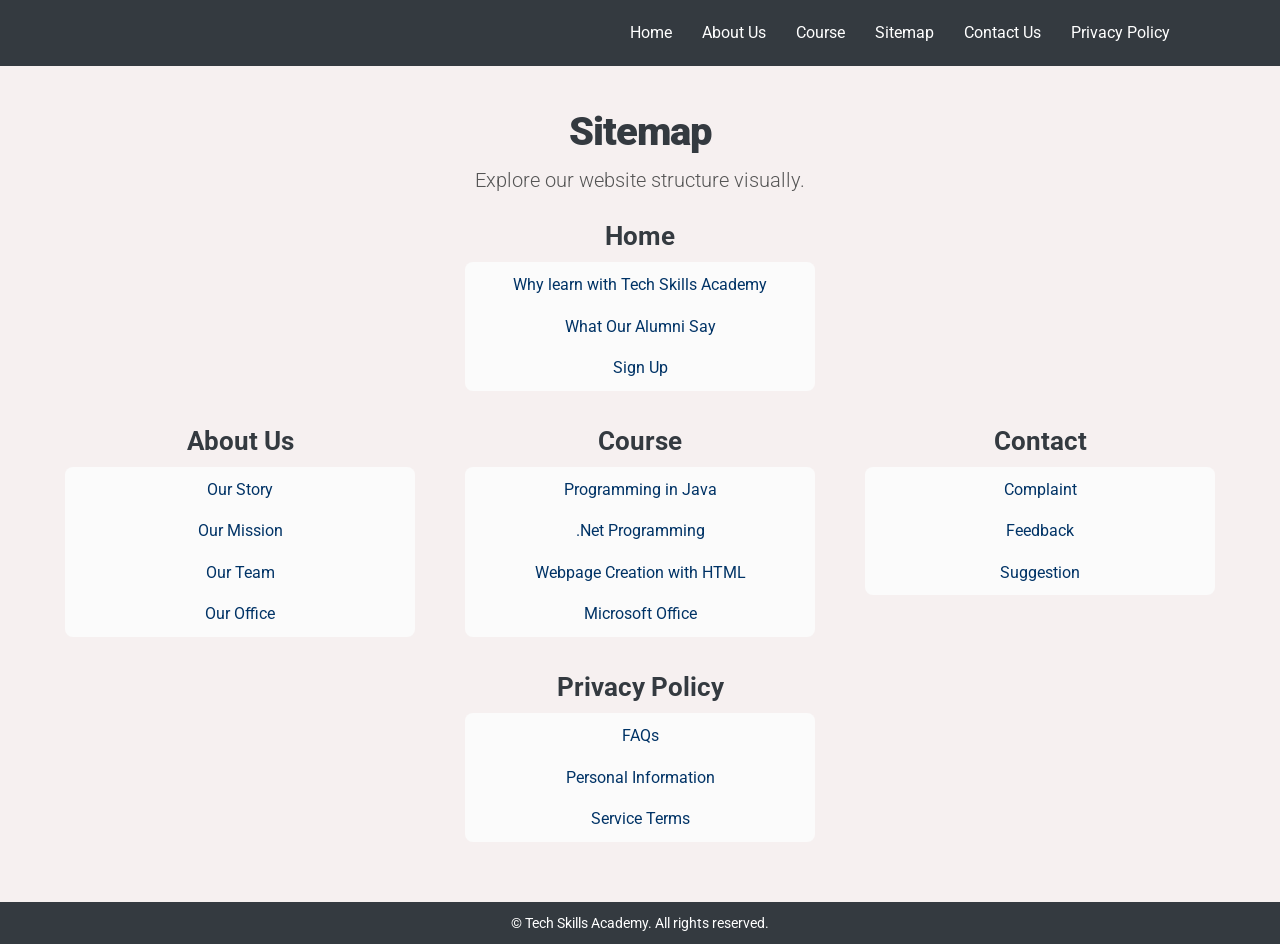
<file: pages/sitemap.html>
<!DOCTYPE html>
<html lang="en">

<head>
  <meta charset="UTF-8">
  <meta name="viewport" content="width=device-width, initial-scale=1.0">

  <title>Sitemap | Tech Skills Academy</title>
  <meta name="description" content="View the sitemap for Tech Skills Academy's website.">
  
  <link rel="stylesheet" href="../assets/css/styles.css">
</head>

<body>

  <header>
    <nav>
      <ul>
        <li><a href="../index.html">Home</a></li>
        <li><a href="../pages/about-us.html">About Us</a></li>
        <li><a href="../pages/course-list.html">Course</a>
          <ul>
            <li><a href="../pages/course-list.html">Programming</a>
              <ul>
                <li><a href="../pages/java-course.html">Programming in Java</a></li>
                <li><a href="../pages/dotnet-course.html">.Net Programming</a></li>
                <li><a href="../pages/html-course.html">Web Page Creation with HTML</a></li>
              </ul>
            </li>
            <li><a href="../pages/course-list.html">Office Tools</a>
              <ul>
                <li><a href="#">Microsoft Office</a></li>
              </ul>
            </li>
          </ul>
        </li>
        <li><a href="../pages/sitemap.html">Sitemap</a></li>
        <li><a href="../pages/contact-us.html">Contact Us</a></li>
        <li><a href="../pages/privacy-policy.html">Privacy Policy</a></li>
      </ul>
    </nav>
  </header>

  <main class="sitemap-container">

    <h1>Sitemap</h1>
    <h2>Explore our website structure visually.</h2>

    <ul class="sitemap-list">
      <li>Home
        <ul>
          <li><a href="index.html#why-learn">Why learn with Tech Skills Academy</a></li>
          <li><a href="index.html#alumni-section">What Our Alumni Say</a></li>
          <li><a href="index.html#join-us">Sign Up</a></li>
        </ul>
      </li>

      <div class="sitemap-middle">
        <li>About Us
          <ul>
            <li><a href="about-us.html#our-story">Our Story</a></li>
            <li><a href="about-us.html#our-mission">Our Mission</a></li>
            <li><a href="about-us.html#our-team">Our Team</a></li>
            <li><a href="about-us.html#office-location">Our Office</a></li>
          </ul>
        </li>
        <li>Course
          <ul>
            <li><a href="java-course.html">Programming in Java</a></li>
            <li><a href="dotnet-course.html">.Net Programming</a></li>
            <li><a href="html-course.html">Webpage Creation with HTML</a></li>
            <li><a href="#">Microsoft Office</a></li>
          </ul>
        </li>
        <li>Contact
          <ul>
            <li><a href="contact-us.html">Complaint</a></li>
            <li><a href="contact-us.html">Feedback</a></li>
            <li><a href="contact-us.html">Suggestion</a></li>
          </ul>
        </li>
      </div>

      <div class="sitemap-bottom">
        <li>Privacy Policy
          <ul>
            <li><a href="privacy-policy.html">FAQs</a></li>
            <li><a href="privacy-policy.html">Personal Information</a></li>
            <li><a href="privacy-policy.html">Service Terms</a></li>
          </ul>
        </li>
      </div>
    </ul>
    
  </main>

  <footer>
    <p>&copy; Tech Skills Academy. All rights reserved.</p>
  </footer>

  <script src="https://code.jquery.com/jquery-3.6.0.min.js"></script>
  <script src="../assets/js/script.js"></script>
</body>

</html>
</file>
<file: assets/css/styles.css>
@import url("https://fonts.googleapis.com/css2?family=Roboto:wght@300;400;700&display=swap");

/* Global Styles */
* {
  margin: 0;
  padding: 0;
  box-sizing: border-box;
  font-family: "Roboto", sans-serif;
}

html,
body {
  min-height: 100vh;
  display: flex;
  flex-direction: column;
  font-size: 16px;
  line-height: 1.6;
  background-color: #f6f0f0;
  color: #333;
}

html {
  scroll-behavior: smooth;
  overflow-y: scroll;
}

main {
  flex: 1;
}

/* Home Page */
/* Header & Navigation */
header {
  position: fixed;
  top: 0;
  width: 100%;
  background: #343a40;
  padding: 10px 20px;
  z-index: 1000;
}

nav {
  display: flex;
  justify-content: flex-end;
  padding-right: 80px;
}

nav ul {
  list-style: none;
  display: flex;
  gap: 10px;
}

nav ul li {
  position: relative;
}

nav ul li a {
  text-decoration: none;
  color: white;
  padding: 10px 10px;
  display: inline-block;
  transition: all 0.3s ease-in-out;
}

nav ul li a:hover {
  background: #0099e6;
  color: white;
}

/* Dropdown Styles */
nav ul ul {
  display: none;
  position: absolute;
  background: #495057;
  top: 100%;
  left: 0;
  min-width: 200px;
}

nav ul ul li a {
  display: block;
  padding: 10px;
  color: white;
}

nav ul li:hover>ul {
  display: block;
}

nav ul ul ul {
  top: 0;
  left: 100%;
}

/* Main Header Section */
.main-header {
  text-align: center;
  background: #343a40;
  color: white;
  padding: 90px 30px 40px;
  width: 100%;
  margin: 0 auto;
}

.main-header h1 {
  font-size: 2.5rem;
  font-weight: 900;
  letter-spacing: -1px;
}

.main-header h2 {
  font-size: 1.25rem;
  font-weight: 300;
  margin-bottom: 20px;
}

/* Call-to-Action Button Styling */
.main-header button,
.join-us-text button {
  background: #e1ad01;
  color: #343a40;
  border: none;
  padding: 14px 28px;
  font-size: 18px;
  font-weight: bold;
  border-radius: 25px;
  cursor: pointer;
  transition: all 0.3s ease-in-out;
}

.main-header button:hover,
.join-us-text button:hover {
  background: #0099e6;
  color: white;
  transform: translateY(-3px);
  box-shadow: 0px 8px 16px rgba(0, 0, 0, 0.3);
}

/* Why Learn Section */
#why-learn {
  text-align: center;
  padding: 40px 20px;
  display: grid;
  grid-template-columns: repeat(2, 1fr);
  gap: 20px;
  max-width: 1000px;
  margin: 0 auto;
}

#why-learn h2 {
  grid-column: 1 / -1;
  margin-bottom: 20px;
  font-size: 2.2rem;
  letter-spacing: -1px;
}

.image-item {
  display: flex;
  flex-direction: column;
  align-items: center;
  text-align: center;
  padding: 15px;
  background: #fafafa;
  border-radius: 10px;
  box-shadow: 0 4px 8px rgba(0, 0, 0, 0.1);
}

.image-gallery img {
  width: 100%;
  max-height: 180px;
  object-fit: cover;
  border-radius: 10px;
}

.image-text h3 {
  font-size: 1.4rem;
  font-weight: bold;
  margin-top: 5px;
  letter-spacing: -1px;
}

.image-text p {
  font-size: 1rem;
  line-height: 1.5;
}

/* Testimonials Section */
#alumni-section {
  padding: 40px 20px;
  background-color: #001f3d;
  text-align: center;
  color: white;
}

#alumni-section h2 {
  font-size: 2.2rem;
  margin-bottom: 20px;
  letter-spacing: -1px;
}

/* Testimonial Wrapper */
.testimonial-wrapper {
  overflow: hidden;
  max-width: 600px;
  margin: 0 auto;
}

/* Testimonial Container */
.testimonial-container {
  display: flex;
  transition: transform 0.6s ease-in-out;
  width: 300%;
}

/* Single Testimonial */
.testimonial {
  flex: 0 0 100%;
  max-width: 600px;
  display: flex;
  align-items: center;
  background: #fff;
  padding: 20px;
  border-radius: 10px;
  box-shadow: 0 4px 8px rgba(0, 0, 0, 0.1);
  margin-right: 15px;
}

/* Removes Extra Space from the Last Testimonial */
.testimonial:last-child {
  margin-right: 0;
}

/* Testimonial Image Styling */
.testimonial img {
  width: 150px;
  height: 150px;
  border-radius: 50%;
  margin-right: 30px;
}

.testimonial-content h3 {
  font-size: 1.2rem;
  margin-bottom: 3px;
  color: #333;
}

.testimonial-content h4 {
  font-size: 1.3rem;
  font-weight: normal;
  margin-bottom: 3px;
  color: #555;
  letter-spacing: -1px;
}

.testimonial-content blockquote {
  font-size: 1rem;
  color: #555;
  font-style: italic;
}

/* Join Us Section */
#join-us {
  padding: 40px 20px;
  background-color: #f6f0f0;
}

.join-us-content {
  display: flex;
  align-items: center;
  justify-content: space-between;
  max-width: 1000px;
  margin: 0 auto;
}

.join-us-image img {
  max-width: 400px;
  width: 100%;
  height: auto;
}

.join-us-text {
  max-width: 500px;
  padding-left: 20px;
}

.join-us-text h2 {
  font-size: 2.2rem;
  margin-bottom: 0px;
  letter-spacing: -1px;
}

.join-us-text p {
  font-size: 1rem;
  line-height: 1.6;
  margin-bottom: 20px;
}

/* Footer */
footer {
  background-color: #343a40;
  text-align: center;
  padding: 10px 20px;
  width: 100%;
  position: relative;
  z-index: 0;
}

footer p {
  margin: 0;
  color: white;
}

/* About Us Page */
.about-page {
  background-color: #fafdff;
}

.about-content {
  max-width: 1200px;
  margin: 0 auto;
  padding: 40px 20px;
}

.about-container {
  display: flex;
  justify-content: space-between;
  gap: 30px;
}

.about-story,
.about-mission {
  flex: 1;
}

.about-story h2,
.about-mission h2 {
  font-size: 1.7rem;
  margin-bottom: 5px;
  color: #222;
  padding-bottom: 5px;
  letter-spacing: -1px;
}

.about-story p,
.about-mission p {
  font-size: 1rem;
  line-height: 1.5;
  color: #555;
}

.about-team {
  text-align: center;
  margin-top: 50px;
  width: 100%;
}

.about-team h2 {
  font-size: 1.7rem;
  margin-bottom: 20px;
  color: #222;
  padding-bottom: 5px;
  letter-spacing: -1px;
}

.team-container {
  display: grid;
  grid-template-columns: repeat(5, 1fr);
  gap: 30px;
  justify-content: center;
  align-items: center;
}

.team-member {
  text-align: center;
}

.team-member img {
  width: 140px;
  height: 140px;
  border-radius: 50%;
  object-fit: cover;
}

.team-member h3 {
  font-size: 1.2rem;
  margin: 10px 0 0;
}

.team-member p {
  font-size: 1rem;
  color: #555;
}

.team-container .team-member:nth-child(n + 6) {
  grid-column: span 1;
}

#office-location {
  padding: 40px 20px;
  background-color: #001f3d;
  text-align: center;
  color: white;
}

#office-location h2 {
  font-size: 1.7rem;
  margin-bottom: 20px;
  padding-bottom: 5px;
  letter-spacing: -1px;
}

.map-container {
  display: flex;
  justify-content: center;
  align-items: center;
}

.map-container iframe {
  width: 100%;
  max-width: 900px;
  height: 400px;
}

/* Sitemap Page */
.sitemap-page {
  background-color: #fafdff;
}

.sitemap-container {
  max-width: 800px;
  margin: 80px auto 40px;
  padding: 20px;
  text-align: center;
}

/* Sitemap Title (h1) */
.sitemap-container h1 {
  font-size: 2.5rem;
  font-weight: 900;
  letter-spacing: -1px;
  color: #343a40;
}

/* Sitemap Subtitle (h2) */
.sitemap-container h2 {
  font-size: 1.25rem;
  font-weight: 300;
  color: #555;
  margin-bottom: 20px;
}

/* Sitemap Main List */
.sitemap-list {
  display: flex;
  flex-direction: column;
  align-items: center;
  gap: 30px;
  list-style: none;
  padding: 0;
}

/* Main Menu Styling */
.sitemap-list>li {
  font-size: 1.6rem;
  font-weight: bold;
  color: #343a40;
  text-align: center;
}

/* Middle Section: About Us, Course, Contact */
.sitemap-middle {
  display: flex;
  justify-content: center;
  gap: 50px;
}

.sitemap-middle li {
  font-size: 1.6rem;
  font-weight: bold;
  color: #343a40;
  text-align: center;
}

/* Bottom Section: Privacy Policy */
.sitemap-bottom {
  text-align: center;
  font-size: 1.6rem;
  font-weight: bold;
  color: #343a40;
}

/* Submenu Box Styling */
.sitemap-list ul {
  list-style-type: none;
  padding: 2px 0;
  margin-top: 5px;
  background-color: #FBFBFB;
  border-radius: 8px;
  width: 100%;
  max-width: 450px;
  min-width: 350px;
  text-align: center;
}

/* Submenu Items */
.sitemap-list ul li {
  font-size: 1rem;
  font-weight: normal;
  color: #003366;
  padding: 4px 0;
  width: 100%;
}

/* Links Styling */
.sitemap-list a {
  text-decoration: none;
  color: #003366;
  display: block;
  width: 100%;
  padding: 4px 0;
  transition: background-color 0.3s ease-in-out, font-weight 0.3s ease-in-out,
    transform 0.2s ease-in-out;
}

/* Hover Effect (Lift effect on submenu) */
.sitemap-list a:hover {
  background-color: #ffcccc;
  font-weight: bold;
  transform: translateY(-5px);
}

/* Contact Us Page */
.contact-page {
  background-color: #fafdff;
  min-height: 100vh;
  display: flex;
  flex-direction: column;
}

/* Contact Us Title Section */
.contact-title {
  max-width: 800px;
  margin: 80px auto 40px;
  padding: 20px;
  text-align: center;
}

.contact-title h1 {
  font-size: 2.5rem;
  font-weight: 900;
  letter-spacing: -1px;
  color: #343a40;
}

.contact-title h2 {
  font-size: 1.25rem;
  font-weight: 300;
  color: #555;
  margin-bottom: 20px;
}

/* Contact Form Styling */
.contact-form {
  max-width: 600px;
  margin: -40px auto 50px;
  padding: 20px;
  background: #f8f9fa;
  border-radius: 8px;
  box-shadow: 0px 2px 4px rgba(0, 0, 0, 0.1);
  border: 2px solid #ccc;
}

.contact-form {
  flex-grow: 1;
}

.contact-form label {
  display: flex;
  align-items: center;
  font-size: 16px;
  font-weight: bold;
  margin-top: 10px;
  color: #333;
  cursor: pointer;
}

.contact-form input,
.contact-form select,
.contact-form textarea {
  width: 100%;
  padding: 10px;
  margin-top: 5px;
  border: 1px solid #ccc;
  border-radius: 5px;
  font-size: 16px;
}

.contact-form textarea {
  resize: none;
}

.contact-form input:focus,
.contact-form select:focus,
.contact-form textarea:focus {
  border-color: #0073e6;
  outline: none;
}

/* Submit Button */
.contact-form button {
  display: inline-block;
  font-size: 16px;
  font-weight: bold;
  color: #0073e6;
  background: transparent;
  padding: 12px 20px;
  border: 2px solid #0073e6;
  border-radius: 5px;
  cursor: pointer;
  transition: all 0.3s ease-in-out;
  width: 100%;
  margin-top: 10px;
}

.contact-form button:hover {
  background-color: #0073e6;
  color: white;
}

/* Contact Information Styling */
.contact-info {
  width: 100%;
  text-align: center;
  background-color: #E5E3D4;
  padding: 20px;
  border-radius: 8px 8px 0 0;
  position: relative;
  z-index: 1;
}

.contact-info h3 {
  font-size: 1.5rem;
  color: #343a40;
  letter-spacing: -1px;
}

.contact-info p {
  font-size: 1rem;
  color: #555;
  margin-bottom: 0px;
}

.contact-info a {
  color: #0099e6;
  text-decoration: none;
}

.contact-info a:hover {
  text-decoration: underline;
}

/* Privacy Policy Page */
.privacy-policy-page {
  background-color: #fafdff;
}

/* General container for content */
.privacy-policy-container {
  width: 100%;
  max-width: 900px;
  margin: 60px auto 20px auto;
  padding: 0 20px;
}

/* Privacy Policy Content */
#privacy-policy-main {
  padding: 30px 0;
}

.privacy-policy-content {
  background-color: #fff;
  padding: 15px;
  border-radius: 8px;
  box-shadow: 0 4px 10px rgba(0, 0, 0, 0.1);
}

/* Section Titles */
.section-title,
.subsection-title {
  font-size: 18px;
  font-weight: bold;
  color: #2c3e50;
  margin-top: 30px;
  margin-bottom: 10px;
}

/* Subsection Titles */
.subsection-title {
  font-size: 16px;
  font-weight: bold;
  margin-top: 25px;
}

/* Paragraphs */
p,
.intro {
  font-size: 14px;
  line-height: 1.6;
  margin-bottom: 15px;
  color: #2c3e50;
}

/* Title */
#privacy-policy-title {
  font-size: 25px;
  font-weight: bold;
  margin-bottom: 5px;
  color: #2c3e50;
  letter-spacing: -1px;
}

/* Last revised date */
.last-revised {
  font-size: 12px;
  color: #7f8c8d;
  margin-bottom: 20px;
}

/* Intro text links */
.intro a {
  color: #2980b9;
  text-decoration: none;
}

.intro a:hover {
  text-decoration: underline;
}

/* Course Page */
.course-page {
  background-color: #ffffff;
}

#course-header-img {
  display: block;
  margin: 100px auto 10px;
  max-width: 250px;
  height: 200px;
}

#course-title {
  margin-top: 10px;
  margin-bottom: 40px;
  text-align: center;
  font-size: 2.5em;
  font-weight: 900;
  letter-spacing: -1px;
  color: #333;
}

.tab-menu {
  display: flex;
  justify-content: center;
  align-items: center;
  margin: 20px auto;
  background-color: #e3e3e3;
  width: fit-content;
}

.tab-menu .tab-button {
  flex: 1;
  border: none;
  text-decoration: none;
  padding: 10px 60px;
  background-color: #e3e3e3;
  color: #333;
  text-align: center;
  font-weight: 600;
  transition: background 0.3s ease;
  cursor: pointer;
}

.tab-menu .tab-button:hover {
  background-color: #e1ad01;
}

/* Adjust active tab */
.tab-menu .tab-button.active {
  background-color: #c89600;
  color: white;
}

.tab-content.active {
  display: block;
}

/* General Styling for Tab Content */
.tab-content {
  display: none;
  color: #333;
  padding: 20px;
  line-height: 1.6;
}

/* Heading Styling for All Sections */
.tab-content h2 {
  font-size: 2rem;
  color: #333;
  margin-bottom: 15px;
  border-bottom: 3px solid #333;
  padding-bottom: 5px;
  text-align: center;
  max-width: 800px;
  margin-left: auto;
  margin-right: auto;
}

.tab-content h3 {
  font-size: 22px;
  color: #0073e6;
  margin-top: 20px;
  margin-bottom: 10px;
  border-left: 5px solid #0073e6;
  padding-left: 10px;
}

/* Paragraph Styling */
.tab-content p {
  font-size: 16px;
  margin-bottom: 15px;
}

#enquiry p {
  font-size: 16px;
  margin-bottom: 15px;
  color: #333;
  line-height: 1.6;
  max-width: 800px;
  margin-left: auto;
  margin-right: auto;
}

/* List Styling */
.tab-content ul {
  list-style-type: none;
  padding: 0;
}

.tab-content ul li {
  font-size: 16px;
  padding-left: 25px;
  position: relative;
  margin-bottom: 8px;
}

.tab-content ul li::before {
  content: "✔";
  color: #28a745;
  font-weight: bold;
  position: absolute;
  left: 0;
  font-size: 18px;
}

/* Override checkmark for ul with class "bullet" */
.tab-content ul.bullet li::before {
  content: "•";
  color: inherit;
  font-size: 16px;
  font-weight: normal;
}

/* Section Styling */
.section {
  background: #f8f9fa;
  padding: 15px;
  border-radius: 8px;
  margin: 20px auto;
  box-shadow: 0px 2px 4px rgba(0, 0, 0, 0.1);
  max-width: 800px;
  text-align: left;
}

#duration a {
  display: inline-block;
  font-size: 16px;
  font-weight: bold;
  color: #0073e6;
  text-decoration: none;
  padding: 10px 15px;
  border: 2px solid #0073e6;
  border-radius: 5px;
  transition: all 0.3s ease-in-out;
}

#duration a:hover {
  background-color: #0073e6;
  color: white;
}

/* Registration Form Styling */
#registration {
  max-width: 600px;
  margin: 0 auto;
  padding: 20px;
}

#registration h3 {
  text-align: center;
  font-size: 24px;
  color: #333;
  margin-bottom: 15px;
  text-transform: uppercase;
  border-bottom: 3px solid #333;
  padding-bottom: 5px;
}

#registration form {
  display: flex;
  flex-direction: column;
  background: #f8f9fa;
  padding: 20px;
  border-radius: 8px;
  box-shadow: 0px 2px 4px rgba(0, 0, 0, 0.1);
  border: 2px solid #ccc;
}

#registration label {
  display: flex;
  align-items: center;
  font-size: 16px;
  font-weight: bold;
  margin-top: 10px;
  color: #333;
  cursor: pointer;
}

#registration input,
#registration select,
#registration textarea {
  width: 100%;
  padding: 10px;
  margin-top: 5px;
  border: 1px solid #ccc;
  border-radius: 5px;
  font-size: 16px;
}

#registration textarea {
  resize: none;
}

#registration input:focus,
#registration select:focus,
#registration textarea:focus {
  border-color: #0073e6;
  outline: none;
}

/* Terms & Conditions Checkbox */
#registration .terms-container {
  display: flex;
  align-items: center;
  gap: 8px;
}

.terms-container a {
  display: inline-block;
  margin-left: 4px;
}

#registration .terms-container label {
  position: relative;
  top: -5px;
  font-size: 0.8rem;
  white-space: nowrap;
}

#registration input[type="checkbox"] {
  width: 16px;
  height: 16px;
  accent-color: #0073e6;
  margin: 0;
}

/* Link inside Terms & Conditions */
#registration .terms-container a {
  color: #0073e6;
  text-decoration: none;
}

#registration .terms-container a:hover {
  text-decoration: underline;
}

/* Submit Button */
#registration button {
  display: inline-block;
  font-size: 16px;
  font-weight: bold;
  color: #0073e6;
  background: transparent;
  padding: 10px 15px;
  border: 2px solid #0073e6;
  border-radius: 5px;
  cursor: pointer;
  transition: all 0.3s ease-in-out;
}

#registration button:hover {
  background-color: #0073e6;
  color: white;
}

/* Toggle Sections */
.toggle-title {
  cursor: pointer;
  font-size: 18px;
  font-weight: bold;
  background: #f4f4f4;
  padding: 10px;
  border-radius: 5px;
  display: flex;
  justify-content: space-between;
  align-items: center;
}

.toggle-icon {
  font-size: 20px;
  font-weight: bold;
  color: #0073e6;
}

/* Course Schedule Page */
/* Weekly Schedule Table */
.schedule-table {
  width: 100%;
  border-collapse: collapse;
  margin-top: 20px;
  background-color: #ffffff;
  box-shadow: 0px 2px 4px rgba(0, 0, 0, 0.1);
  border-radius: 8px;
  overflow: hidden;
  border: 2px solid #ddd;
}

/* Table Header */
.schedule-table thead {
  background-color: #0073e6;
  color: #ffffff;
  text-align: left;
}

.schedule-table th {
  padding: 12px;
  font-size: 16px;
  font-weight: bold;
  border-right: 2px solid #ffffff;
}

/* Table Rows */
.schedule-table tbody tr {
  border-bottom: 1px solid #ddd;
  transition: background 0.3s ease;
}

.schedule-table tbody tr:nth-child(even) {
  background-color: #f8f9fa;
}

.schedule-table tbody tr:hover {
  background-color: #e3f2fd;
}

/* Table Data Cells */
.schedule-table td {
  padding: 12px;
  font-size: 15px;
  color: #333;
  vertical-align: top;
  border-right: 2px solid #ddd;
}

/* Remove right border for last column to avoid double borders */
.schedule-table th:last-child,
.schedule-table td:last-child {
  border-right: none;
}

/* Styling the Bullet Point Lists Inside the Table */
.schedule-table ul.bullet {
  padding-left: 20px;
}

.schedule-table ul.bullet li {
  font-size: 15px;
  line-height: 1.5;
  margin-bottom: 5px;
  position: relative;
  padding-left: 15px;
  color: #333;
}

.schedule-table ul.bullet li::before {
  content: "•";
  color: #333;
  font-size: 18px;
  font-weight: bold;
  position: absolute;
  left: 0;
}

.tab-content ul.no-style {
  list-style-type: none;
  padding-left: 0;
  margin-left: 0;
}

.tab-content ul.no-style li {
  padding-left: 0;
  margin-left: 0;
}

.tab-content ul.no-style li::before {
  content: none;
}

/* Course Listing Page */
.course-listing-container {
  max-width: 1100px;
  margin: 40px auto;
  padding: 0 20px;
  text-align: center;
}

.course-title h1 {
  font-size: 2.5rem;
  font-weight: 900;
  letter-spacing: -1px;
  color: #343a40;
  margin: 100px auto 40px;
  text-align: center;
  letter-spacing: -1px;
}

/* Search Bar */
.search-bar input {
  width: 100%;
  max-width: 400px;
  padding: 10px;
  border: 1px solid #ccc;
  border-radius: 5px;
  font-size: 16px;
}

/* Course Category Filters */
.tab-menu .filter-button {
  flex: 1;
  border: none;
  text-decoration: none;
  padding: 10px 60px;
  background-color: #e3e3e3;
  color: #333;
  text-align: center;
  font-weight: 600;
  transition: background 0.3s ease;
  cursor: pointer;
}

.tab-menu .filter-button:hover {
  background-color: #e1ad01;
}

.tab-menu .filter-button.active {
  background-color: #c89600;
  color: white;
}

/* Course Grid */
.course-grid {
  display: grid;
  grid-template-columns: repeat(auto-fit, minmax(250px, 1fr));
  gap: 20px;
  margin-top: 20px;
}

/* Course Item */
.course-item {
  background: #fff;
  padding: 15px;
  border-radius: 10px;
  box-shadow: 0 4px 8px rgba(0, 0, 0, 0.1);
  text-align: center;
}

.course-item img {
  width: 100%;
  max-height: 150px;
  border-radius: 8px;
  object-fit: cover;
}

.course-item h2 {
  font-size: 18px;
  color: #2c3e50;
  margin: 10px 0;
}

.course-item p {
  font-size: 14px;
  color: #7f8c8d;
  margin-bottom: 15px;
}

/* Learn More Button */
.btn {
  display: inline-block;
  background: #27ae60;
  color: white;
  padding: 8px 12px;
  border-radius: 5px;
  text-decoration: none;
  font-size: 14px;
}

.btn:hover {
  background: #218c53;
}

.course-item img {
  width: 100%;
  max-width: 200px;
  height: auto;
  border-radius: 8px;
  object-fit: contain;
  display: block;
  margin: 0 auto;
}

/* Thank You page */
.thank-you-page {
  display: flex;
  flex-direction: column;
  justify-content: center;
  align-items: center;
  height: 70vh;
  text-align: center;
}

/* Styling the Main Message */
#thank-you-title {
  font-size: 32px;
  font-weight: bold;
  color: #2c3e50;
  margin-bottom: 10px;
}

/* Styling the Subtext */
#thank-you-subtitle {
  font-size: 20px;
  color: #34495e;
  font-weight: 500;
}

/* Lead Registration Page Styling */
.lead-title {
  max-width: 800px;
  margin: 80px auto 40px;
  padding: 20px;
  text-align: center;
}

.lead-title h1 {
  font-size: 2.5rem;
  font-weight: 900;
  letter-spacing: -1px;
  color: #343a40;
}

.lead-title h2 {
  font-size: 1.25rem;
  font-weight: 300;
  color: #555;
  margin-bottom: 20px;
}

/* Lead Registration Form Styling */
.registration-form {
  max-width: 600px;
  margin: -40px auto 50px;
  padding: 20px;
  background: #f8f9fa;
  border-radius: 8px;
  box-shadow: 0px 2px 4px rgba(0, 0, 0, 0.1);
  border: 2px solid #ccc;
}

.registration-form label {
  display: flex;
  align-items: center;
  font-size: 16px;
  font-weight: bold;
  margin-top: 10px;
  color: #333;
  cursor: pointer;
}

.registration-form input,
.registration-form select,
.registration-form textarea {
  width: 100%;
  padding: 10px;
  margin-top: 5px;
  border: 1px solid #ccc;
  border-radius: 5px;
  font-size: 16px;
}

.registration-form textarea {
  resize: none;
}

.registration-form input:focus,
.registration-form select:focus,
.registration-form textarea:focus {
  border-color: #0073e6;
  outline: none;
}

.terms-container {
  display: flex;
  align-items: center;
  gap: 6px;
  width: 100%;
}

/* Adjusts the label text size and alignment */
.terms-container label {
  font-size: 0.8rem;
  line-height: 1.2;
  cursor: pointer;
  display: flex;
  align-items: center;
  margin-top: 1px;
}


/* Ensure checkbox stays aligned */
.terms-container input[type="checkbox"] {
  width: 16px;
  height: 16px;
  accent-color: #0073e6;
  margin: 0;
  vertical-align: middle;
}

/* Submit Button */
.registration-form button {
  display: inline-block;
  font-size: 16px;
  font-weight: bold;
  color: #0073e6;
  background: transparent;
  padding: 12px 20px;
  border: 2px solid #0073e6;
  border-radius: 5px;
  cursor: pointer;
  transition: all 0.3s ease-in-out;
  width: 100%;
  margin-top: 10px;
}

.registration-form button:hover {
  background-color: #0073e6;
  color: white;
}

/* Error message styling */
.error {
  color: red;
  font-size: 0.8rem;
  font-weight: bold;
  margin-top: 5px;
  display: block;
  clear: both;
}

/* Admin page */
.admin-container h1 {
  font-size: 2.5rem;
  font-weight: bold;
  color: #333;
  text-align: center;
  margin-top: 100px;
  margin-bottom: 20px;
}

/* Center the Search Box */
.search-container {
  text-align: center;
  margin: 0 auto;
}

.search-bar {
  display: inline-block;
  width: 100%;
  max-width: 400px;
  padding: 10px;
  font-size: 16px;
  border: 1px solid #ccc;
  border-radius: 5px;
}

/* Table Container */
.table-container {
  overflow-x: auto;
  margin-top: 20px;
  display: flex;
  justify-content: center;
}

/* Table */
.table-container table {
  width: 80%;
  border-collapse: collapse;
  border: 1px solid #ccc;
  background-color: white;
}

/* Table Header */
.table-container thead {
  background-color: #0073e6;
  color: white;
}

.table-container th {
  padding: 10px;
  font-size: 14px;
  font-weight: bold;
  text-align: center;
  border: 1px solid #ccc;
  white-space: nowrap;
}

/* Table Body */
.table-container td {
  padding: 8px;
  font-size: 14px;
  border: 1px solid #ccc;
  text-align: left;
  white-space: nowrap;
}

/* Allow Wrapping in Course & Comments */
.table-container td:nth-child(5),
.table-container td:nth-child(9) {
  white-space: normal;
  word-break: break-word;
  max-width: 200px;
}

/* Alternating Row Colors */
.table-container tbody tr:nth-child(even) {
  background-color: #f9f9f9;
}

/* Edit Button (Green) */
.edit-btn {
  background-color: #28a745;
  color: white;
  border: none;
  padding: 6px 12px;
  font-size: 14px;
  border-radius: 4px;
  cursor: pointer;
  transition: background-color 0.2s ease;
}

.edit-btn:hover {
  background-color: #218838;
}

/* Delete Button (Darker Red) */
.delete-btn {
  background-color: #b22222;
  color: white;
  border: none;
  padding: 6px 12px;
  font-size: 14px;
  border-radius: 4px;
  cursor: pointer;
  transition: background-color 0.2s ease;
}

.delete-btn:hover {
  background-color: #8b0000;
}

/* Add Lead Button - Right Aligned */
.add-button-container {
  display: flex;
  justify-content: flex-end;
  margin-top: 10px;
  padding-right: 10%;
}

.add-btn {
  background-color: white;
  color: #0073e6;
  border: 2px solid #0073e6;
  padding: 6px 12px;
  font-size: 14px;
  border-radius: 4px;
  cursor: pointer;
  transition: all 0.2s ease;
}

.add-btn:hover {
  background-color: #0073e6;
  color: white;
}
</file>
